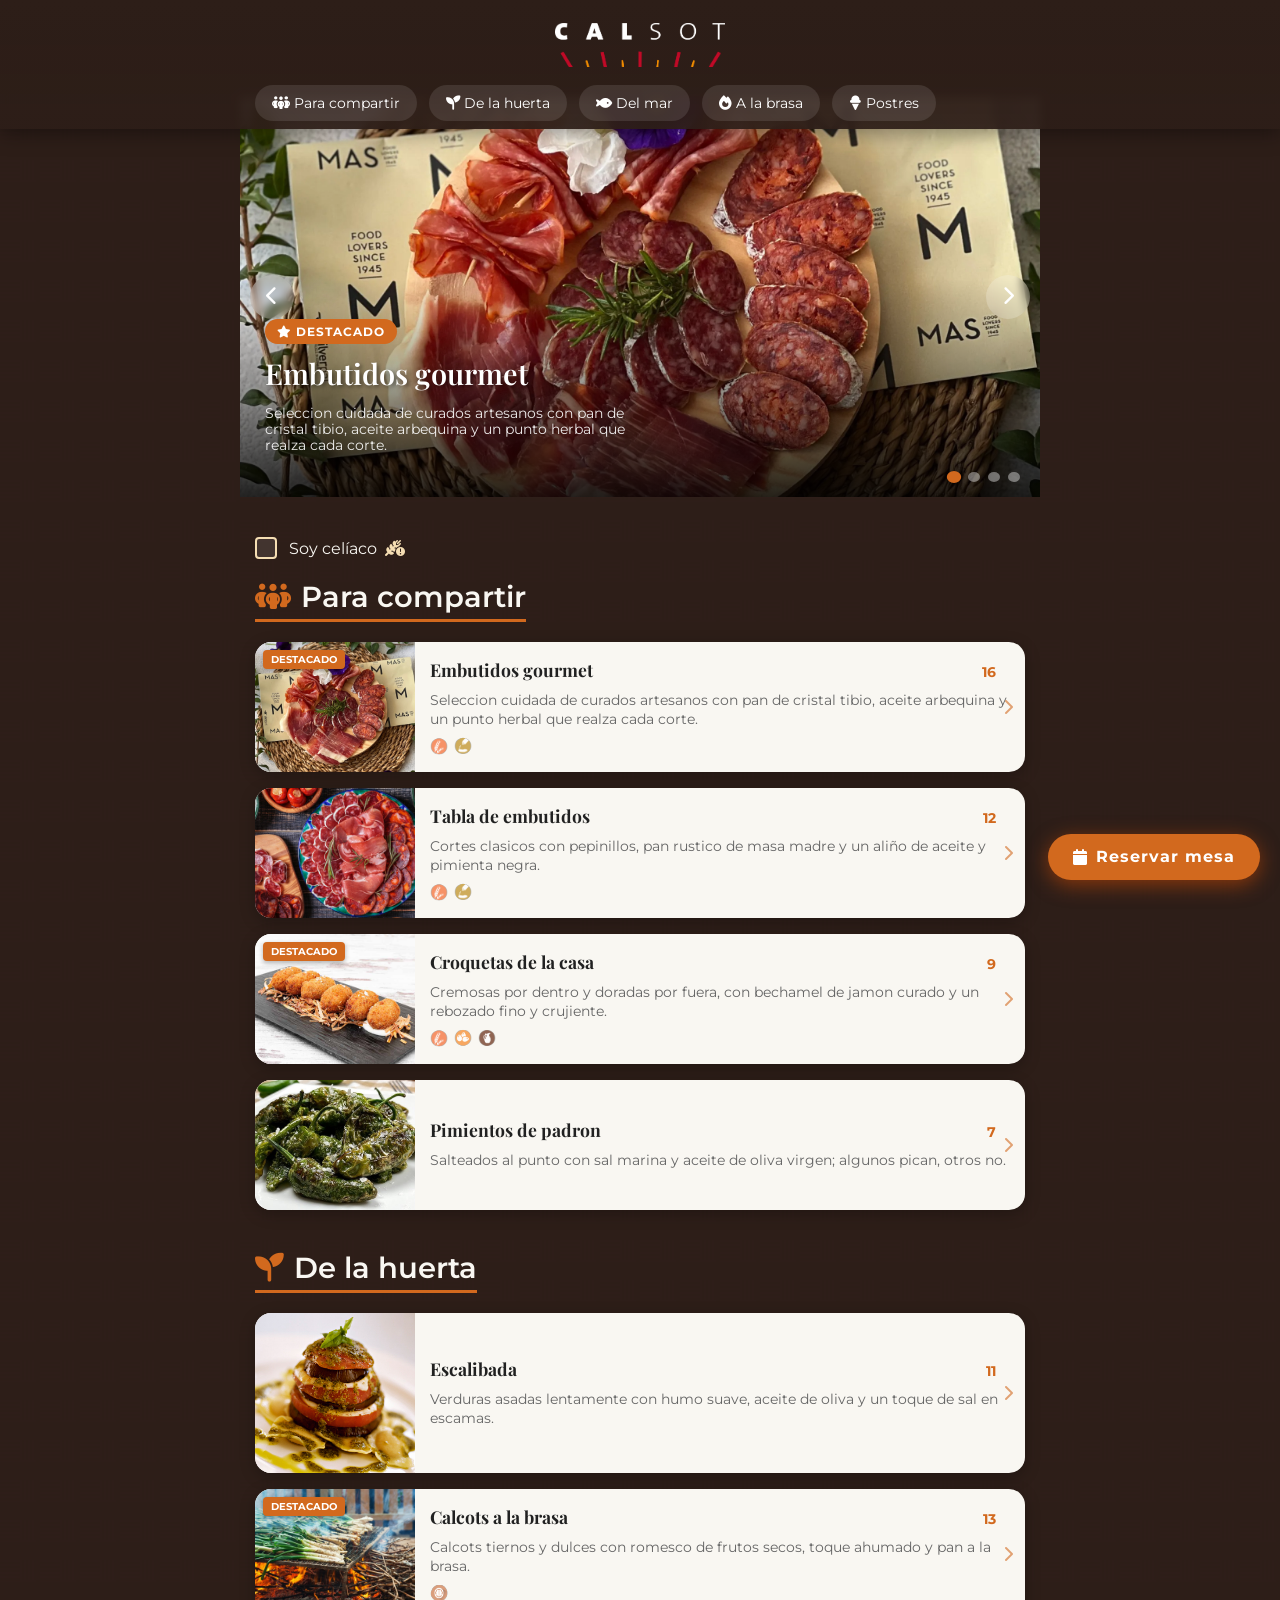
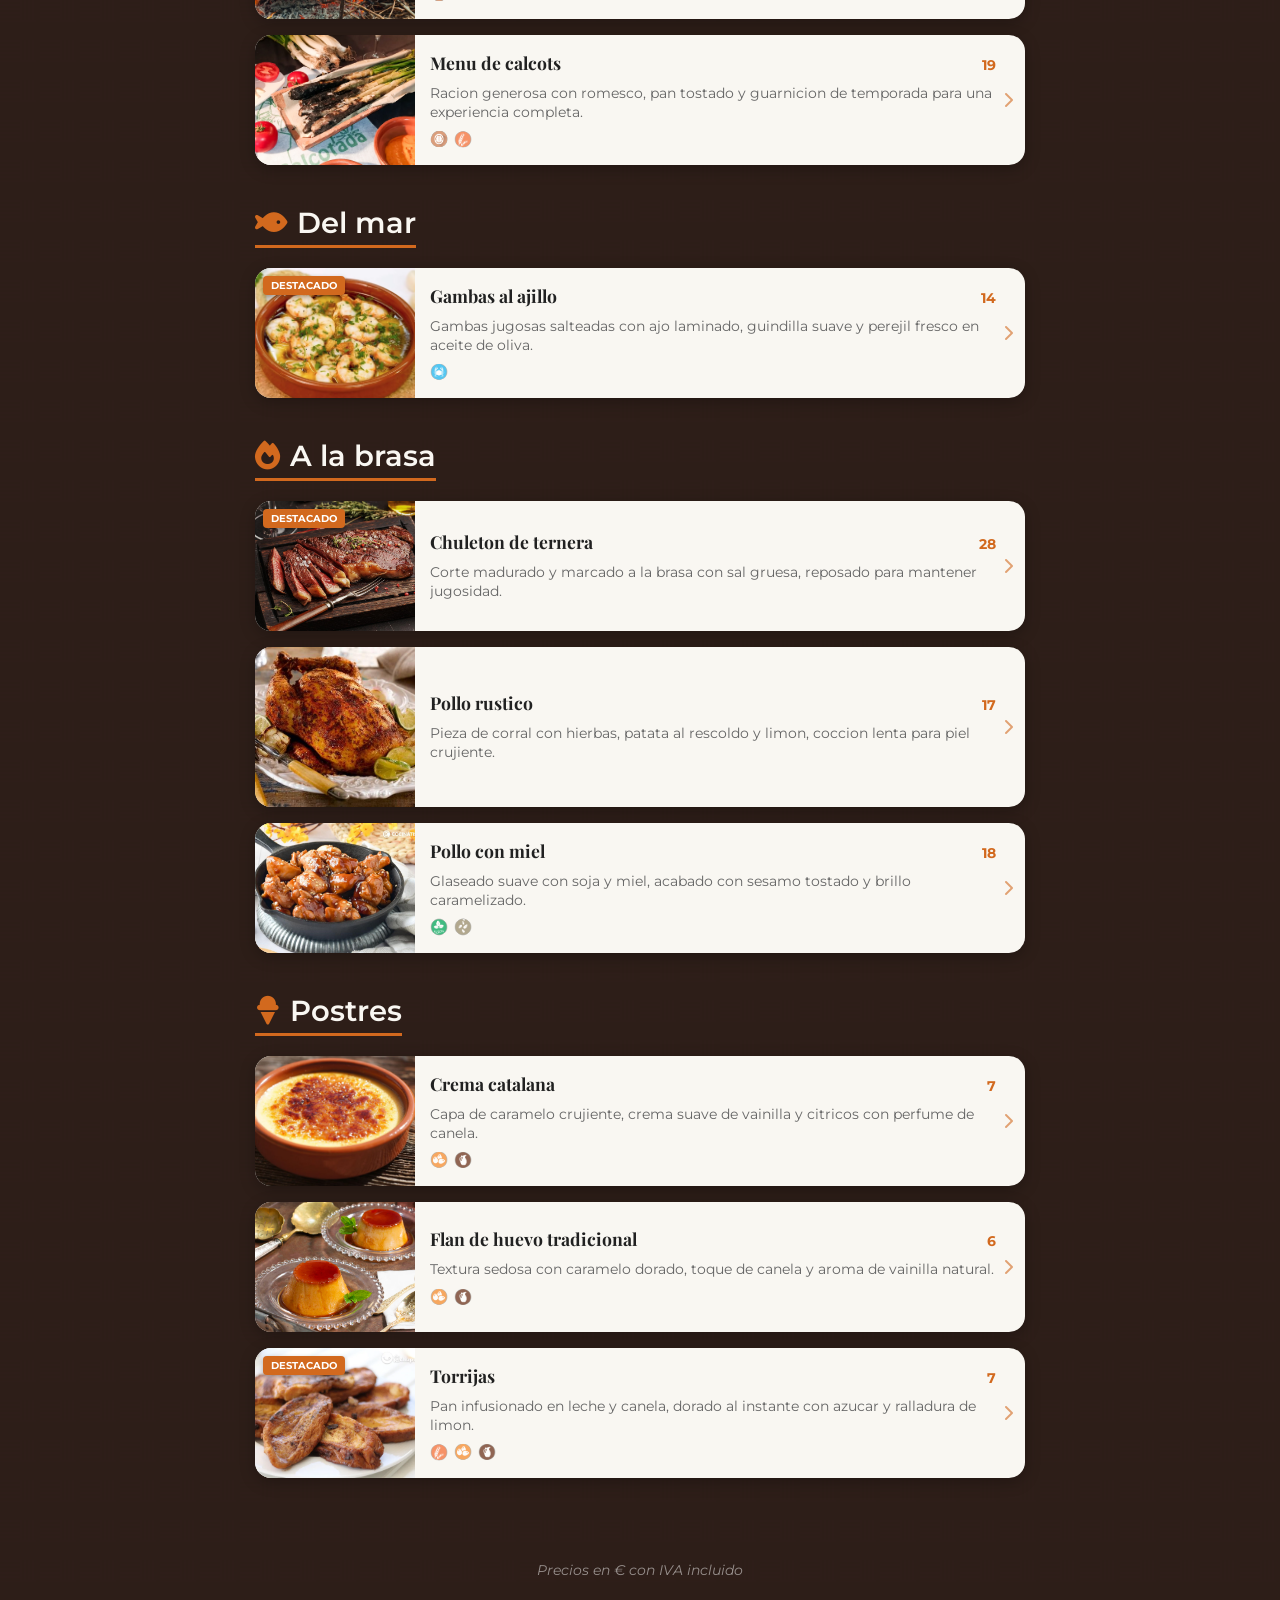
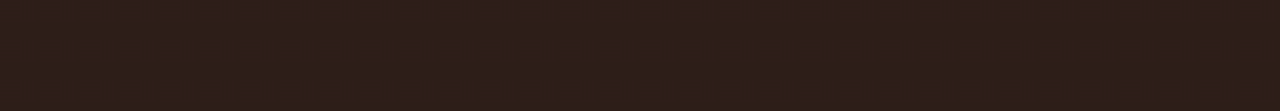
<file: prototypes/calsots/index.html>
<!doctype html>
<html lang="es">
  <head>
    <meta charset="UTF-8" />
    <meta name="viewport" content="width=device-width, initial-scale=1.0" />
    <title>Restaurante calçot - carta online</title>
    <meta name="description" content="Restaurante tradicional en la Sierra de Madrid. Especialidad en calçots a la brasa y carnes a la leña." />
    <link rel="preconnect" href="https://fonts.googleapis.com" />
    <link rel="preconnect" href="https://fonts.gstatic.com" crossorigin />
    <link
      href="https://fonts.googleapis.com/css2?family=Montserrat:wght@400;500;600;700&family=Playfair+Display:wght@600;700&display=swap"
      rel="stylesheet"
    />
    <link
      rel="stylesheet"
      href="https://cdnjs.cloudflare.com/ajax/libs/font-awesome/6.4.0/css/all.min.css"
    />
    <link rel="stylesheet" href="styles.css" />
  </head>
  <body>
    <header class="pt-15">
      <div class="brand  ">
        <img
          src="images/Logo_Calsot_Neg (1).png"
          width="200"
          height="50"
          alt="Restaurante Calçot Logo"
          class="my-2 align-middle mx-auto"
          loading="eager"
        />
      </div>
      <nav class="nav-scroller px-15 pt-10 pb-15 space-x-3" id="categoryNav"></nav>
    </header>

    <div class="hero-slider" id="heroSlider">
      <div class="slider-container" id="sliderContainer"></div>
      <div class="slider-arrows" id="sliderArrows">
        <button class="slider-arrow" id="sliderPrev" aria-label="Previous slide">
          <i class="fa-solid fa-chevron-left"></i>
        </button>
        <button class="slider-arrow" id="sliderNext" aria-label="Next slide">
          <i class="fa-solid fa-chevron-right"></i>
        </button>
      </div>
      <div class="slider-dots" id="sliderDots"></div>
    </div>

    <main>
      <div class="celiac-filter-container">
        <label class="celiac-checkbox">
          <input type="checkbox" id="celiacFilter" />
          <span class="checkmark border-cream"></span>
          <span class="label-text">
            Soy celíaco
            <i class="fa-solid fa-wheat-awn-circle-exclamation text-cream"></i>
          </span>
        </label>
      </div>

      <div id="menuSections"></div>

      <footer class="price-disclaimer">
        <p>Precios en € con IVA incluido</p>
      </footer>
    </main>

    <a
      href="https://calsot.com/reserva/"
      target="_blank"
      rel="noopener noreferrer"
      class="fab font-montserrat"
    >
      <i class="fa-solid fa-calendar"></i>
      <span class="font-montserrat">Reservar mesa</span>
    </a>

    <div class="modal-overlay" id="dishModalOverlay">
      <div class="modal-content" id="dishModalContent">
        <button class="close-btn" id="dishModalClose">
          <i class="fa-solid fa-xmark"></i>
        </button>
        <div class="modal-header-img" id="dishModalMedia"></div>
        <div class="modal-body" id="dishModalBody"></div>
      </div>
    </div>

    <div class="reminder-overlay" id="reminderOverlay">
      <div class="reminder-popup" id="reminderPopup">
        <button class="reminder-close" id="reminderClose">
          <i class="fa-solid fa-xmark"></i>
        </button>
        <div class="reminder-icon">
          <i class="fa-solid fa-clock"></i>
        </div>
        <h3 class="reminder-title">¡Recordatorio amable!</h3>
        <p class="reminder-text">
          Te recordamos que el turno de reserva finaliza a las <strong id="reminderTime">15:00</strong>.
        </p>
        <p class="reminder-subtext">¡Gracias por tu comprensión y disfruta de tu comida!</p>
        <button class="reminder-button" id="reminderButton">Entendido</button>
      </div>
    </div>

    <script src="main.js"></script>
  </body>
</html>
</file>
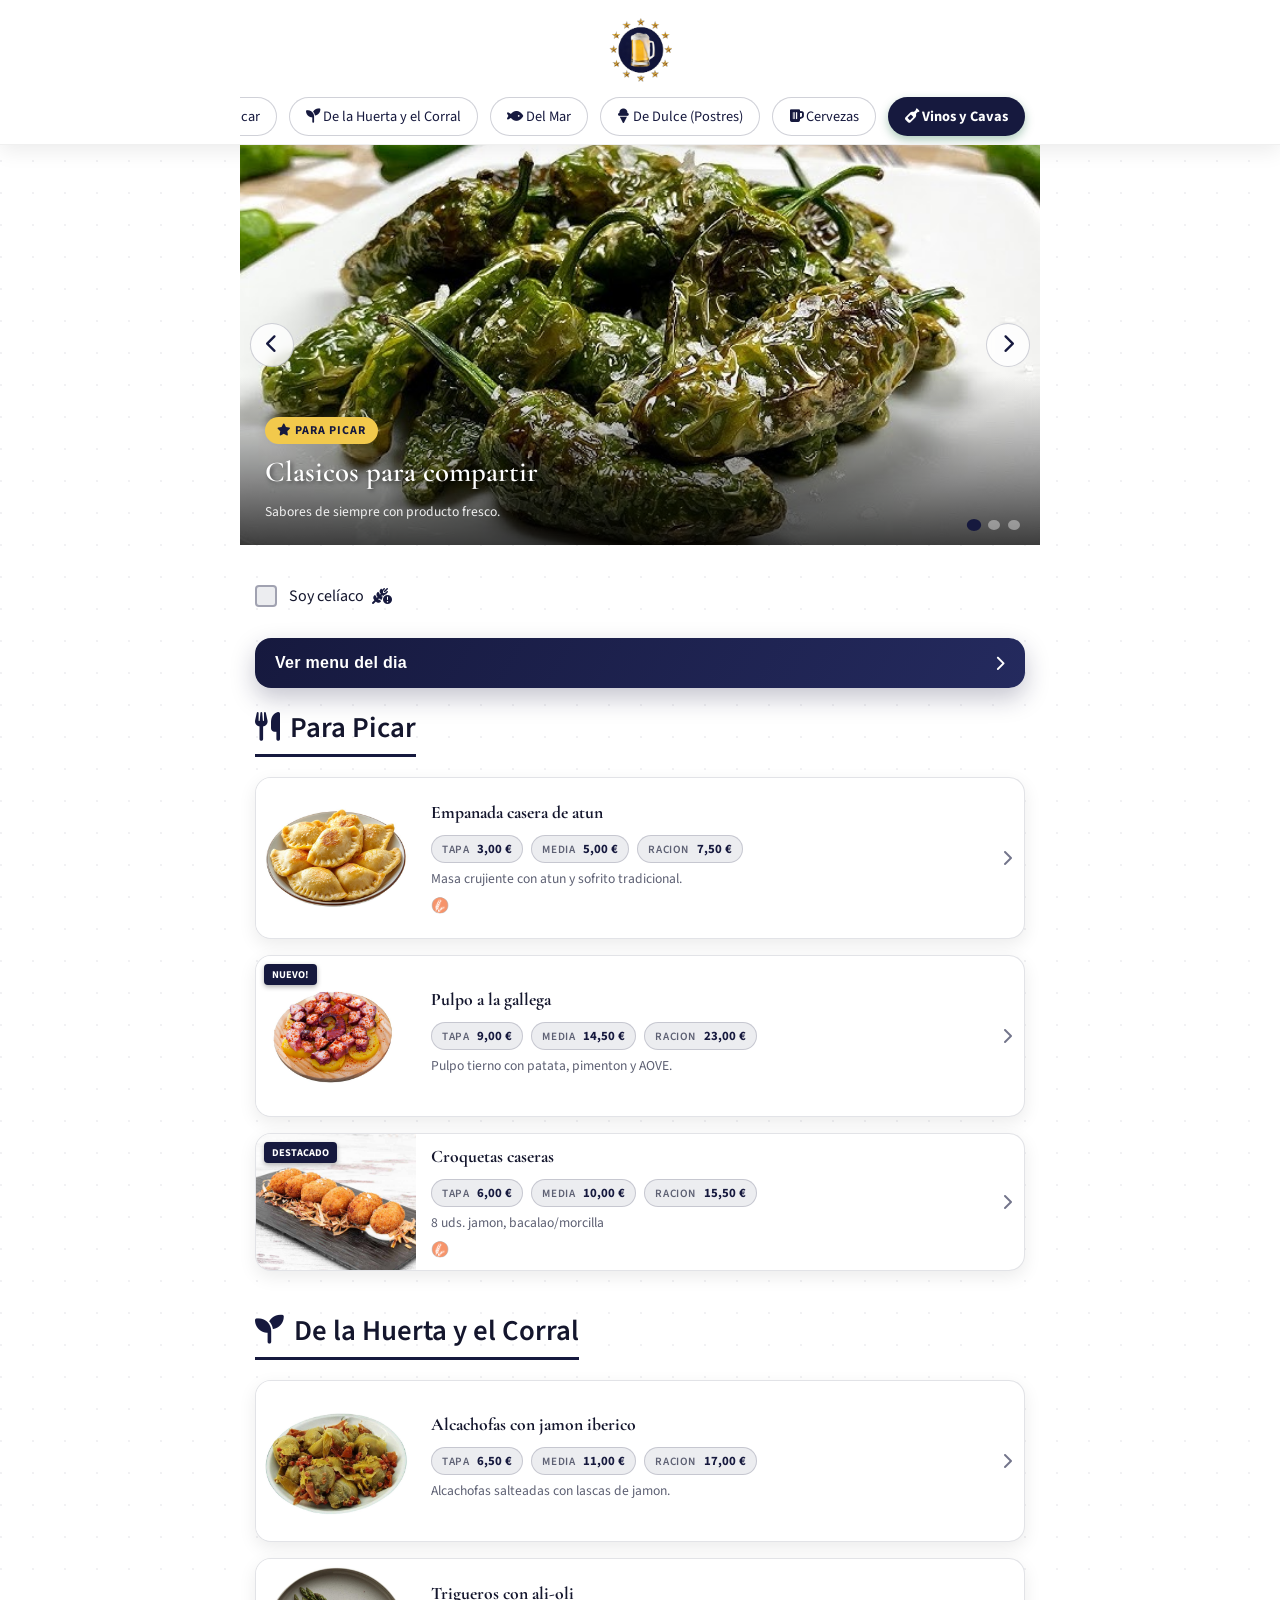
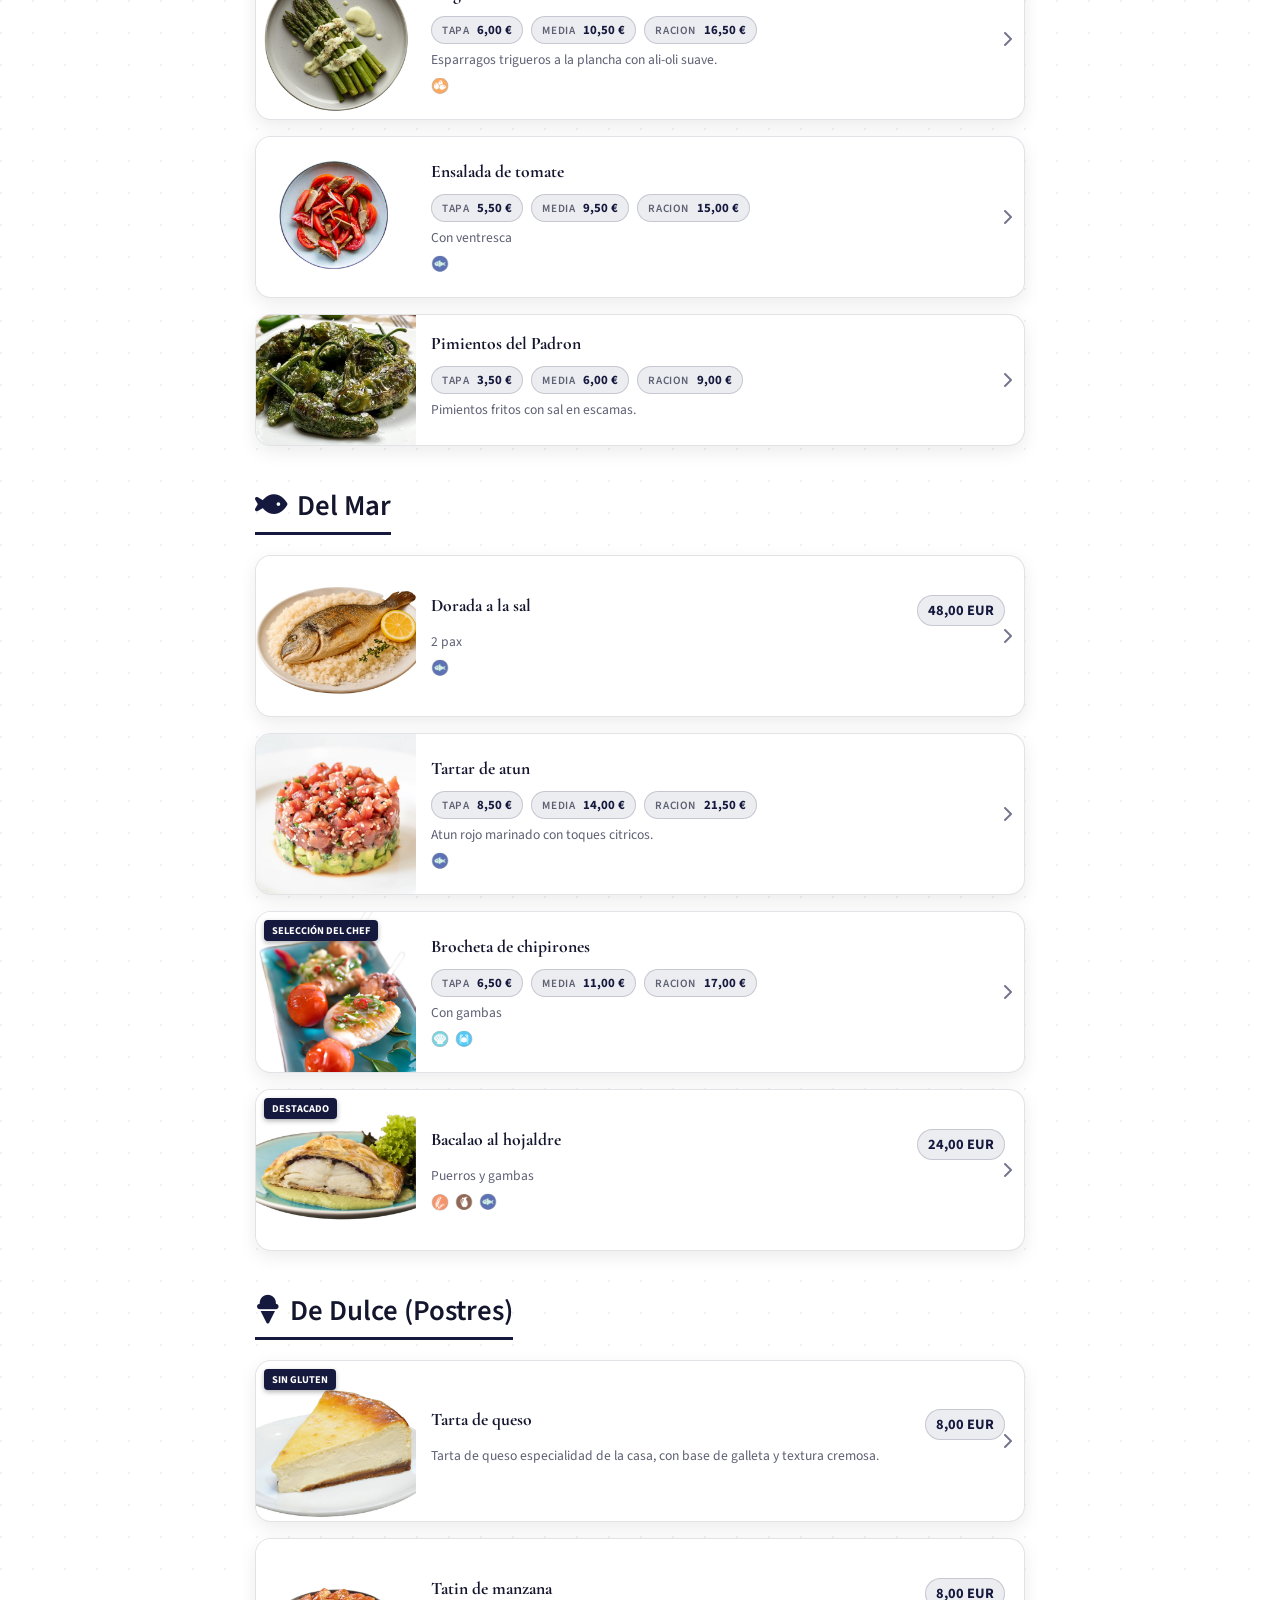
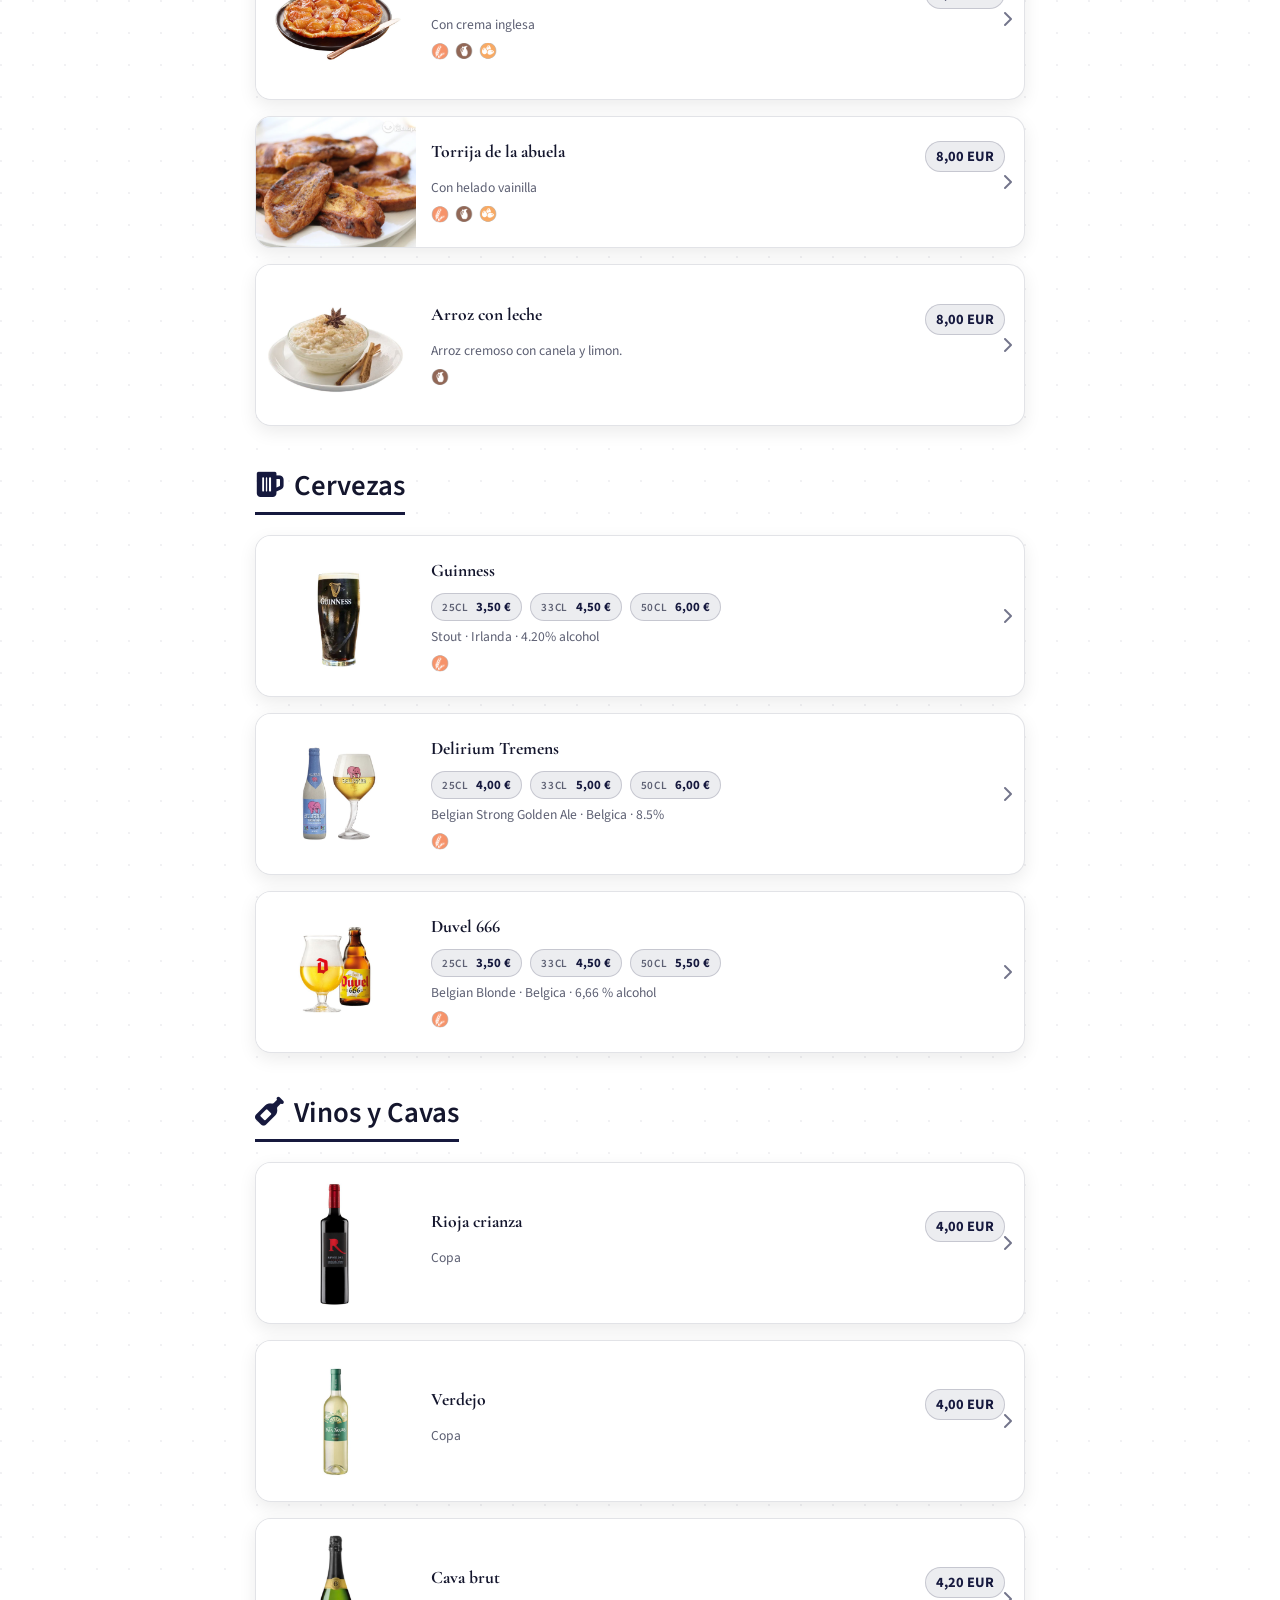
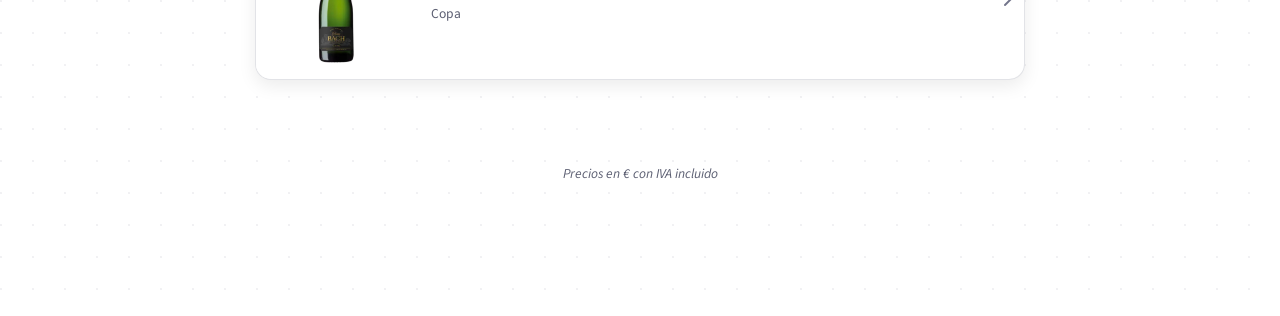
<file: prototypes/cerveceria-europa/index.html>
<!doctype html>
<html lang="es">
  <head>
    <meta charset="UTF-8" />
    <meta name="viewport" content="width=device-width, initial-scale=1.0" />
    <title>Cerveceria Europa - Cocina Clasica</title>
    <meta name="description" content="Cerveceria Europa - Cocina clasica y cervezas seleccionadas." />
    <link rel="preconnect" href="https://fonts.googleapis.com" />
    <link rel="preconnect" href="https://fonts.gstatic.com" crossorigin />
    <link
      href="https://fonts.googleapis.com/css2?family=Cormorant+Garamond:wght@500;600;700&family=Source+Sans+3:wght@400;500;600&display=swap"
      rel="stylesheet"
    />
    <link
      rel="stylesheet"
      href="https://cdnjs.cloudflare.com/ajax/libs/font-awesome/6.4.0/css/all.min.css"
    />
    <link rel="stylesheet" href="styles.css" />
  </head>
  <body>
    <header class="pt-15">
      <div class="brand">
          <div class="logo-badge">
            <img
              src="images/brand/logo.svg"
              width="120"
              height="120"
              alt="Cerveceria Europa Logo"
              class=" align-middle mx-auto"
              loading="eager"
            />
          </div>
      </div>
      <nav class="nav-scroller px-15 pt-10 pb-15 space-x-3" id="categoryNav"></nav>
    </header>

    <div class="hero-slider" id="heroSlider">
      <div class="slider-container" id="sliderContainer"></div>
      <div class="slider-arrows" id="sliderArrows">
        <button class="slider-arrow" id="sliderPrev" aria-label="Previous slide">
          <i class="fa-solid fa-chevron-left"></i>
        </button>
        <button class="slider-arrow" id="sliderNext" aria-label="Next slide">
          <i class="fa-solid fa-chevron-right"></i>
        </button>
      </div>
      <div class="slider-dots" id="sliderDots"></div>
    </div>

    <main>
      <div class="celiac-filter-container">
        <label class="celiac-checkbox">
          <input type="checkbox" id="celiacFilter" />
          <span class="checkmark border-cream"></span>
          <span class="label-text">
            Soy celíaco
            <i class="fa-solid fa-wheat-awn-circle-exclamation text-cream"></i>
          </span>
        </label>
      </div>

      <div class="daily-menu-callout">
        <button class="daily-menu-trigger" id="dailyMenuButton">
          Ver menu del dia
        </button>
      </div>

      <div id="menuSections"></div>

      <footer class="price-disclaimer">
        <p>Precios en € con IVA incluido</p>
      </footer>
    </main>

    <div class="modal-overlay" id="dishModalOverlay">
      <div class="modal-content" id="dishModalContent">
        <button class="close-btn" id="dishModalClose">
          <i class="fa-solid fa-xmark"></i>
        </button>
        <div class="modal-header-img" id="dishModalMedia"></div>
        <div class="modal-body" id="dishModalBody"></div>
      </div>
    </div>

    <div class="daily-menu-overlay" id="dailyMenuOverlay">
      <div class="daily-menu-content" id="dailyMenuContent">
        <button class="close-btn" id="dailyMenuClose">
          <i class="fa-solid fa-xmark"></i>
        </button>
        <div class="daily-menu-body" id="dailyMenuBody"></div>
      </div>
    </div>

    <script src="main.js"></script>
  </body>
</html>
</file>
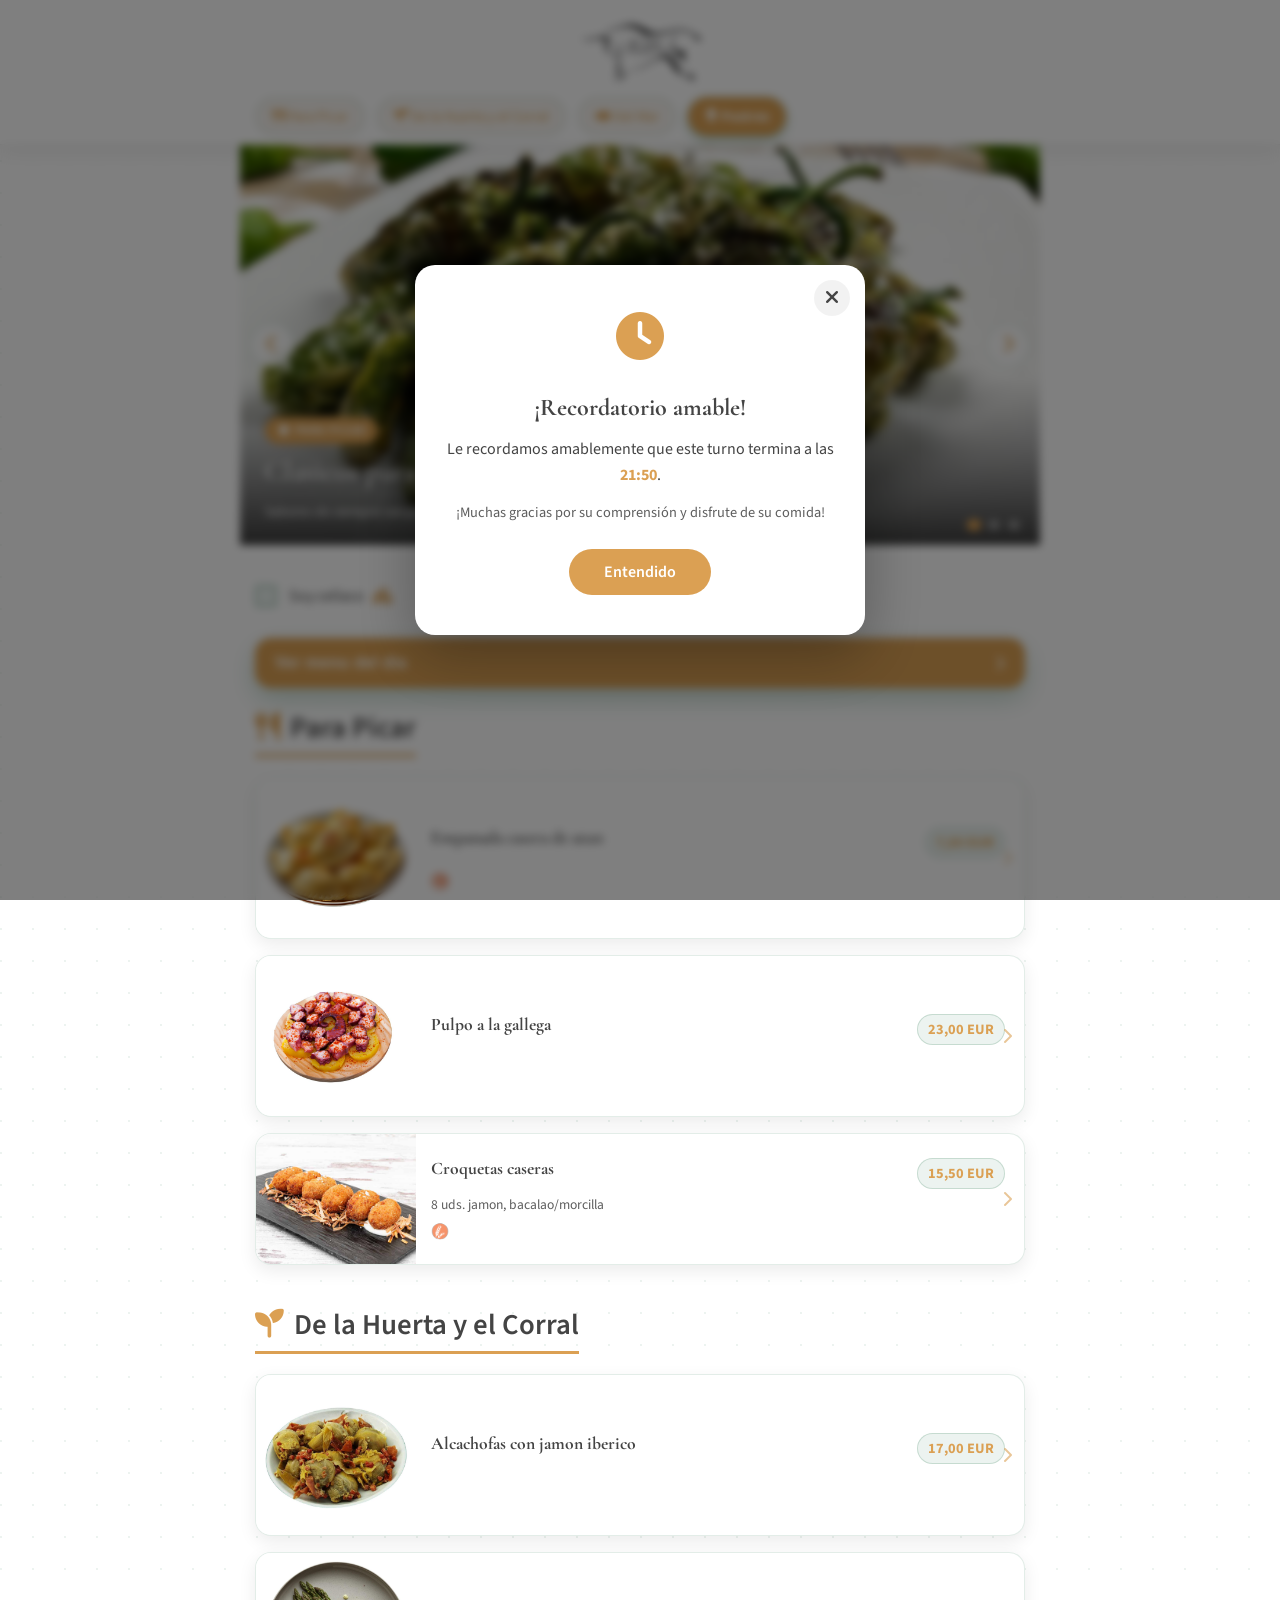
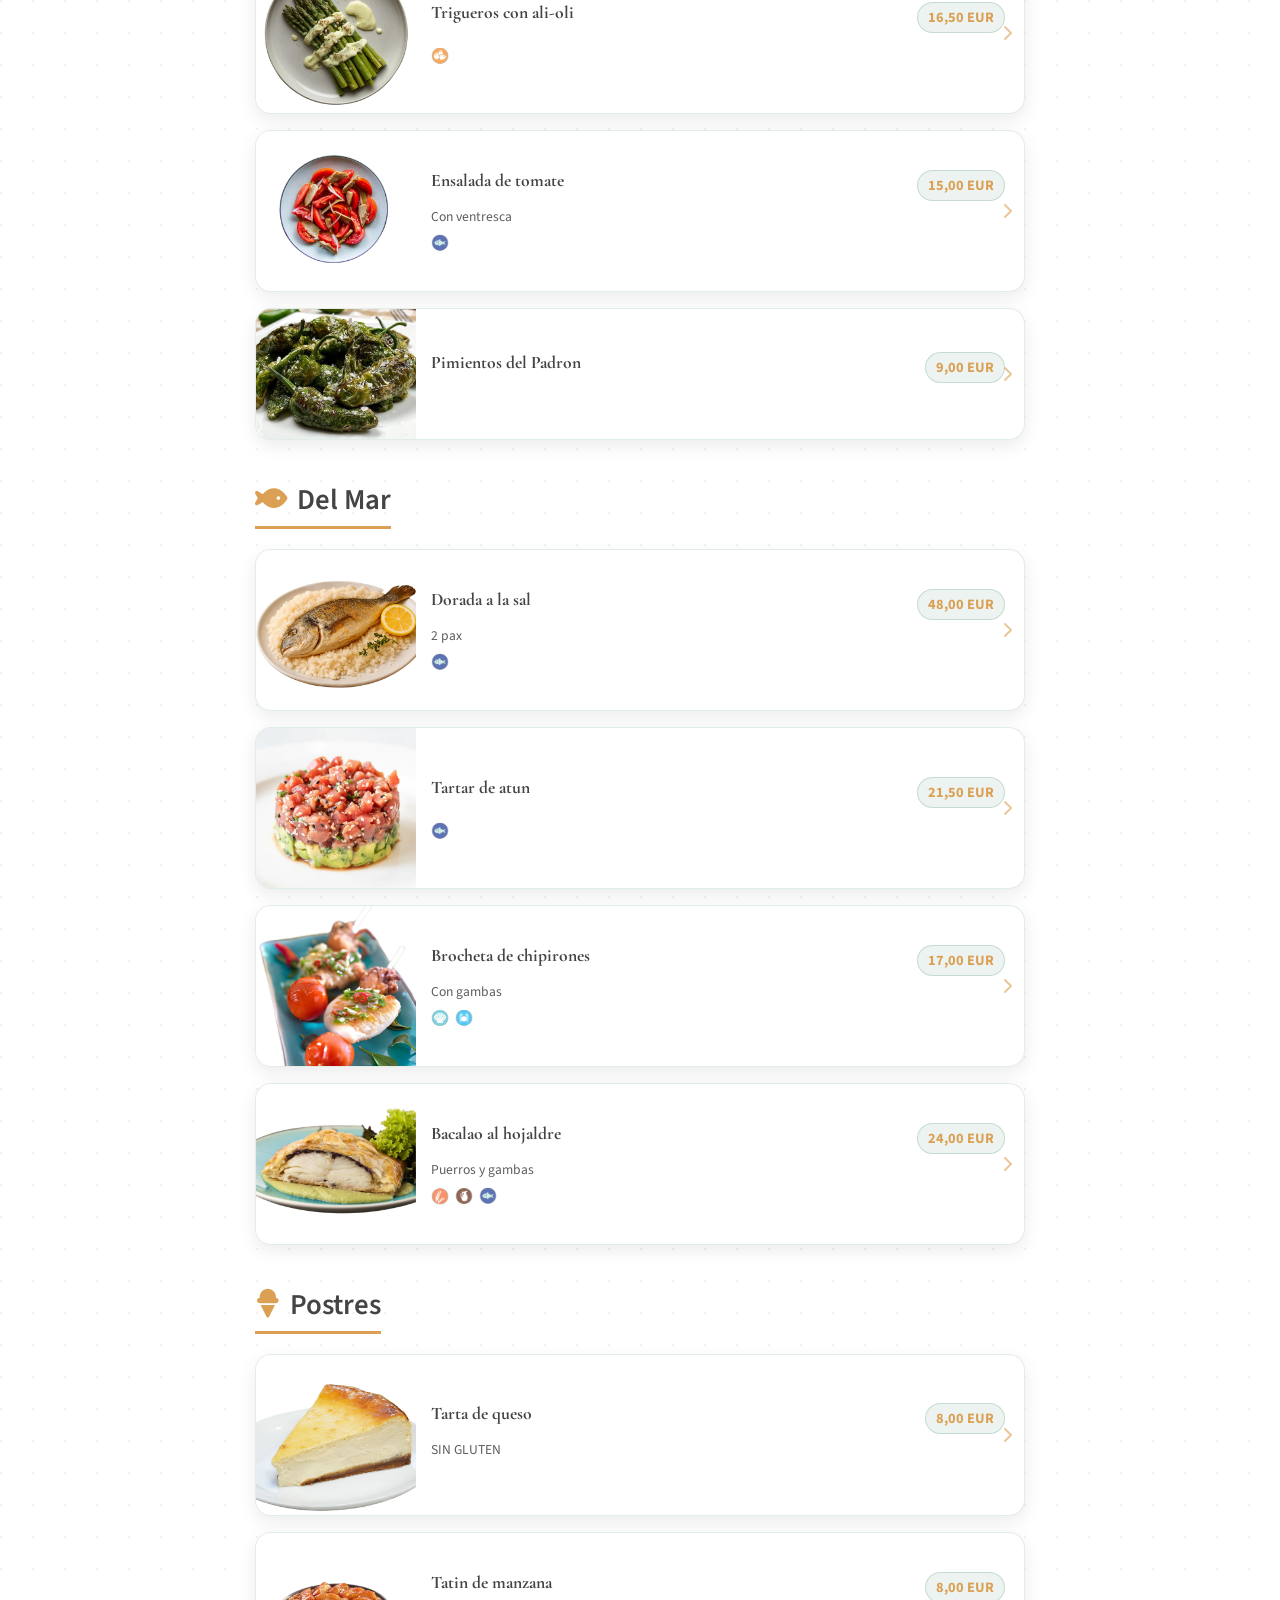
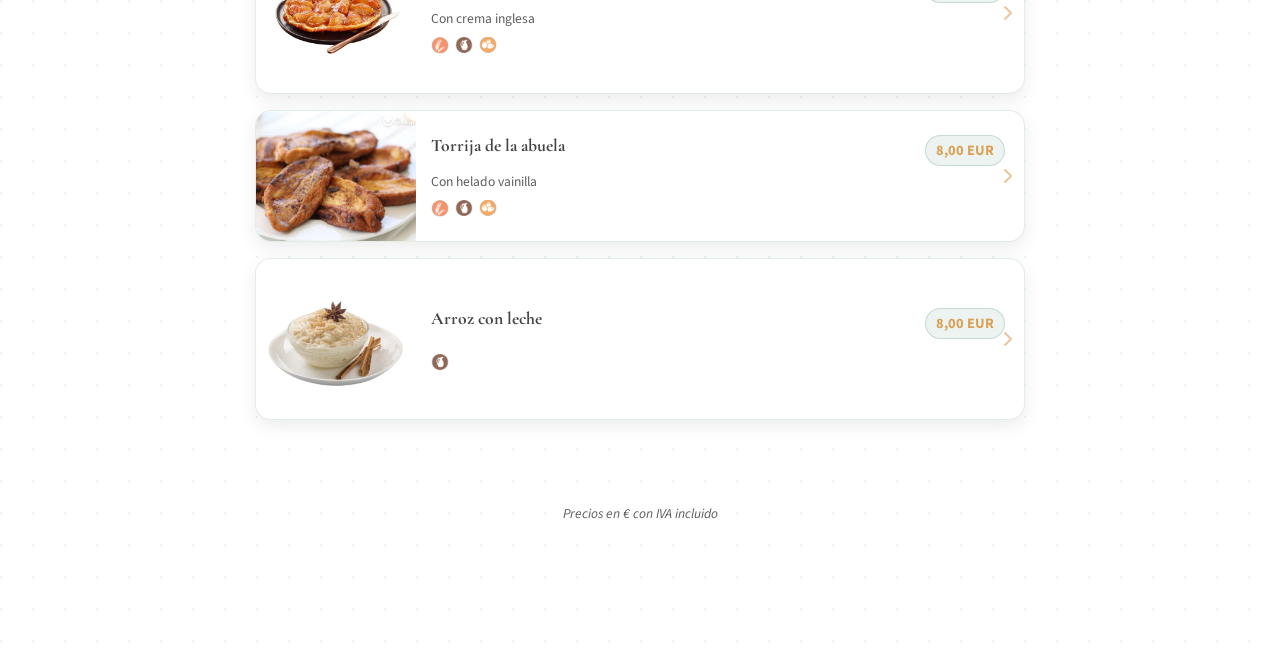
<file: prototypes/el-toro/index.html>
<!doctype html>
<html lang="es">
  <head>
    <meta charset="UTF-8" />
    <meta name="viewport" content="width=device-width, initial-scale=1.0" />
    <title>El Toro Majadahonda - Carne a la Brasa</title>
    <meta name="description" content="El Toro Majadahonda - Especialistas en carne a la brasa de la máxima calidad." />
    <link rel="preconnect" href="https://fonts.googleapis.com" />
    <link rel="preconnect" href="https://fonts.gstatic.com" crossorigin />
    <link
      href="https://fonts.googleapis.com/css2?family=Cormorant+Garamond:wght@500;600;700&family=Source+Sans+3:wght@400;500;600&display=swap"
      rel="stylesheet"
    />
    <link
      rel="stylesheet"
      href="https://cdnjs.cloudflare.com/ajax/libs/font-awesome/6.4.0/css/all.min.css"
    />
    <link rel="stylesheet" href="styles.css" />
  </head>
  <body>
    <header class="pt-15">
      <div class="brand">
        <img src="/prototypes/el-toro/images/brand/logo.svg" alt="El Toro Majadahonda - Carne a la Brasa" width="150" height="50" class="align-middle mx-auto" loading="eager" />
      </div>
      <nav class="nav-scroller px-15 pt-10 pb-15 space-x-3" id="categoryNav"></nav>
    </header>

    <div class="hero-slider" id="heroSlider">
      <div class="slider-container" id="sliderContainer"></div>
      <div class="slider-arrows" id="sliderArrows">
        <button class="slider-arrow" id="sliderPrev" aria-label="Previous slide">
          <i class="fa-solid fa-chevron-left"></i>
        </button>
        <button class="slider-arrow" id="sliderNext" aria-label="Next slide">
          <i class="fa-solid fa-chevron-right"></i>
        </button>
      </div>
      <div class="slider-dots" id="sliderDots"></div>
    </div>

    <main>
      <div class="celiac-filter-container">
        <label class="celiac-checkbox">
          <input type="checkbox" id="celiacFilter" />
          <span class="checkmark border-cream"></span>
          <span class="label-text">
            Soy celíaco
            <i class="fa-solid fa-wheat-awn-circle-exclamation text-cream"></i>
          </span>
        </label>
      </div>

      <div class="daily-menu-callout">
        <button class="daily-menu-trigger" id="dailyMenuButton">
          Ver menu del dia
        </button>
      </div>

      <div id="menuSections"></div>

      <footer class="price-disclaimer">
        <p>Precios en € con IVA incluido</p>
      </footer>
    </main>

    <div class="modal-overlay" id="dishModalOverlay">
      <div class="modal-content" id="dishModalContent">
        <button class="close-btn" id="dishModalClose">
          <i class="fa-solid fa-xmark"></i>
        </button>
        <div class="modal-header-img" id="dishModalMedia"></div>
        <div class="modal-body" id="dishModalBody"></div>
      </div>
    </div>

    <div class="daily-menu-overlay" id="dailyMenuOverlay">
      <div class="daily-menu-content" id="dailyMenuContent">
        <button class="close-btn" id="dailyMenuClose">
          <i class="fa-solid fa-xmark"></i>
        </button>
        <div class="daily-menu-body" id="dailyMenuBody"></div>
      </div>
    </div>

    <div class="reminder-overlay" id="reminderOverlay">
      <div class="reminder-popup" id="reminderPopup">
        <button class="reminder-close" id="reminderClose">
          <i class="fa-solid fa-xmark"></i>
        </button>
        <div class="reminder-icon">
          <i class="fa-solid fa-clock"></i>
        </div>
        <h3 class="reminder-title">¡Recordatorio amable!</h3>
        <p class="reminder-text">
          Le recordamos amablemente que este turno termina a las <strong>21:50</strong>.
        </p>
        <p class="reminder-subtext">¡Muchas gracias por su comprensión y disfrute de su comida!</p>
        <button class="reminder-button" id="reminderButton">Entendido</button>
      </div>
    </div>

    <script src="main.js"></script>
  </body>
</html>
</file>
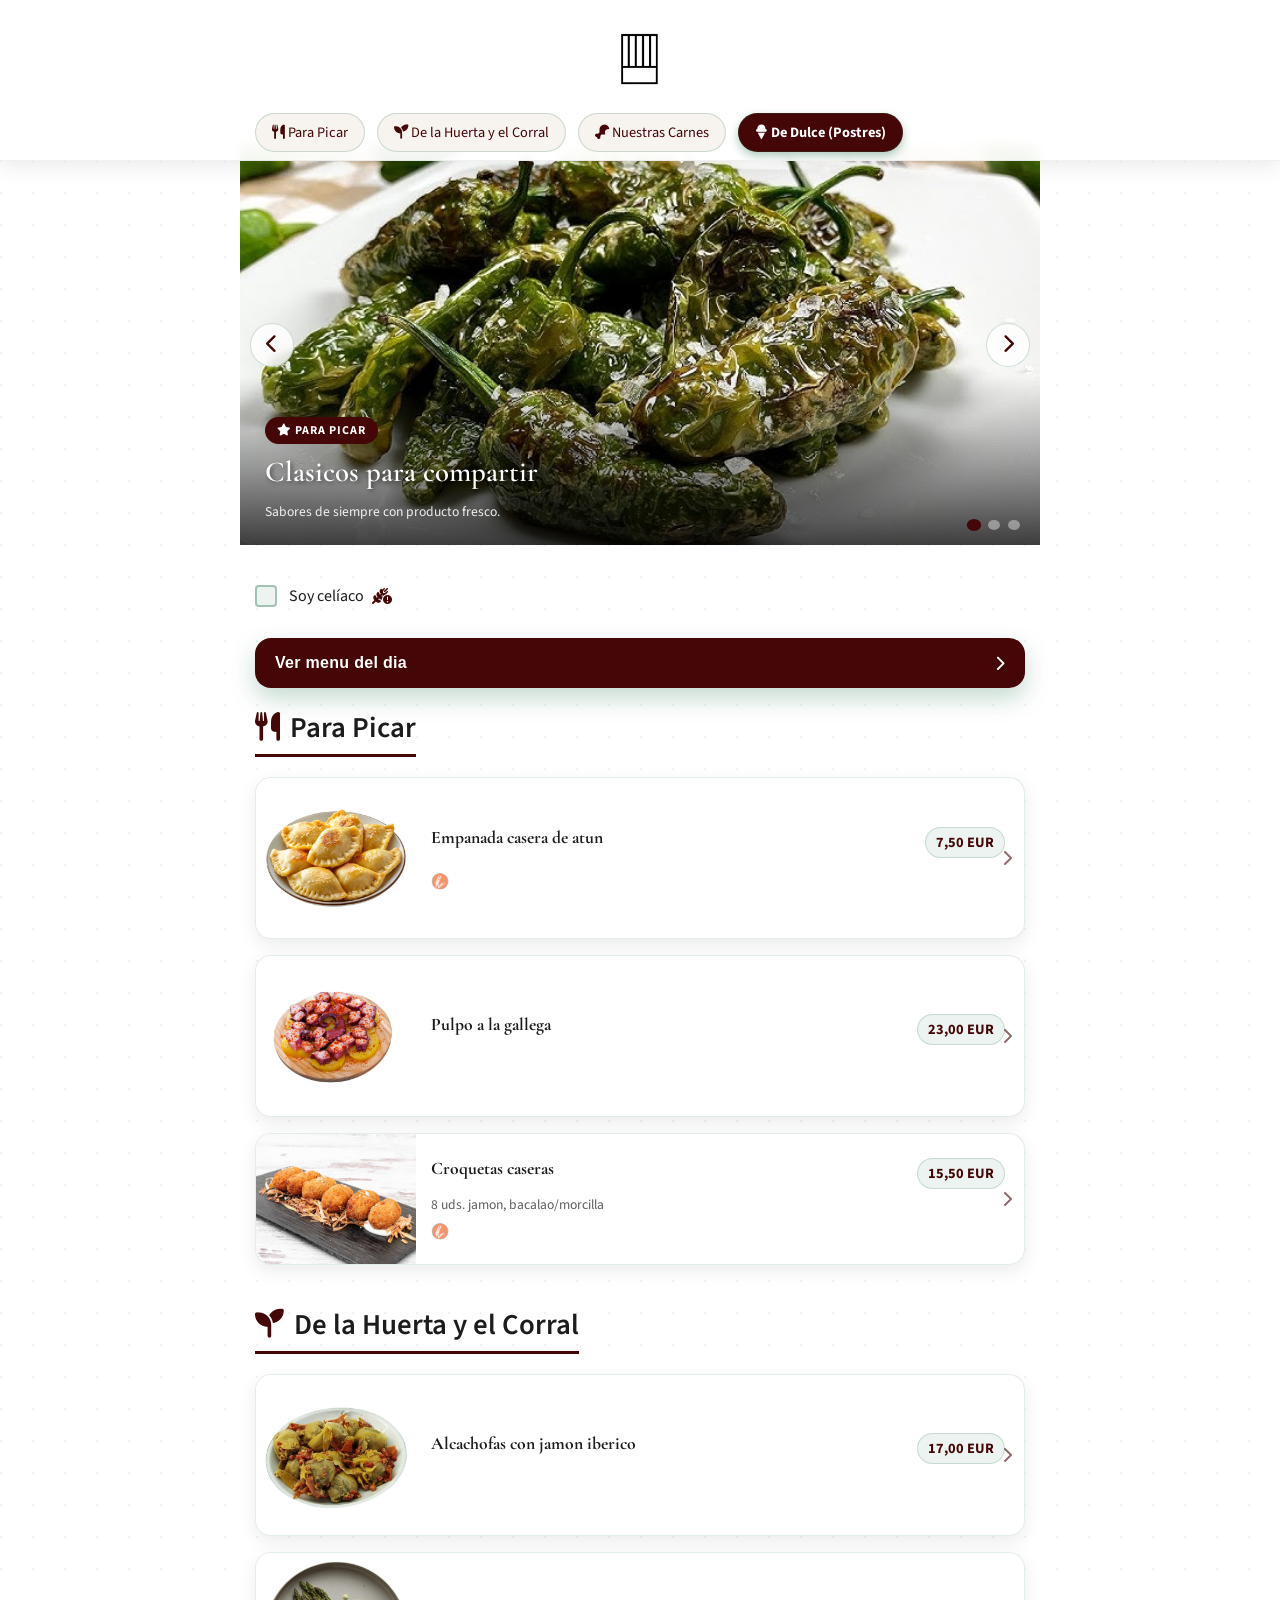
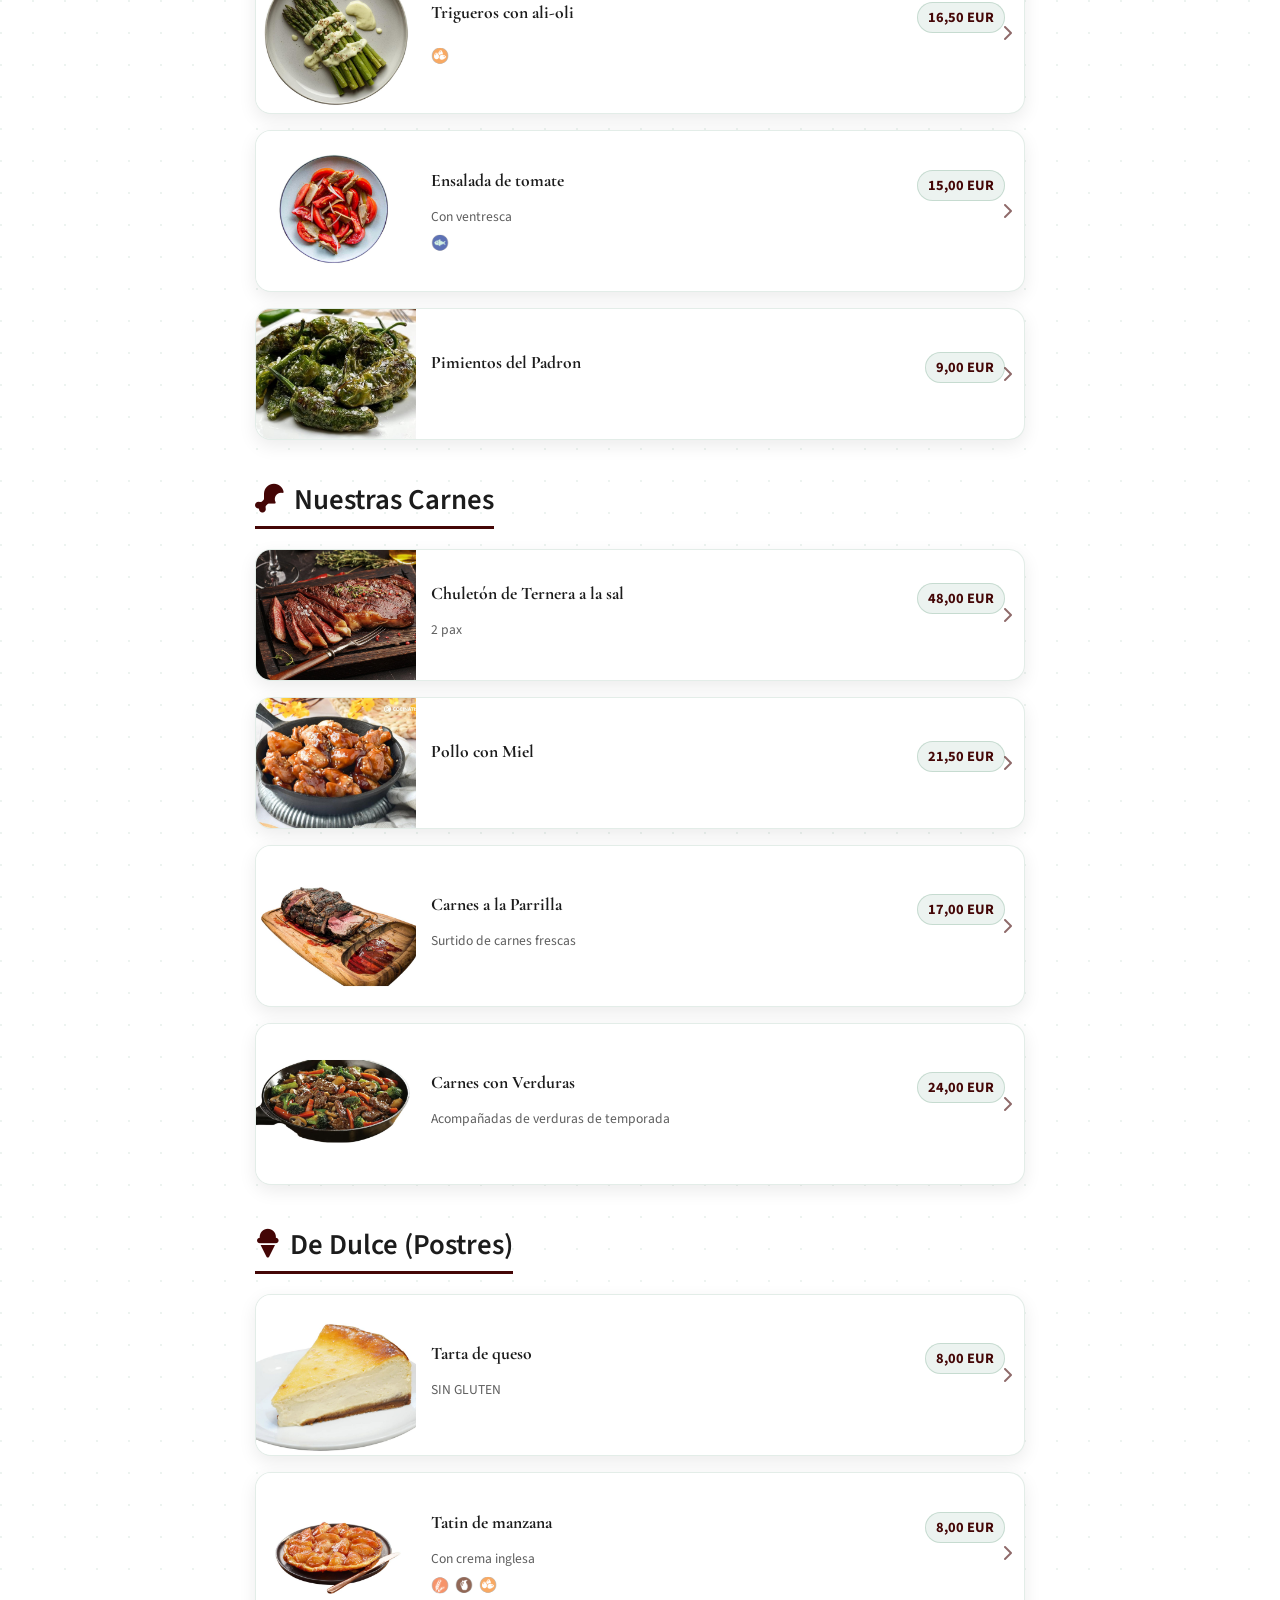
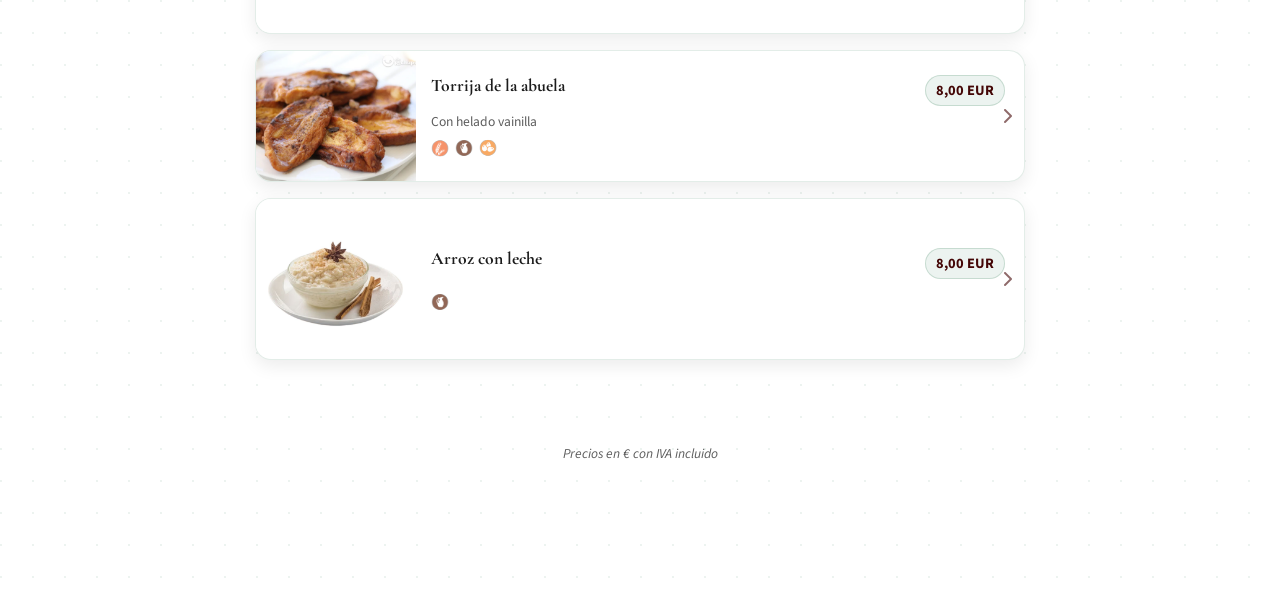
<file: prototypes/estoque/index.html>
<!doctype html>
<html lang="es">
  <head>
    <meta charset="UTF-8" />
    <meta name="viewport" content="width=device-width, initial-scale=1.0" />
    <title>Carta Digital Estoque - Cocina Moderna</title>
    <meta name="description" content="Carta Digital Estoque - Cocina Moderna con producto fresco." />
    <link rel="preconnect" href="https://fonts.googleapis.com" />
    <link rel="preconnect" href="https://fonts.gstatic.com" crossorigin />
    <link
      href="https://fonts.googleapis.com/css2?family=Cormorant+Garamond:wght@500;600;700&family=Source+Sans+3:wght@400;500;600&display=swap"
      rel="stylesheet"
    />
    <link
      rel="stylesheet"
      href="https://cdnjs.cloudflare.com/ajax/libs/font-awesome/6.4.0/css/all.min.css"
    />
    <link rel="stylesheet" href="styles.css" />
  </head>
  <body>
    <header class="pt-15">
      <div class="brand">
        <div class="logo-badge">
          <img
            src="images/brand/logo.svg"
            width="120"
            height="120"
            alt="La Pulperia Logo"
            class="my-2 align-middle mx-auto"
            loading="eager"
          />
        </div>
      </div>
      <nav class="nav-scroller px-15 pt-10 pb-15 space-x-3" id="categoryNav"></nav>
    </header>

    <div class="hero-slider" id="heroSlider">
      <div class="slider-container" id="sliderContainer"></div>
      <div class="slider-arrows" id="sliderArrows">
        <button class="slider-arrow" id="sliderPrev" aria-label="Previous slide">
          <i class="fa-solid fa-chevron-left"></i>
        </button>
        <button class="slider-arrow" id="sliderNext" aria-label="Next slide">
          <i class="fa-solid fa-chevron-right"></i>
        </button>
      </div>
      <div class="slider-dots" id="sliderDots"></div>
    </div>

    <main>
      <div class="celiac-filter-container">
        <label class="celiac-checkbox">
          <input type="checkbox" id="celiacFilter" />
          <span class="checkmark border-cream"></span>
          <span class="label-text">
            Soy celíaco
            <i class="fa-solid fa-wheat-awn-circle-exclamation text-cream"></i>
          </span>
        </label>
      </div>

      <div class="daily-menu-callout">
        <button class="daily-menu-trigger" id="dailyMenuButton">
          Ver menu del dia
        </button>
      </div>

      <div id="menuSections"></div>

      <footer class="price-disclaimer">
        <p>Precios en € con IVA incluido</p>
      </footer>
    </main>

    <div class="modal-overlay" id="dishModalOverlay">
      <div class="modal-content" id="dishModalContent">
        <button class="close-btn" id="dishModalClose">
          <i class="fa-solid fa-xmark"></i>
        </button>
        <div class="modal-header-img" id="dishModalMedia"></div>
        <div class="modal-body" id="dishModalBody"></div>
      </div>
    </div>

    <div class="daily-menu-overlay" id="dailyMenuOverlay">
      <div class="daily-menu-content" id="dailyMenuContent">
        <button class="close-btn" id="dailyMenuClose">
          <i class="fa-solid fa-xmark"></i>
        </button>
        <div class="daily-menu-body" id="dailyMenuBody"></div>
      </div>
    </div>

    <script src="main.js"></script>
  </body>
</html>
</file>
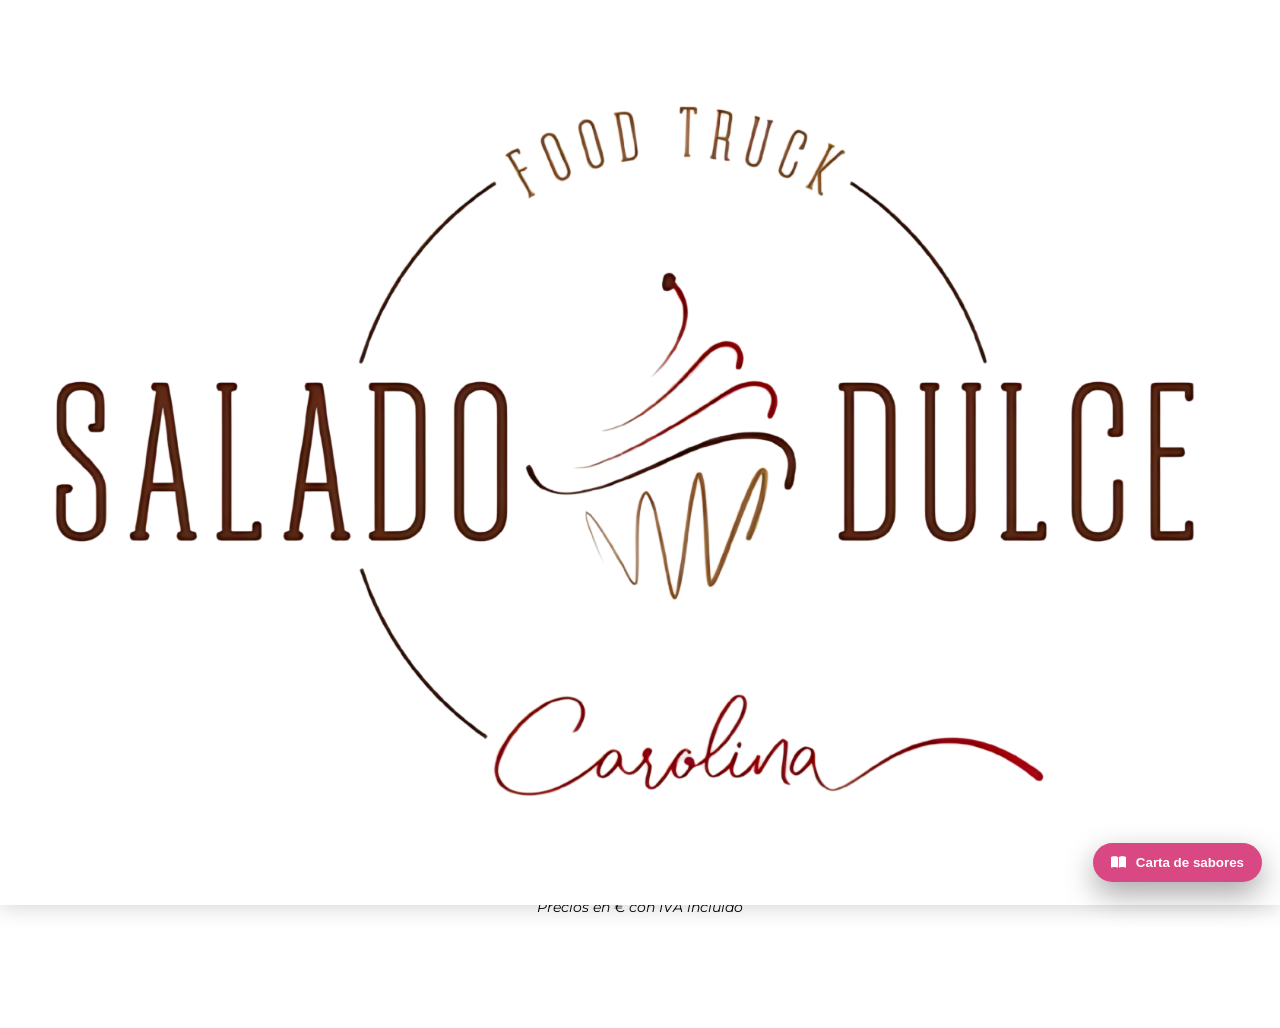
<file: prototypes/heladeria-playa-san-juan/index.html>
<!doctype html>
<html lang="es">
  <head>
    <meta charset="UTF-8" />
    <meta name="viewport" content="width=device-width, initial-scale=1.0" />
    <title>Heladeria Playa San Juan - Helados, batidos y desayunos</title>
    <meta name="description" content="Heladeria Playa San Juan - Copas de helado, batidos, granizados y desayunos frente al mar." />
    <link rel="preconnect" href="https://fonts.googleapis.com" />
    <link rel="preconnect" href="https://fonts.gstatic.com" crossorigin />
    <link
      href="https://fonts.googleapis.com/css2?family=Montserrat:wght@400;500;600;700&family=Playfair+Display:wght@600;700&display=swap"
      rel="stylesheet"
    />
    <link
      rel="stylesheet"
      href="https://cdnjs.cloudflare.com/ajax/libs/font-awesome/6.4.0/css/all.min.css"
    />
    <link rel="stylesheet" href="styles.css" />
  </head>
  <body>
    <header class="">
      <button class="back-button" id="backToLanding" type="button" aria-label="Volver a categorias">
        <i class="fa-solid fa-chevron-left mx-auto"></i>
      </button>
      <div class="brand">
        <div class="logo-badge">
          <img
            src="images/brand/logo.png"
            width="100"
            height="100"
            alt="Heladeria Playa San Juan Logo"
            class="align-middle mx-auto"
            loading="eager"
          />
        </div>
      </div>
    </header>

    <main>
      <section class="page page-landing is-active" id="landingOptions" aria-label="Secciones principales">
        <div class="landing-header">
          <h2>¿Qué estás buscando?</h2>
          <p>Helados cremosos, batidos refrescantes o desayunos para empezar el dia.</p>
        </div>
        <div class="landing-grid">
          <a class="landing-card" href="#copas_helado" data-category="copas_helado">
            <img src="../../data/images/dishes/helados/helado-ecologico.jpg" alt="Helados" loading="lazy" />
            <div class="landing-overlay">
              <span class="landing-chip">Helados</span>
              <h3>Copas y tarrinas</h3>
              <p>Descubre los sabores estrella del dia.</p>
            </div>
          </a>
          <a class="landing-card" href="#batidos_granizados" data-category="batidos_granizados">
            <img src="../../data/images/dishes/bebidas/horchata.jpg" alt="Batidos y granizados" loading="lazy" />
            <div class="landing-overlay">
              <span class="landing-chip">Batidos</span>
              <h3>Batidos y granizados</h3>
              <p>Batidos con helado y granizados clasicos.</p>
            </div>
          </a>
          <a class="landing-card" href="#meriendas_desayunos" data-category="meriendas_desayunos">
            <img src="../../data/images/dishes/bocadillos/bocadillo-jamon.jpg" alt="Meriendas y desayunos" loading="lazy" />
            <div class="landing-overlay">
              <span class="landing-chip">Bocadillos y tostadas</span>
              <h3>Meriendas y desayunos</h3>
              <p>Opciones sencillas para cualquier hora.</p>
            </div>
          </a>
        </div>
      </section>

      <div class="page page-menu" id="menuView">
        <div class="hero-slider" id="heroSlider">
          <div class="slider-container" id="sliderContainer"></div>
          <div class="slider-arrows" id="sliderArrows">
            <button class="slider-arrow" id="sliderPrev" aria-label="Previous slide">
              <i class="fa-solid fa-chevron-left"></i>
            </button>
            <button class="slider-arrow" id="sliderNext" aria-label="Next slide">
              <i class="fa-solid fa-chevron-right"></i>
            </button>
          </div>
          <div class="slider-dots" id="sliderDots"></div>
        </div>

        <div class="celiac-filter-container">
        <label class="celiac-checkbox">
          <input type="checkbox" id="celiacFilter" />
          <span class="checkmark border-cream"></span>
          <span class="label-text">
            Soy celíaco
            <i class="fa-solid fa-wheat-awn-circle-exclamation text-cream"></i>
          </span>
        </label>
      </div>

        <div id="menuSections"></div>
      </div>

      <footer class="price-disclaimer">
        <p>Precios en € con IVA incluido</p>
      </footer>
    </main>

    <div class="modal-overlay" id="dishModalOverlay">
      <div class="modal-content" id="dishModalContent">
        <button class="close-btn" id="dishModalClose">
          <i class="fa-solid fa-xmark"></i>
        </button>
        <div class="modal-header-img" id="dishModalMedia"></div>
        <div class="modal-body" id="dishModalBody"></div>
      </div>
    </div>

    <button class="flavor-button" id="flavorButton" aria-label="Ver carta de sabores">
      <i class="fa-solid fa-book-open"></i>
      Carta de sabores
    </button>

    <div class="flavor-modal-overlay" id="flavorModalOverlay">
      <div class="flavor-modal" id="flavorModal">
        <button class="flavor-close" id="flavorModalClose" aria-label="Cerrar carta de sabores">
          <i class="fa-solid fa-xmark"></i>
        </button>
        <header class="flavor-modal-header">
          <h2>Carta de sabores</h2>
        </header>
        <div class="flavor-modal-body" id="flavorModalBody"></div>
      </div>
    </div>

    <script src="main.js"></script>
  </body>
</html>
</file>
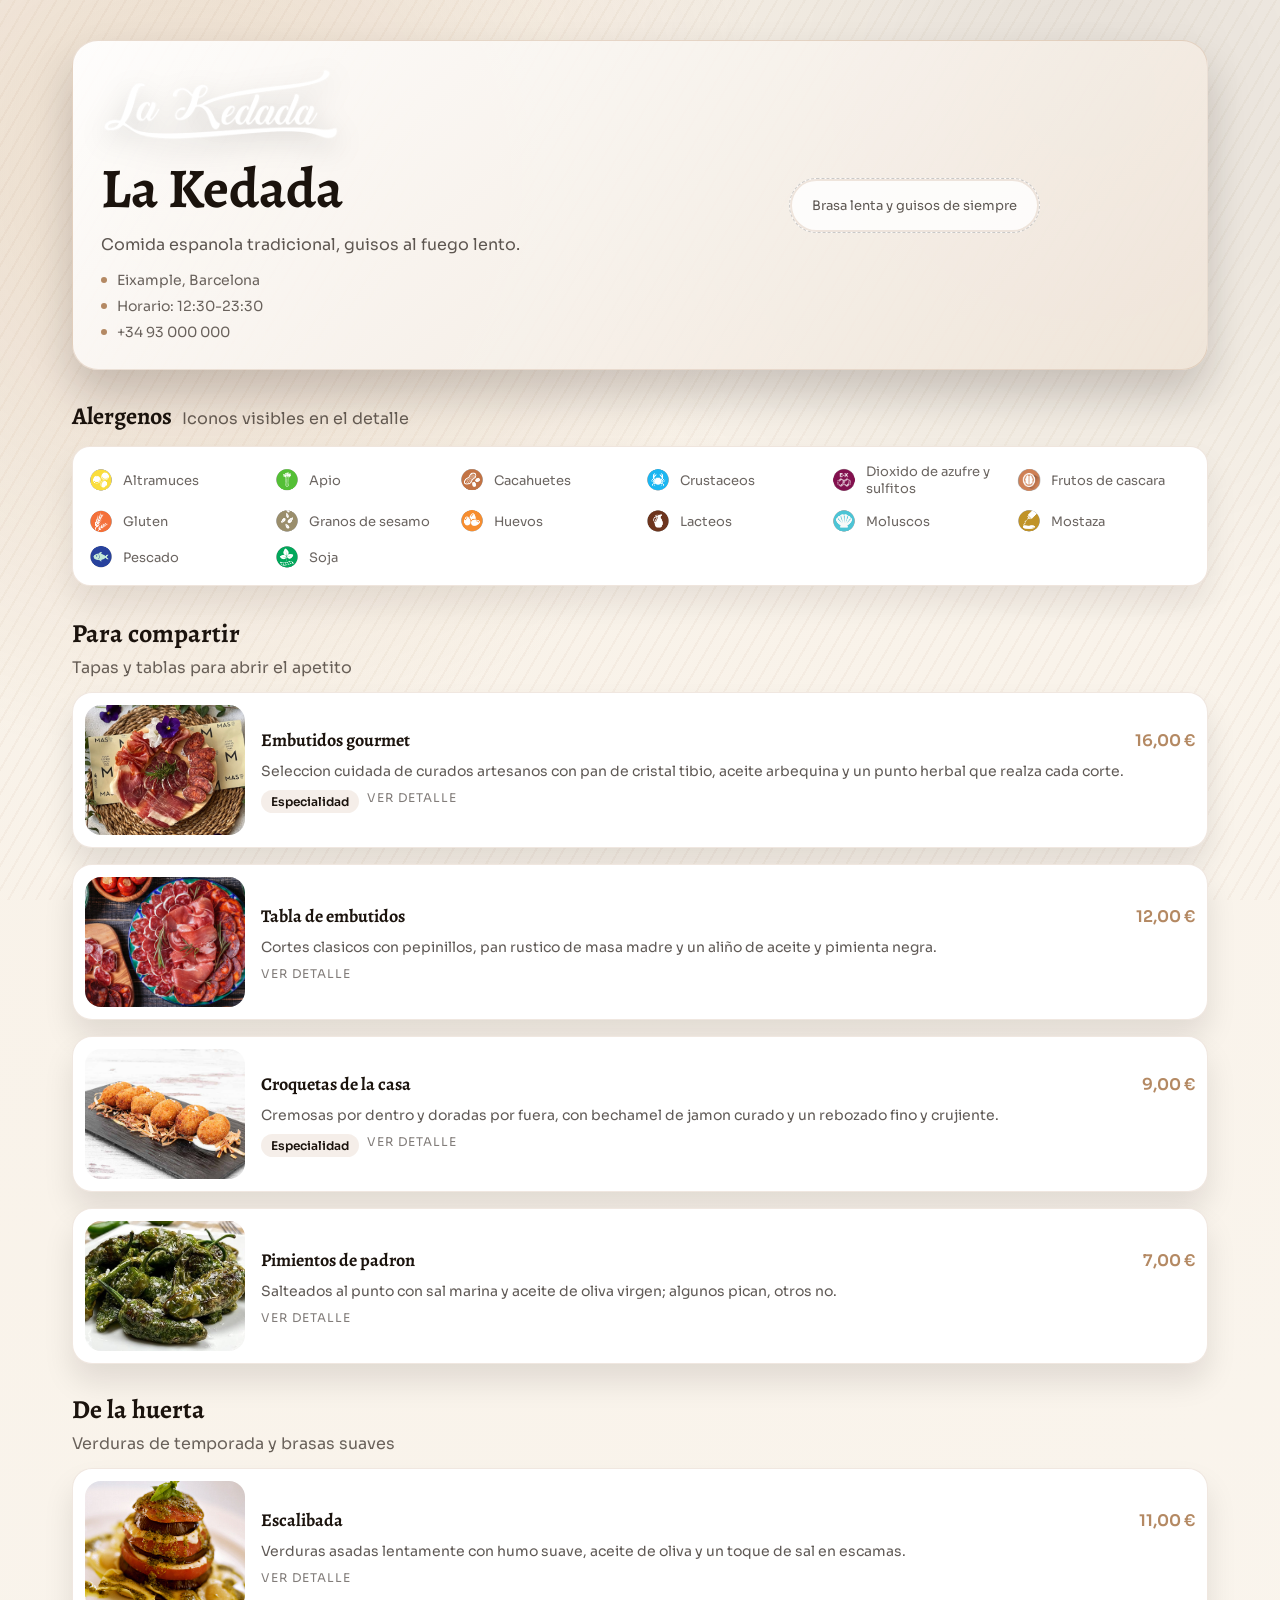
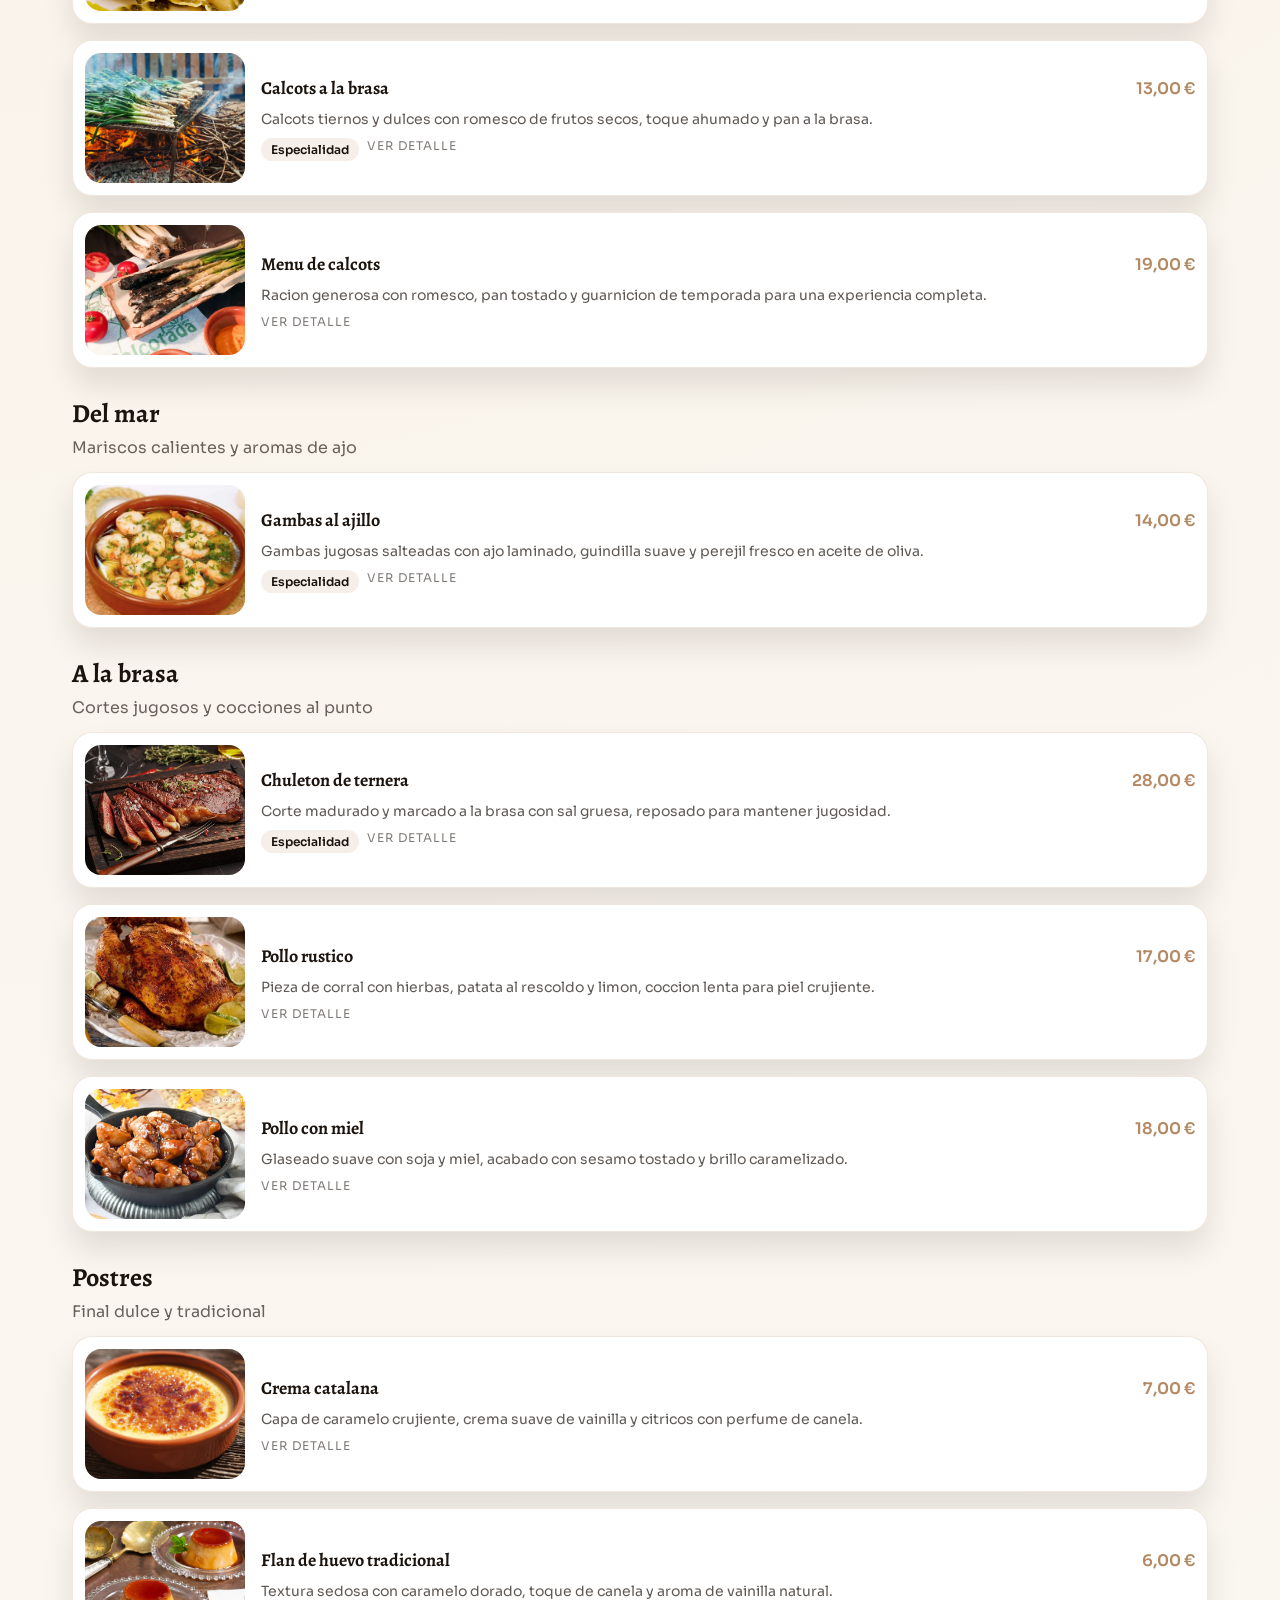
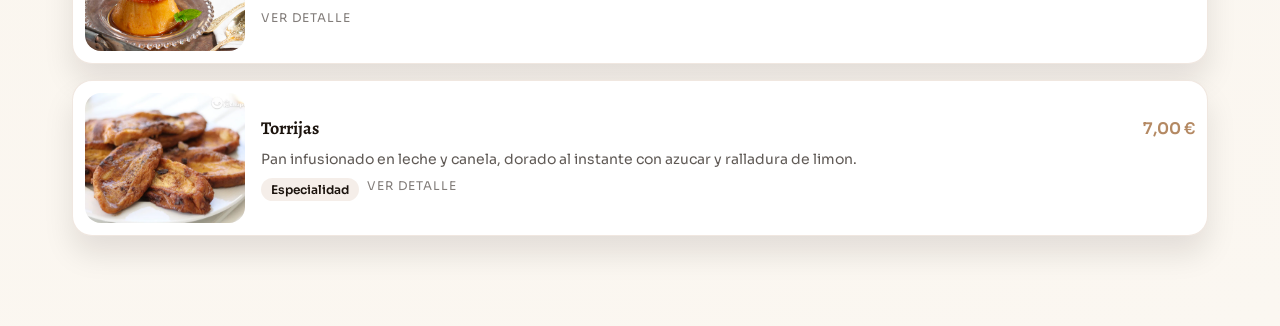
<file: prototypes/kedada/index.html>
<!DOCTYPE html>
<html lang="es">
  <head>
    <meta charset="UTF-8" />
    <meta name="viewport" content="width=device-width, initial-scale=1" />
    <title>La Kedada - Menu</title>
    <link rel="preconnect" href="https://fonts.googleapis.com" />
    <link rel="preconnect" href="https://fonts.gstatic.com" crossorigin />
    <link
      href="https://fonts.googleapis.com/css2?family=Alegreya:wght@500;700&family=Sora:wght@300;400;500;600&display=swap"
      rel="stylesheet"
    />
    <link rel="stylesheet" href="./style.css" />
  </head>
  <body>
    <main class="frame">
      <header class="hero">
        <div class="hero-brand">
          <img class="logo" src="./images/logo.png" alt="La Kedada" />
          <h1 id="restaurant-name">La Kedada</h1>
          <p id="restaurant-tagline" class="tagline">
            Cocina espanola tradicional con sabor a casa.
          </p>
          <div id="restaurant-meta" class="hero-meta"></div>
        </div>
        <div class="hero-stamp">
          <span>Brasa lenta y guisos de siempre</span>
        </div>
      </header>

      <section class="legend">
        <div class="section-title">
          <h2>Alergenos</h2>
          <p>Iconos visibles en el detalle</p>
        </div>
        <div id="allergen-legend" class="legend-grid"></div>
      </section>

      <section id="menu" class="menu"></section>
    </main>

    <div id="dish-modal" class="modal" aria-hidden="true">
      <div class="modal-backdrop" data-close></div>
      <div class="modal-panel" role="dialog" aria-modal="true" aria-labelledby="modal-title">
        <button class="modal-close" type="button" aria-label="Cerrar" data-close>
          ×
        </button>
        <div class="modal-body">
          <img id="modal-image" class="modal-image" alt="" />
          <div class="modal-content">
            <div class="modal-head">
              <h3 id="modal-title"></h3>
              <span id="modal-price" class="modal-price"></span>
            </div>
            <p id="modal-description" class="modal-description"></p>
            <div id="modal-details" class="modal-details"></div>
            <div id="modal-allergens" class="modal-allergens"></div>
          </div>
        </div>
      </div>
    </div>

    <script src="./app.js"></script>
  </body>
</html>
</file>
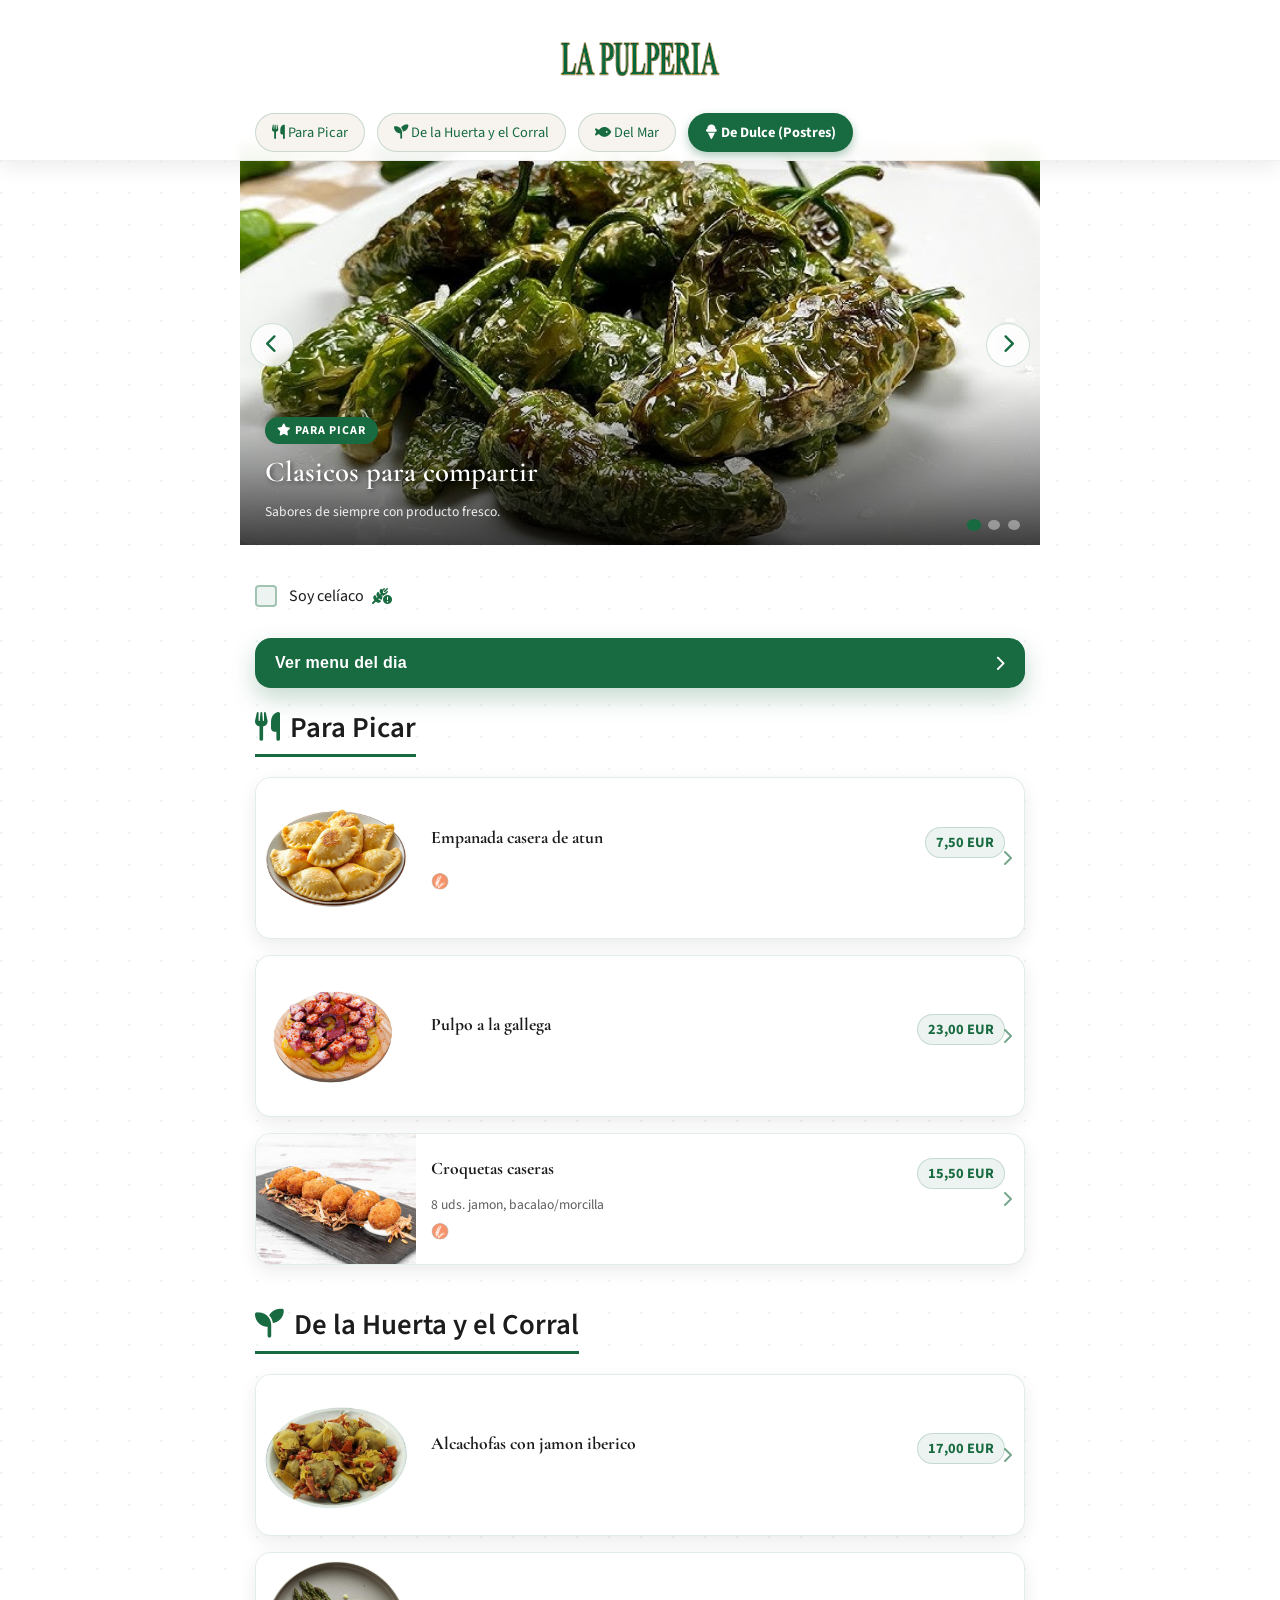
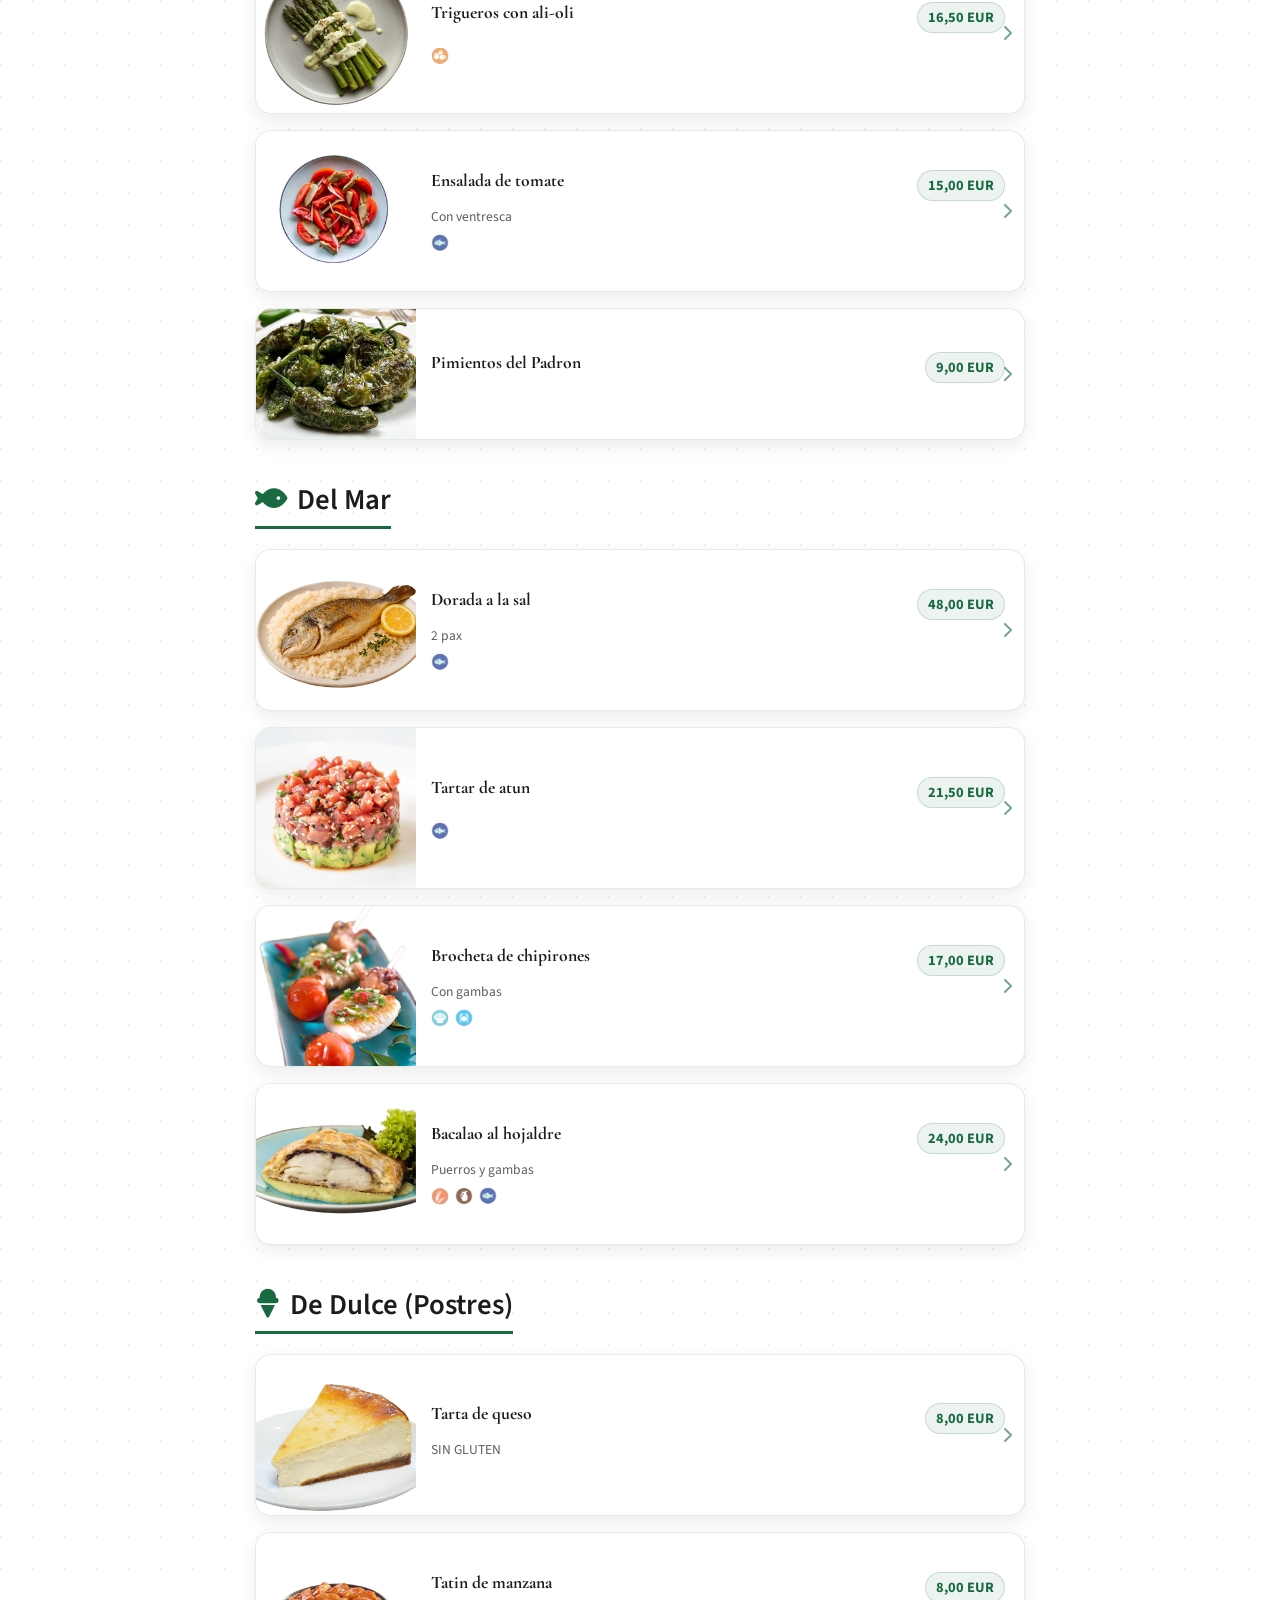
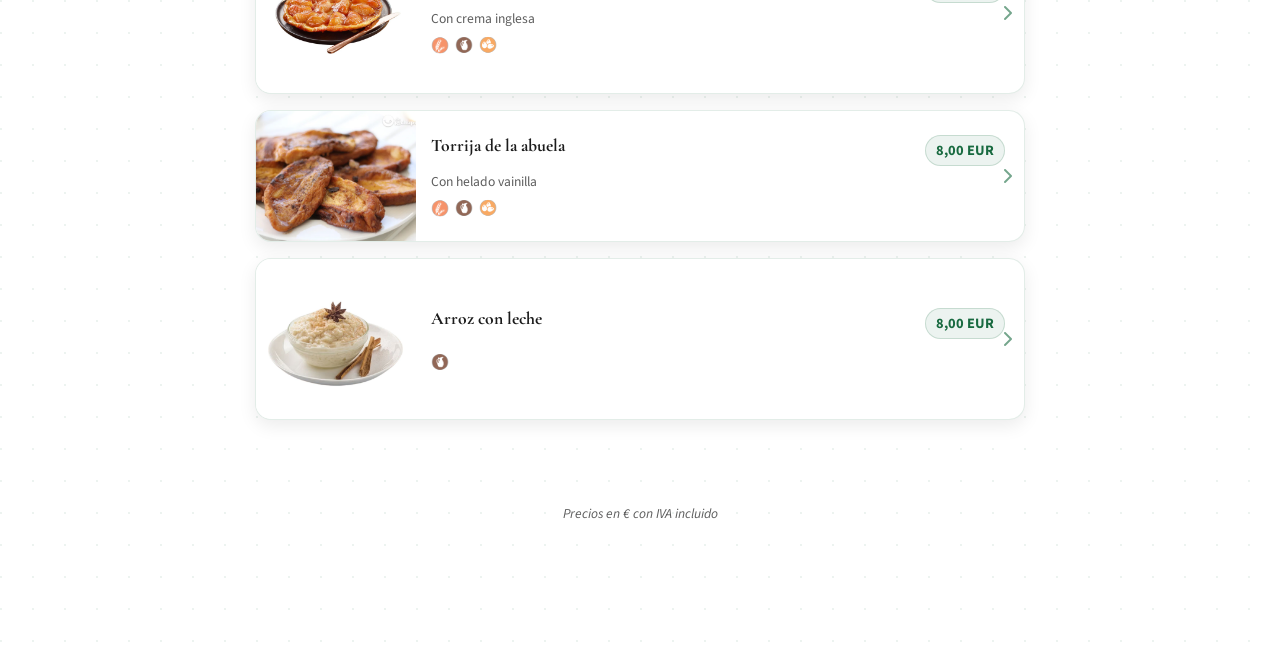
<file: prototypes/la-pulperia/index.html>
<!doctype html>
<html lang="es">
  <head>
    <meta charset="UTF-8" />
    <meta name="viewport" content="width=device-width, initial-scale=1.0" />
    <title>La Pulperia - Marisqueria y Cocina Clasica</title>
    <meta name="description" content="La Pulperia - Marisqueria y cocina clasica con producto fresco." />
    <link rel="preconnect" href="https://fonts.googleapis.com" />
    <link rel="preconnect" href="https://fonts.gstatic.com" crossorigin />
    <link
      href="https://fonts.googleapis.com/css2?family=Cormorant+Garamond:wght@500;600;700&family=Source+Sans+3:wght@400;500;600&display=swap"
      rel="stylesheet"
    />
    <link
      rel="stylesheet"
      href="https://cdnjs.cloudflare.com/ajax/libs/font-awesome/6.4.0/css/all.min.css"
    />
    <link rel="stylesheet" href="styles.css" />
  </head>
  <body>
    <header class="pt-15">
      <div class="brand">
        <div class="logo-badge">
          <img
            src="images/brand/logo.svg"
            width="120"
            height="120"
            alt="La Pulperia Logo"
            class="my-2 align-middle mx-auto"
            loading="eager"
          />
        </div>
      </div>
      <nav class="nav-scroller px-15 pt-10 pb-15 space-x-3" id="categoryNav"></nav>
    </header>

    <div class="hero-slider" id="heroSlider">
      <div class="slider-container" id="sliderContainer"></div>
      <div class="slider-arrows" id="sliderArrows">
        <button class="slider-arrow" id="sliderPrev" aria-label="Previous slide">
          <i class="fa-solid fa-chevron-left"></i>
        </button>
        <button class="slider-arrow" id="sliderNext" aria-label="Next slide">
          <i class="fa-solid fa-chevron-right"></i>
        </button>
      </div>
      <div class="slider-dots" id="sliderDots"></div>
    </div>

    <main>
      <div class="celiac-filter-container">
        <label class="celiac-checkbox">
          <input type="checkbox" id="celiacFilter" />
          <span class="checkmark border-cream"></span>
          <span class="label-text">
            Soy celíaco
            <i class="fa-solid fa-wheat-awn-circle-exclamation text-cream"></i>
          </span>
        </label>
      </div>

      <div class="daily-menu-callout">
        <button class="daily-menu-trigger" id="dailyMenuButton">
          Ver menu del dia
        </button>
      </div>

      <div id="menuSections"></div>

      <footer class="price-disclaimer">
        <p>Precios en € con IVA incluido</p>
      </footer>
    </main>

    <div class="modal-overlay" id="dishModalOverlay">
      <div class="modal-content" id="dishModalContent">
        <button class="close-btn" id="dishModalClose">
          <i class="fa-solid fa-xmark"></i>
        </button>
        <div class="modal-header-img" id="dishModalMedia"></div>
        <div class="modal-body" id="dishModalBody"></div>
      </div>
    </div>

    <div class="daily-menu-overlay" id="dailyMenuOverlay">
      <div class="daily-menu-content" id="dailyMenuContent">
        <button class="close-btn" id="dailyMenuClose">
          <i class="fa-solid fa-xmark"></i>
        </button>
        <div class="daily-menu-body" id="dailyMenuBody"></div>
      </div>
    </div>

    <script src="main.js"></script>
  </body>
</html>
</file>
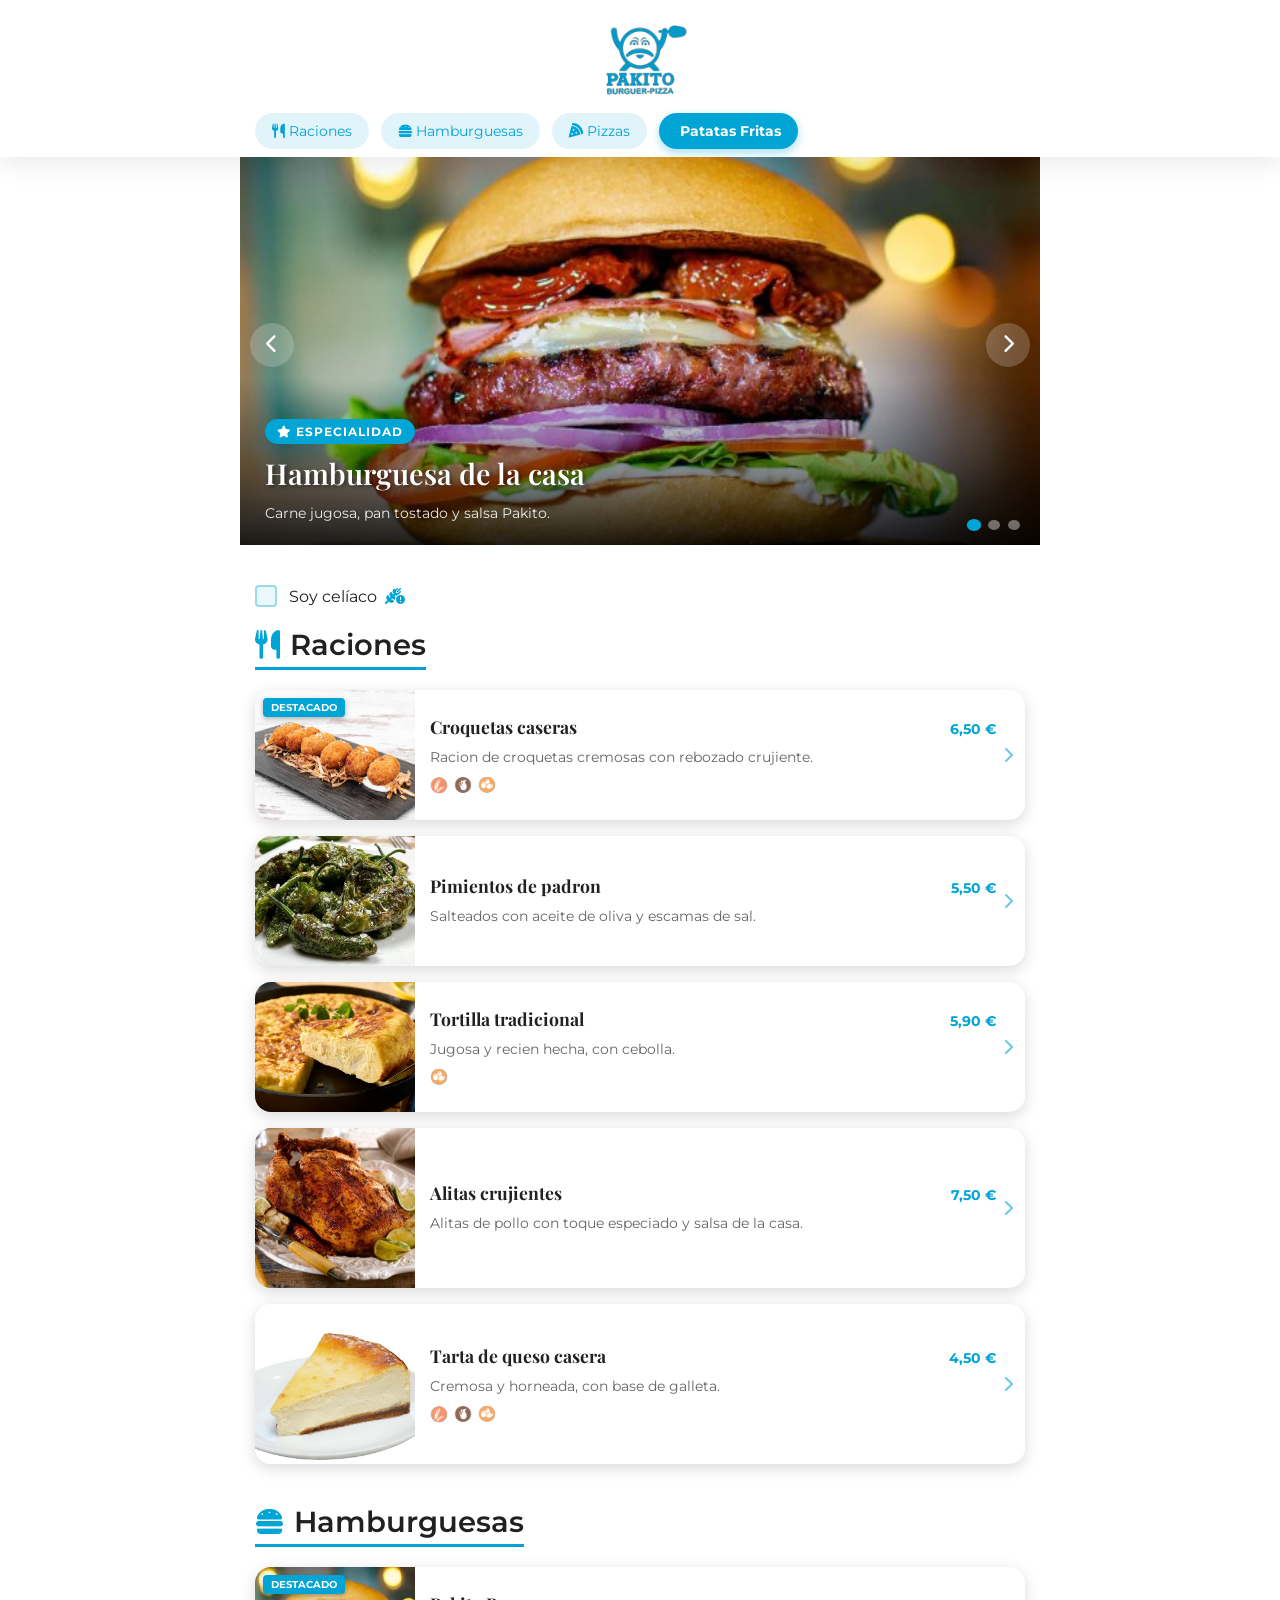
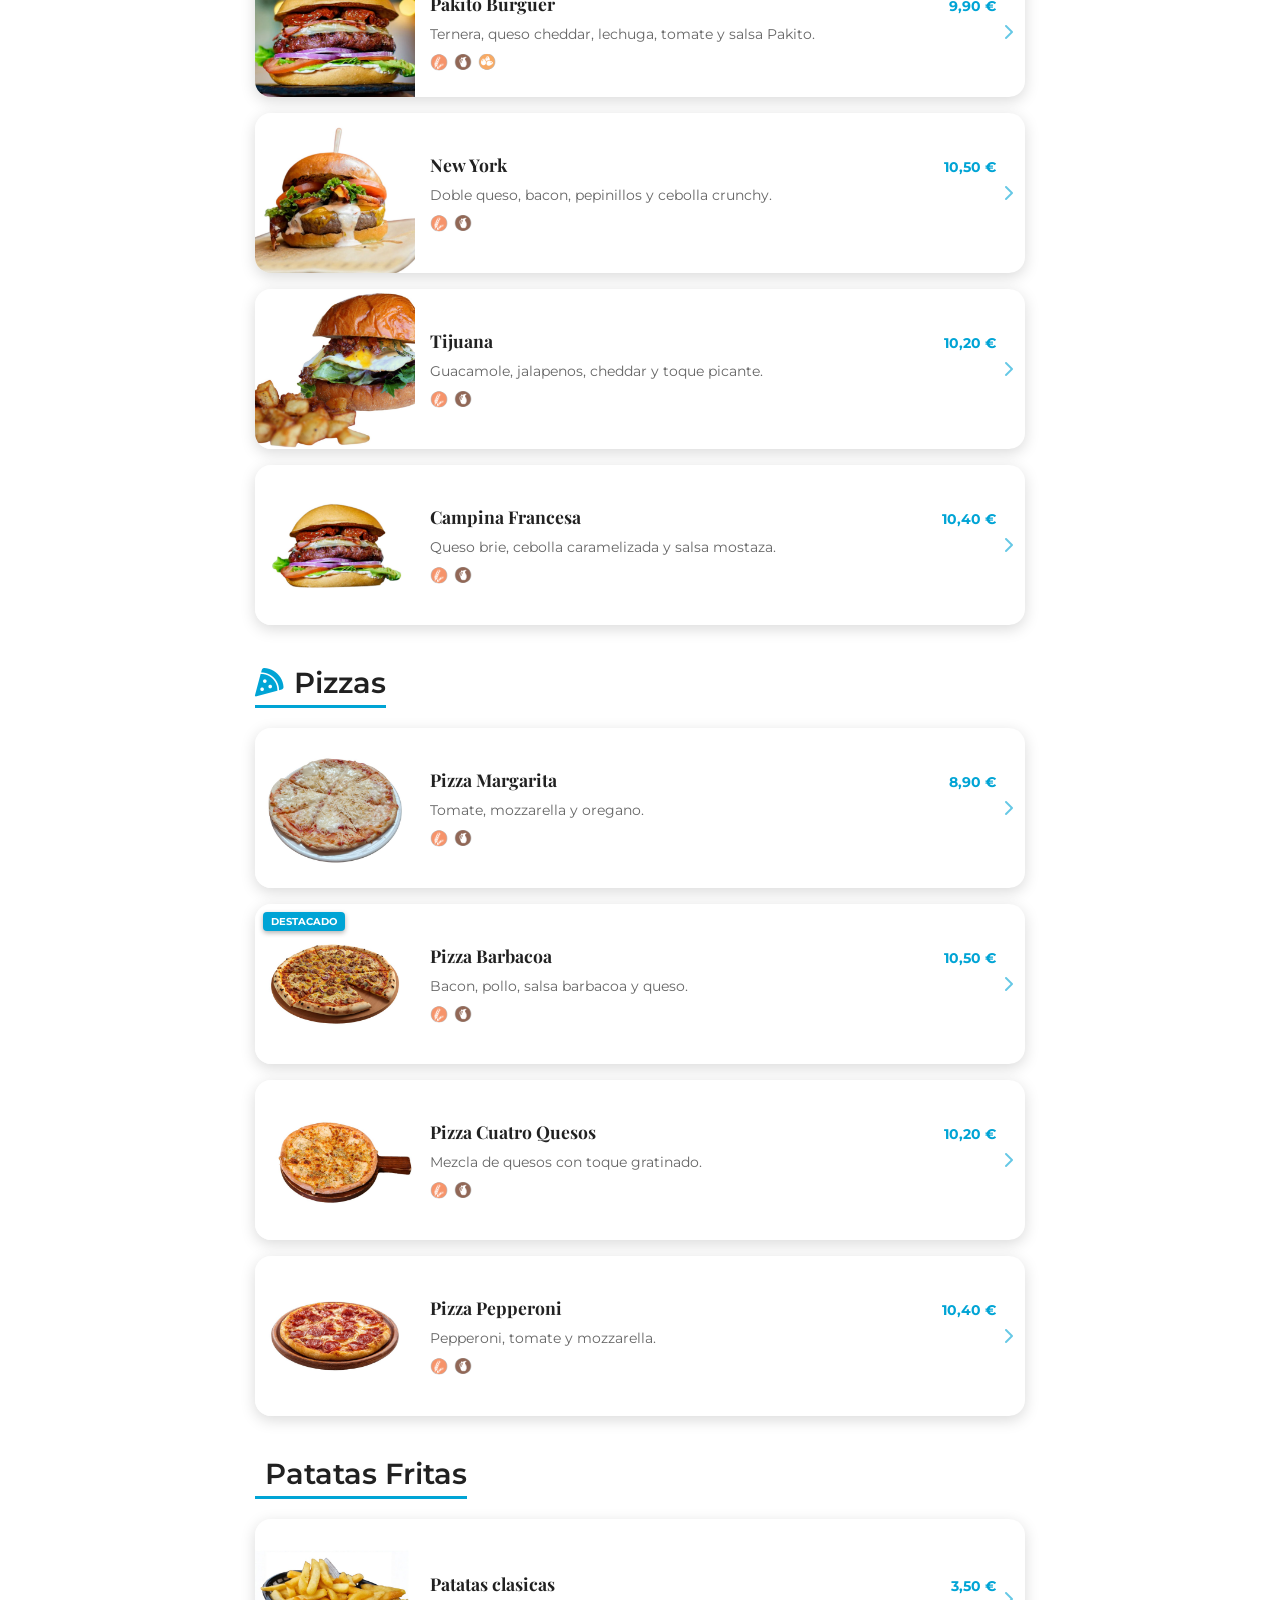
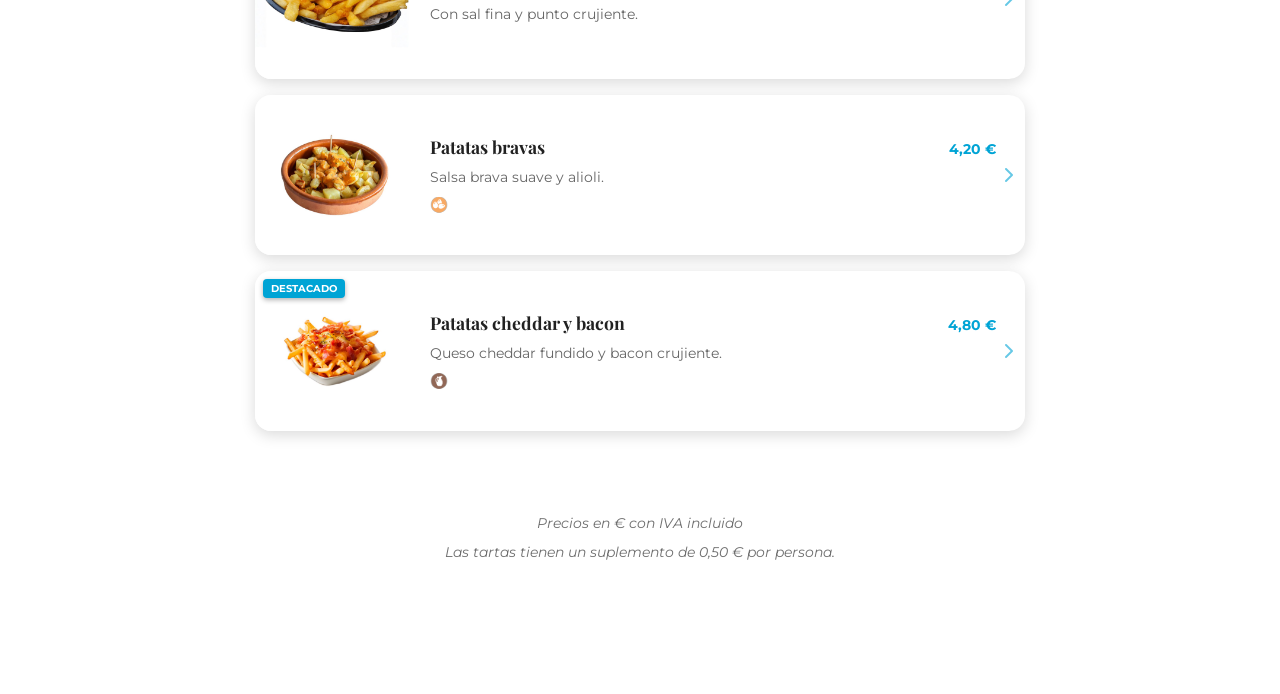
<file: prototypes/pakito-burguer/index.html>
<!doctype html>
<html lang="es">
  <head>
    <meta charset="UTF-8" />
    <meta name="viewport" content="width=device-width, initial-scale=1.0" />
    <title>Pakito Burguer - Comida rápida de barrio</title>
    <meta name="description" content="Pakito Burguer - hamburguesas, pizzas, raciones y patatas fritas en un restaurante de barrio." />
    <link rel="preconnect" href="https://fonts.googleapis.com" />
    <link rel="preconnect" href="https://fonts.gstatic.com" crossorigin />
    <link
      href="https://fonts.googleapis.com/css2?family=Montserrat:wght@400;500;600;700&family=Playfair+Display:wght@600;700&display=swap"
      rel="stylesheet"
    />
    <link
      rel="stylesheet"
      href="https://cdnjs.cloudflare.com/ajax/libs/font-awesome/6.4.0/css/all.min.css"
    />
    <link rel="stylesheet" href="styles.css" />
  </head>
  <body>
    <header class="pt-15">
      <div class="brand">
        <div class="logo-badge">
          <img
            src="images/brand/logo.svg"
            width="100"
            height="100"
            alt="Pakito Burguer Logo"
            class="my-2 align-middle mx-auto"
            loading="eager"
          />
        </div>
      </div>
      <nav class="nav-scroller px-15 pt-10 pb-15 space-x-3" id="categoryNav"></nav>
    </header>

    <div class="hero-slider" id="heroSlider">
      <div class="slider-container" id="sliderContainer"></div>
      <div class="slider-arrows" id="sliderArrows">
        <button class="slider-arrow" id="sliderPrev" aria-label="Previous slide">
          <i class="fa-solid fa-chevron-left"></i>
        </button>
        <button class="slider-arrow" id="sliderNext" aria-label="Next slide">
          <i class="fa-solid fa-chevron-right"></i>
        </button>
      </div>
      <div class="slider-dots" id="sliderDots"></div>
    </div>

    <main>
      <div class="celiac-filter-container">
        <label class="celiac-checkbox">
          <input type="checkbox" id="celiacFilter" />
          <span class="checkmark border-cream"></span>
          <span class="label-text">
            Soy celíaco
            <i class="fa-solid fa-wheat-awn-circle-exclamation text-cream"></i>
          </span>
        </label>
      </div>

      <div id="menuSections"></div>

      <footer class="price-disclaimer">
        <p>Precios en € con IVA incluido</p>
        <p>Las tartas tienen un suplemento de 0,50 € por persona.</p>
      </footer>
    </main>

    <div class="modal-overlay" id="dishModalOverlay">
      <div class="modal-content" id="dishModalContent">
        <button class="close-btn" id="dishModalClose">
          <i class="fa-solid fa-xmark"></i>
        </button>
        <div class="modal-header-img" id="dishModalMedia"></div>
        <div class="modal-body" id="dishModalBody"></div>
      </div>
    </div>

    <script src="main.js"></script>
  </body>
</html>
</file>
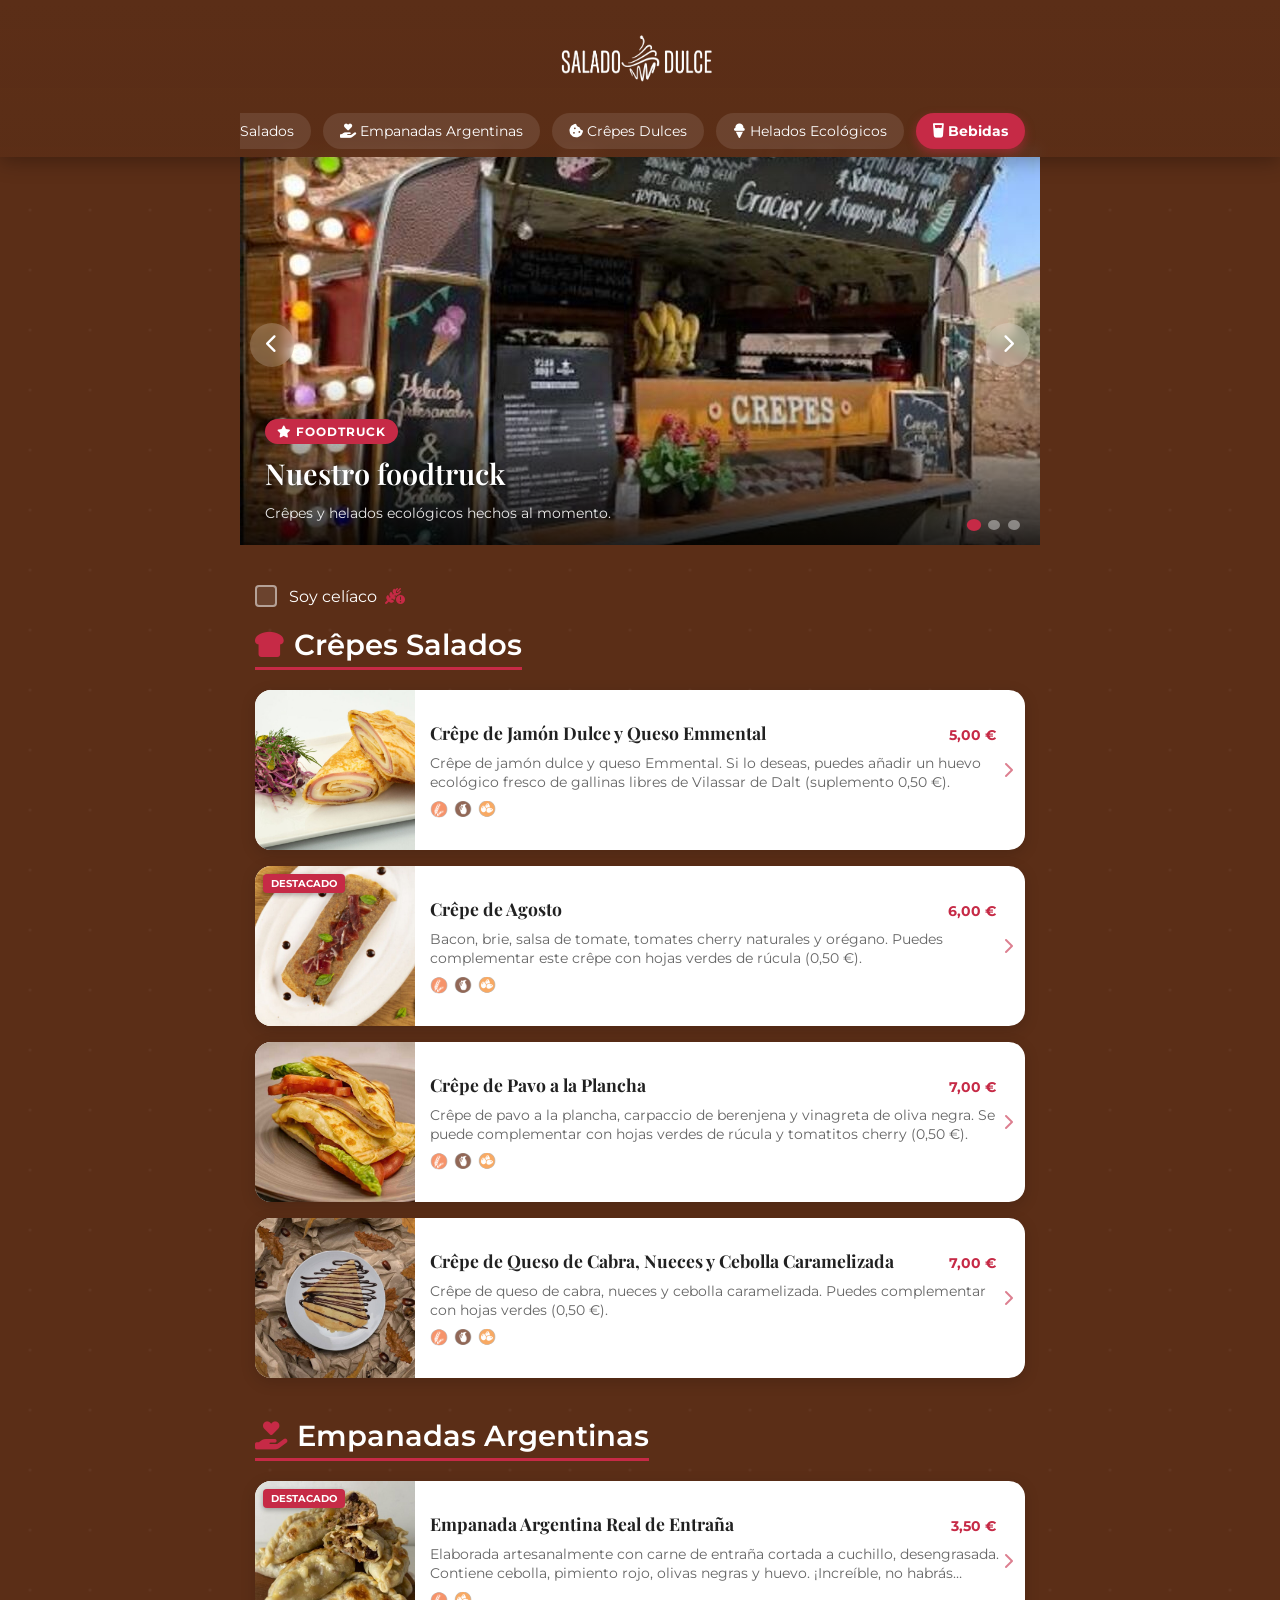
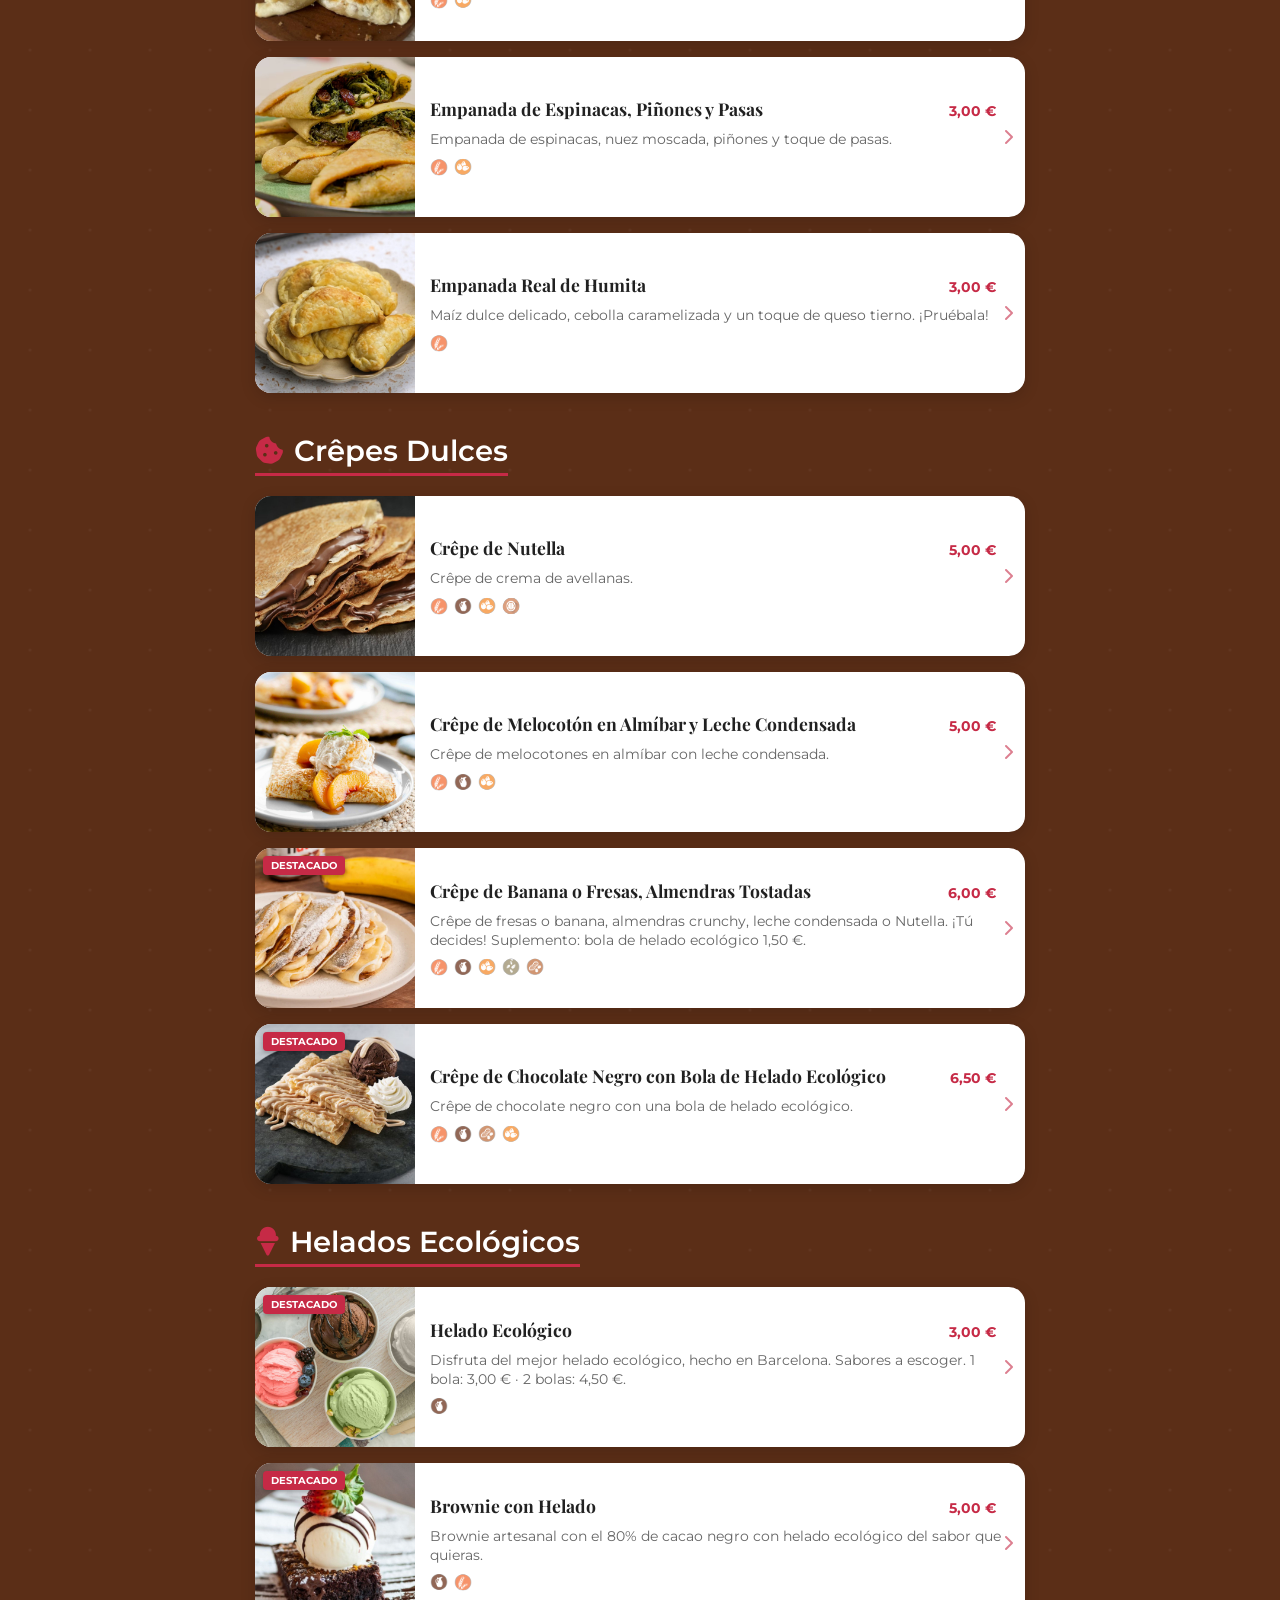
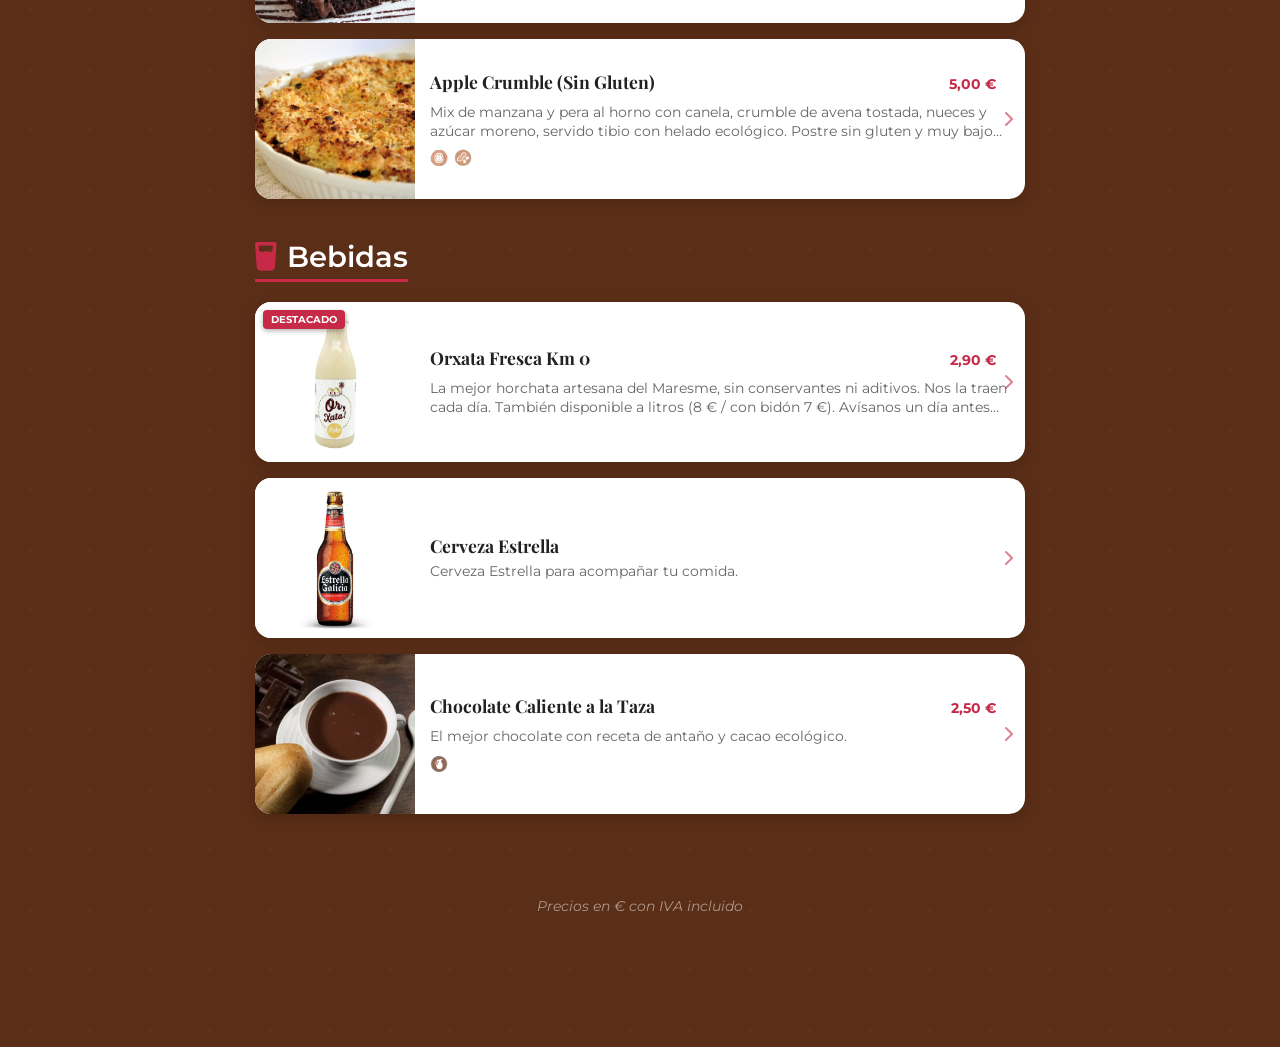
<file: prototypes/salado-dulce/index.html>
<!doctype html>
<html lang="es">
  <head>
    <meta charset="UTF-8" />
    <meta name="viewport" content="width=device-width, initial-scale=1.0" />
    <title>Salado Dulce - Crêpes, Empanadas y Helados Ecológicos</title>
    <meta name="description" content="Salado Dulce - Crêpes artesanales, empanadas argentinas y helados ecológicos en Barcelona." />
    <link rel="preconnect" href="https://fonts.googleapis.com" />
    <link rel="preconnect" href="https://fonts.gstatic.com" crossorigin />
    <link
      href="https://fonts.googleapis.com/css2?family=Montserrat:wght@400;500;600;700&family=Playfair+Display:wght@600;700&display=swap"
      rel="stylesheet"
    />
    <link
      rel="stylesheet"
      href="https://cdnjs.cloudflare.com/ajax/libs/font-awesome/6.4.0/css/all.min.css"
    />
    <link rel="stylesheet" href="styles.css" />
  </head>
  <body>
    <header class="pt-15">
      <div class="brand">
        <div class="logo-badge">
          <img
            src="images/brand/logo_blanco.png"
            width="100"
            height="100"
            alt="Salado Dulce Logo"
            class="my-2 align-middle mx-auto"
            loading="eager"
          />
        </div>
      </div>
      <nav class="nav-scroller px-15 pt-10 pb-15 space-x-3" id="categoryNav"></nav>
    </header>

    <div class="hero-slider" id="heroSlider">
      <div class="slider-container" id="sliderContainer"></div>
      <div class="slider-arrows" id="sliderArrows">
        <button class="slider-arrow" id="sliderPrev" aria-label="Previous slide">
          <i class="fa-solid fa-chevron-left"></i>
        </button>
        <button class="slider-arrow" id="sliderNext" aria-label="Next slide">
          <i class="fa-solid fa-chevron-right"></i>
        </button>
      </div>
      <div class="slider-dots" id="sliderDots"></div>
    </div>

    <main>
      <div class="celiac-filter-container">
        <label class="celiac-checkbox">
          <input type="checkbox" id="celiacFilter" />
          <span class="checkmark border-cream"></span>
          <span class="label-text">
            Soy celíaco
            <i class="fa-solid fa-wheat-awn-circle-exclamation text-cream"></i>
          </span>
        </label>
      </div>

      <div id="menuSections"></div>

      <footer class="price-disclaimer">
        <p>Precios en € con IVA incluido</p>
      </footer>
    </main>

    <div class="modal-overlay" id="dishModalOverlay">
      <div class="modal-content" id="dishModalContent">
        <button class="close-btn" id="dishModalClose">
          <i class="fa-solid fa-xmark"></i>
        </button>
        <div class="modal-header-img" id="dishModalMedia"></div>
        <div class="modal-body" id="dishModalBody"></div>
      </div>
    </div>

    <div class="order-popup-overlay" id="orderPopupOverlay">
      <div class="order-popup" id="orderPopup">
        <button class="order-popup-close" id="orderPopupClose" aria-label="Cerrar">
          <i class="fa-solid fa-xmark"></i>
        </button>
        <div class="order-popup-icon">
          <i class="fa-solid fa-motorcycle"></i>
        </div>
        <h3 class="order-popup-title">Pide a domicilio</h3>
        <p class="order-popup-text">
          Recuerda que puedes pedir la comida para llevar o a domicilio.
        </p>
        <button class="order-popup-button" id="orderPopupButton">Entendido</button>
      </div>
    </div>

    <script src="main.js"></script>
  </body>
</html>
</file>
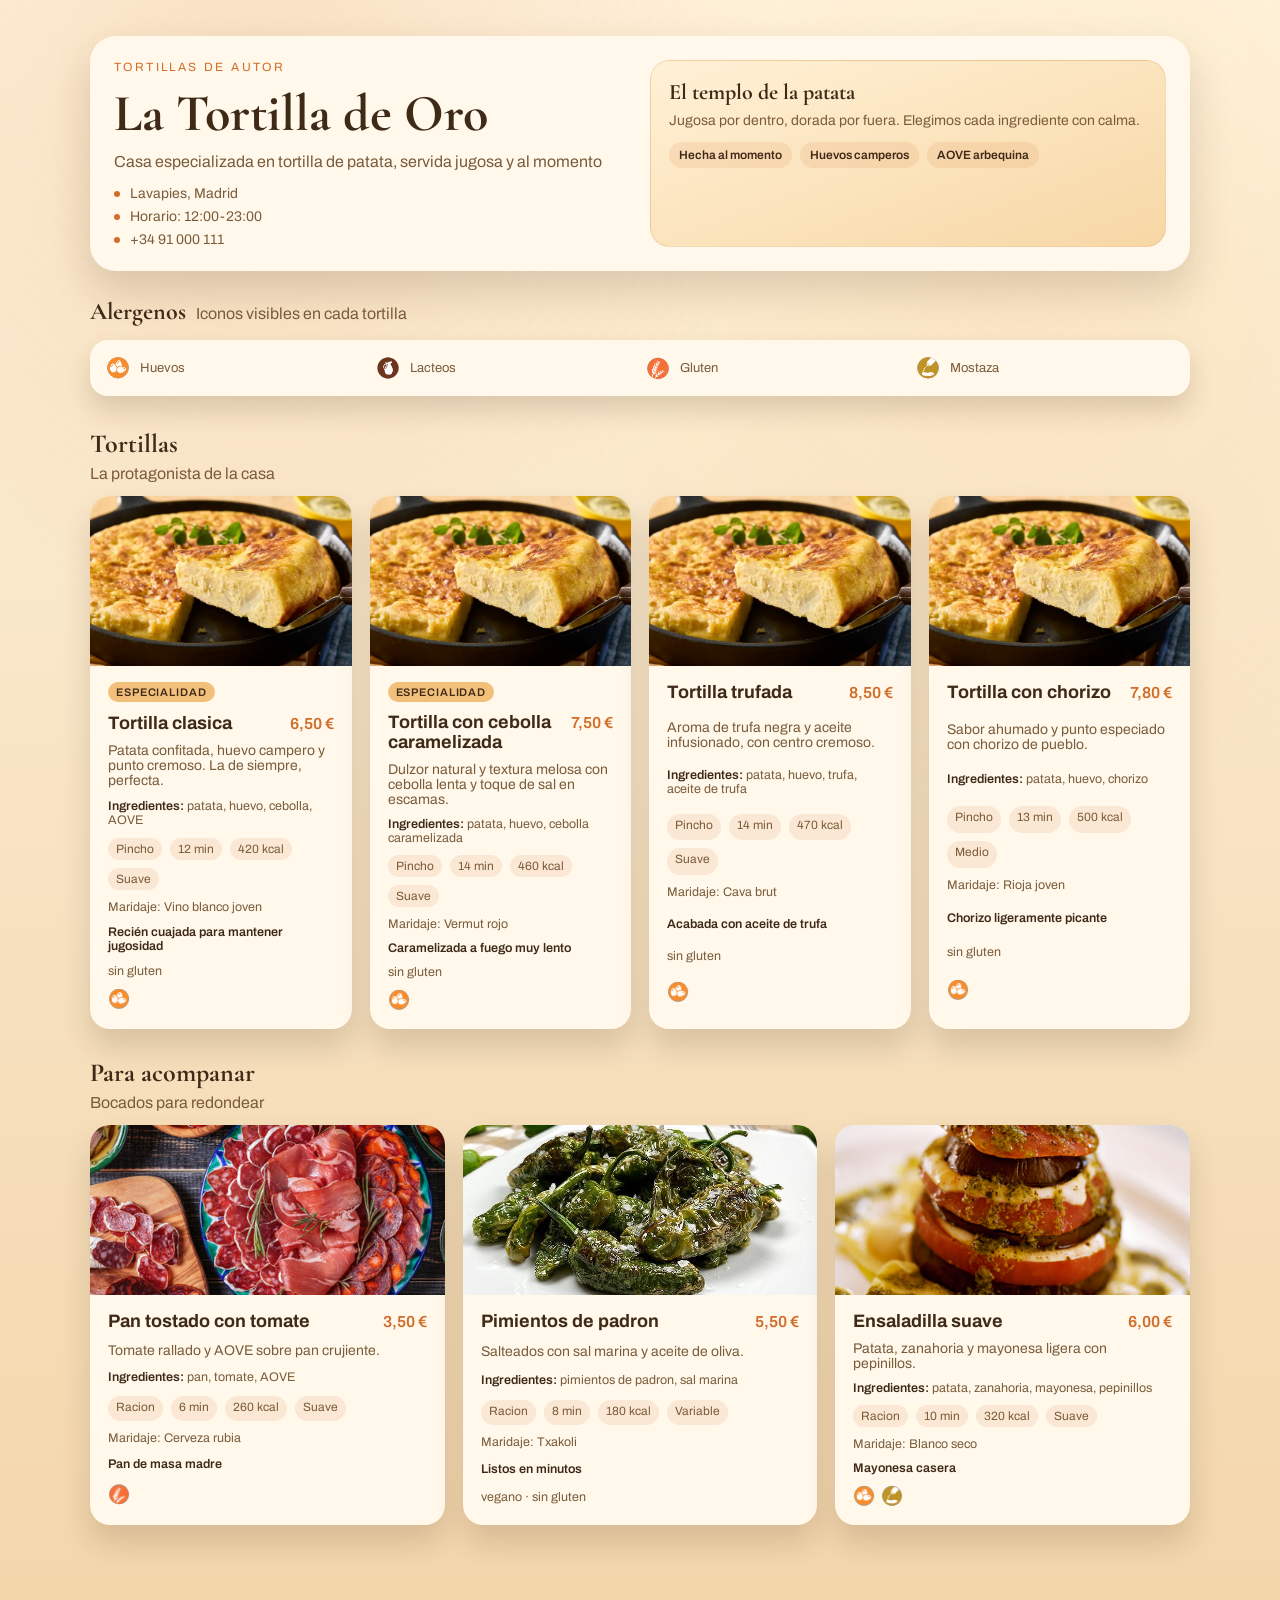
<file: prototypes/tortilla/index.html>
<!DOCTYPE html>
<html lang="es">
  <head>
    <meta charset="UTF-8" />
    <meta name="viewport" content="width=device-width, initial-scale=1" />
    <title>Tortilla de Patata</title>
    <link rel="preconnect" href="https://fonts.googleapis.com" />
    <link rel="preconnect" href="https://fonts.gstatic.com" crossorigin />
    <link
      href="https://fonts.googleapis.com/css2?family=Archivo:wght@300;400;500;600&family=Cormorant+Garamond:wght@500;700&display=swap"
      rel="stylesheet"
    />
    <link rel="stylesheet" href="./style.css" />
  </head>
  <body>
    <main class="shell">
      <header class="hero">
        <div class="hero-text">
          <p class="eyebrow">Tortillas de autor</p>
          <h1 id="restaurant-name">La Tortilla de Oro</h1>
          <p id="restaurant-tagline" class="tagline"></p>
          <div id="restaurant-meta" class="hero-meta"></div>
        </div>
        <div class="hero-card">
          <h2>El templo de la patata</h2>
          <p>Jugosa por dentro, dorada por fuera. Elegimos cada ingrediente con calma.</p>
          <div class="hero-badges">
            <span>Hecha al momento</span>
            <span>Huevos camperos</span>
            <span>AOVE arbequina</span>
          </div>
        </div>
      </header>

      <section class="legend">
        <div class="section-title">
          <h2>Alergenos</h2>
          <p>Iconos visibles en cada tortilla</p>
        </div>
        <div id="allergen-legend" class="legend-grid"></div>
      </section>

      <section id="menu" class="menu"></section>
    </main>

    <script src="./app.js"></script>
  </body>
</html>
</file>
<file: prototypes/calsots/styles.css>
:root {
  --madera-oscura: #2d1e18;
  --madera-roja: #4a342e;
  --crema-papel: #F9F7F2;
  --fuego: #D2691E;
  --fuego-suave: #ffcc80;
  --texto-negro: #212121;
  --texto-gris: #666;
  --radio: 16px;
  --sombra-card: 0 4px 15px rgba(0,0,0,0.25);
  --transicion: all 0.3s cubic-bezier(0.25, 0.8, 0.25, 1);
  --font-montserrat: "Montserrat", sans-serif;
  --font-playfair: "Playfair Display", serif;
}

* {
  box-sizing: border-box;
  -webkit-tap-highlight-color: transparent;
}

body {
  margin: 0;
  padding: 0;
  padding-top: 97px;
  font-family: var(--font-montserrat);
  background-color: var(--madera-oscura);
  background-image: url("data:image/svg+xml,%3Csvg width='40' height='40' viewBox='0 0 40 40' xmlns='http://www.w3.org/2000/svg'%3E%3Cpath d='M20 20.5V18H0v-2h20v-2H0v-2h20v-2H0V8h20V6H0V4h20V2H0V0h22v20h2V0h2v20h2V0h2v20h2V0h2v20h2v2H0v-1.5z' fill='%233e2723' fill-opacity='0.05' fill-rule='evenodd'/%3E%3C/svg%3E");
  color: var(--crema-papel);
}

h1, h2, h3, h4 {
  font-family: var(--font-montserrat);
  font-weight: 600;
  margin: 0;
}

img {
  max-width: 100%;
  display: block;
  object-fit: cover;
}

/* Utility classes */
.text-center { text-align: center; }
.mx-auto { margin-left: auto; margin-right: auto; }
.my-2 { margin-top: 8px; margin-bottom: 8px; }
.mb-10 { margin-bottom: 10px; }
.pt-15 { padding-top: 15px; }
.px-15 { padding-left: 15px; padding-right: 15px; }
.pt-10 { padding-top: 10px; }
.pb-15 { padding-bottom: 15px; }
.space-x-3 > * + * { margin-left: 12px; }
.align-middle { vertical-align: middle; }
.font-montserrat { font-family: var(--font-montserrat); }
.text-cream { color: #F5DEB3; }
.border-cream { border-color: #F5DEB3; }

/* Header */
header {
  background: linear-gradient(to bottom, rgba(45,30,24,1), rgba(45,30,24,0.95));
  position: fixed;
  top: 0;
  left: 0;
  right: 0;
  z-index: 100;
  box-shadow: 0 4px 20px rgba(0,0,0,0.4);
  backdrop-filter: blur(5px);
}

.brand {
  text-align: center;
}

.brand img {
  width: 170px;
  height: auto;
  object-fit: contain;
}

.brand h1 {
  font-size: 1.5rem;
  color: var(--fuego);
  letter-spacing: 1px;
}

.brand span {
  font-size: 0.8rem;
  opacity: 0.8;
  font-style: italic;
  display: block;
}

/* Navigation */
.nav-scroller {
  display: flex;
  overflow-x: auto;
  overflow-y: hidden;
  -webkit-overflow-scrolling: touch;
  scrollbar-width: none;
  max-width: 800px;
  margin: 0 auto;
}

.nav-scroller::-webkit-scrollbar {
  display: none;
}

@media (min-width: 1024px) {
  .nav-scroller {
    scrollbar-width: thin;
    scrollbar-color: #888 rgba(0,0,0,0.2);
    padding-bottom: 8px;
  }

  .nav-scroller::-webkit-scrollbar {
    height: 8px;
    display: block !important;
  }

  .nav-scroller::-webkit-scrollbar-track {
    background: rgba(0,0,0,0.2);
    border-radius: 4px;
  }

  .nav-scroller::-webkit-scrollbar-thumb {
    background-color: #888;
    border-radius: 4px;
  }

  .nav-scroller::-webkit-scrollbar-thumb:hover {
    background-color: #666;
  }
}

.nav-pill {
  background: rgba(255,255,255,0.1);
  color: white;
  padding: 8px 16px;
  border-radius: 50px;
  white-space: nowrap;
  font-size: 0.9rem;
  text-decoration: none;
  transition: var(--transicion);
  border: 1px solid transparent;
  cursor: pointer;
}

.nav-pill.active {
  background: var(--fuego);
  box-shadow: 0 4px 10px rgba(230, 81, 0, 0.4);
  font-weight: bold;
}

/* Hero Slider */
.hero-slider {
  position: relative;
  width: 100%;
  height: 320px;
  overflow: hidden;
  margin-bottom: 10px;
  max-width: 800px;
  margin: 0 auto;
}

@media(min-width: 600px) {
  .hero-slider { height: 400px; }
}

.slider-container {
  display: flex;
  width: 200%;
  height: 100%;
  transition: transform 0.6s cubic-bezier(0.4, 0, 0.2, 1);
}

.slide {
  width: 50%;
  height: 100%;
  position: relative;
  flex-shrink: 0;
}

.slide img {
  width: 100%;
  height: 100%;
  object-fit: cover;
}

.slide-overlay {
  position: absolute;
  bottom: 0;
  left: 0;
  right: 0;
  background: linear-gradient(to top, rgba(0,0,0,0.85) 0%, rgba(0,0,0,0.4) 50%, transparent 100%);
  padding: 40px 25px 30px 25px;
  color: white;
}

.slide-tag {
  display: inline-block;
  background: var(--fuego);
  color: white;
  padding: 5px 12px;
  border-radius: 20px;
  font-size: 0.75rem;
  font-weight: bold;
  text-transform: uppercase;
  margin-bottom: 10px;
  letter-spacing: 1px;
}

.slide-title {
  font-family: var(--font-playfair);
  font-size: 1.4rem;
  margin-bottom: 8px;
  text-shadow: 2px 2px 4px rgba(0,0,0,0.5);
}

@media(min-width: 600px) {
  .slide-title { font-size: 1.8rem; }
}

.slide-subtitle {
  font-size: 0.85rem;
  opacity: 0.9;
  max-width: 400px;
}

.slide-overlay-video .slide-title {
  font-size: 1.4rem;
}

.slide-overlay-video .slide-subtitle {
  font-size: 0.85rem;
}

@media(min-width: 600px) {
  .slide-overlay-video .slide-title { font-size: 1.8rem; }
}

.slide-video {
  width: 100%;
  height: 100%;
  object-fit: cover;
}

.video-play-btn {
  position: absolute;
  top: 50%;
  left: 50%;
  transform: translate(-50%, -50%);
  width: 80px;
  height: 80px;
  border-radius: 50%;
  background: rgba(0, 0, 0, 0.6);
  border: 3px solid white;
  color: white;
  font-size: 2rem;
  cursor: pointer;
  display: flex;
  align-items: center;
  justify-content: center;
  transition: var(--transicion);
  z-index: 5;
}

.video-play-btn:hover {
  background: var(--fuego);
  border-color: var(--fuego);
  transform: translate(-50%, -50%) scale(1.1);
}

.video-play-btn i {
  margin-left: 5px;
}

.slider-dots {
  position: absolute;
  bottom: 15px;
  right: 20px;
  display: flex;
  gap: 8px;
  z-index: 10;
}

.slider-dot {
  width: 10px;
  height: 10px;
  border-radius: 50%;
  background: rgba(255,255,255,0.4);
  cursor: pointer;
  transition: var(--transicion);
  border: none;
}

.slider-dot.active {
  background: var(--fuego);
  transform: scale(1.2);
}

.slider-arrows {
  position: absolute;
  top: 50%;
  transform: translateY(-50%);
  width: 100%;
  display: flex;
  justify-content: space-between;
  padding: 0 10px;
  z-index: 10;
  pointer-events: none;
}

.slider-arrow {
  width: 44px;
  height: 44px;
  border-radius: 50%;
  background: rgba(255,255,255,0.2);
  backdrop-filter: blur(5px);
  border: none;
  color: white;
  font-size: 1.2rem;
  cursor: pointer;
  transition: background 0.3s ease;
  pointer-events: all;
  display: flex;
  align-items: center;
  justify-content: center;
}

.slider-arrow.clicked {
  background: var(--fuego);
}

/* Celiac Filter */
.celiac-filter-container {
  max-width: 800px;
  margin: 0 auto;
  padding: 20px 0;
}

.celiac-checkbox {
  display: inline-flex;
  align-items: center;
  gap: 12px;
  cursor: pointer;
  user-select: none;
}

.celiac-checkbox input {
  position: absolute;
  opacity: 0;
  cursor: pointer;
  height: 0;
  width: 0;
}

.celiac-checkbox .checkmark {
  width: 22px;
  height: 22px;
  background: rgba(255,255,255,0.1);
  border: 2px solid #F5DEB3;
  border-radius: 4px;
  display: flex;
  align-items: center;
  justify-content: center;
  transition: var(--transicion);
  flex-shrink: 0;
}

.celiac-checkbox .checkmark::after {
  content: '';
  width: 6px;
  height: 12px;
  border: solid gray;
  border-width: 0 2px 2px 0;
  transform: rotate(45deg) scale(0);
  transition: transform 0.2s ease;
  margin-bottom: 2px;
}

.celiac-checkbox input:checked ~ .checkmark {
  background: #F5DEB3;
}

.celiac-checkbox input:checked ~ .checkmark::after {
  transform: rotate(45deg) scale(1);
}

.celiac-checkbox .label-text {
  display: flex;
  align-items: center;
  gap: 8px;
  font-size: 1rem;
}

/* Menu Section */
main {
  padding: 20px 15px;
  max-width: 800px;
  margin: 0 auto;
}

section {
  margin-bottom: 40px;
  scroll-margin-top: 140px;
}

.section-header {
  display: flex;
  align-items: center;
  margin-bottom: 20px;
}

.section-header h2 {
  font-size: 1.8rem;
  color: var(--crema-papel);
  border-bottom: 3px solid var(--fuego);
  padding-bottom: 5px;
}

.menu-list {
  display: flex;
  flex-direction: column;
  gap: 16px;
}

.price-disclaimer {
  text-align: center;
  padding: 30px 20px 100px;
  color: rgba(255, 255, 255, 0.5);
  font-size: 0.85rem;
  font-style: italic;
}

/* Dish Card */
.dish-card {
  background-color: var(--crema-papel);
  border-radius: var(--radio);
  overflow: hidden;
  box-shadow: var(--sombra-card);
  position: relative;
  transform: scale(1);
  transition: var(--transicion);
  cursor: pointer;
  display: flex;
  flex-direction: row;
  min-height: 120px;
}

.dish-card:hover {
  transform: translateY(-2px);
  box-shadow: 0 8px 25px rgba(0,0,0,0.35);
}

.dish-card:active { transform: scale(0.98); }

.card-image-container {
  width: 130px;
  min-width: 130px;
  min-height: 120px;
  position: relative;
  flex-shrink: 0;
  align-self: stretch;
}

@media(min-width: 500px) {
  .card-image-container {
    width: 160px;
    min-width: 160px;
    min-height: 130px;
  }
  .dish-card {
    min-height: 130px;
  }
}

.card-image-container img {
  width: 100%;
  height: 100%;
}

.badge {
  position: absolute;
  top: 8px;
  left: 8px;
  background: var(--fuego);
  color: white;
  padding: 3px 8px;
  border-radius: 4px;
  font-size: 0.65rem;
  font-weight: bold;
  text-transform: uppercase;
  box-shadow: 0 2px 5px rgba(0,0,0,0.3);
}

.card-content {
  padding: 12px 15px;
  color: var(--texto-negro);
  display: flex;
  flex-direction: column;
  justify-content: center;
  flex: 1;
  min-width: 0;
}

.card-header {
  display: flex;
  justify-content: space-between;
  align-items: flex-start;
  margin-bottom: 6px;
  gap: 10px;
}

.card-title {
  font-size: 1rem;
  font-weight: 700;
  line-height: 1.2;
  font-family: var(--font-playfair);
  flex: 1;
  min-width: 0;
}

@media(min-width: 500px) {
  .card-title { font-size: 1.1rem; }
}

.card-price {
  font-weight: 700;
  color: var(--fuego);
  font-size: 0.9rem;
  white-space: nowrap;
  padding: 4px 10px;
  border-radius: 20px;
  margin-right: 4px;
}

.card-desc-short {
  font-size: 0.85rem;
  color: var(--texto-gris);
  display: -webkit-box;
  -webkit-line-clamp: 2;
  line-clamp: 2;
  -webkit-box-orient: vertical;
  overflow: hidden;
  line-height: 1.4;
  margin: 0;
}

.card-arrow {
  position: absolute;
  right: 12px;
  top: 50%;
  transform: translateY(-50%);
  color: var(--fuego);
  font-size: 1rem;
  opacity: 0.6;
  transition: var(--transicion);
}

.dish-card:hover .card-arrow {
  opacity: 1;
  right: 8px;
}

.dish-card-no-image {
  padding: 15px 20px;
  min-height: auto;
}

.dish-card-no-image .card-content {
  padding: 0;
}

.card-allergens {
  display: flex;
  flex-wrap: wrap;
  gap: 6px;
  margin-top: 8px;
  align-items: center;
}

.allergen-icon {
  width: 18px;
  height: 18px;
  opacity: 0.75;
  transition: opacity 0.2s ease;
}

.allergen-icon:hover {
  opacity: 1;
}

.badge-inline {
  display: inline-block;
  width: fit-content;
  background: var(--fuego);
  color: white;
  padding: 3px 8px;
  border-radius: 4px;
  font-size: 0.65rem;
  font-weight: bold;
  text-transform: uppercase;
  margin-top: 8px;
}

/* Dish Modal */
.modal-overlay {
  position: fixed;
  top: 0; left: 0; right: 0; bottom: 0;
  background: rgba(0,0,0,0);
  backdrop-filter: blur(0px);
  z-index: 2000;
  display: flex;
  justify-content: center;
  align-items: flex-end;
  opacity: 0;
  pointer-events: none;
  transition: all 0.35s cubic-bezier(0.4, 0, 0.2, 1);
}

.modal-overlay.open {
  opacity: 1;
  background: rgba(0,0,0,0.85);
  backdrop-filter: blur(4px);
  pointer-events: all;
}

.modal-content {
  background: white;
  width: 100%;
  max-width: 600px;
  position: fixed;
  bottom: 0;
  left: 0;
  right: 0;
  top: 15%;
  margin: 0 auto;
  border-radius: 20px 20px 0 0;
  overflow-y: auto;
  overflow-x: hidden;
  transform: translateY(100%) scale(0.95);
  opacity: 0;
  transition: transform 0.35s cubic-bezier(0.4, 0, 0.2, 1), opacity 0.35s cubic-bezier(0.4, 0, 0.2, 1);
  color: var(--texto-negro);
  -webkit-overflow-scrolling: touch;
  overscroll-behavior: contain;
  touch-action: pan-y;
}

@media(min-width: 600px) {
  .modal-overlay { align-items: center; }
  .modal-content {
    position: fixed;
    top: 5%;
    bottom: 5%;
    height: auto;
    max-height: none;
    border-radius: 20px;
    transform: translateY(40px) scale(0.9);
  }
  .modal-content.open {
    transform: translateY(0) scale(1);
  }
}

.modal-content.open {
  transform: translateY(0) scale(1);
  opacity: 1;
}

.modal-content-no-image {
  padding-top: 20px;
}

.modal-content-no-image .modal-header-img {
  display: none;
}

.modal-content-no-image .modal-body {
  padding-top: 5px;
}

.close-btn {
  position: absolute;
  top: 15px;
  right: 15px;
  background: rgba(255,255,255,0.9);
  border: none;
  width: 40px; height: 40px;
  border-radius: 50%;
  font-size: 1.2rem;
  color: var(--texto-negro);
  cursor: pointer;
  box-shadow: 0 4px 10px rgba(0,0,0,0.3);
  z-index: 10;
}

.modal-body { padding: 25px; }

.modal-title {
  font-family: var(--font-playfair);
  font-size: 2rem;
  margin-bottom: 5px;
}

.modal-price {
  font-size: 1.5rem;
  color: var(--fuego);
  font-weight: bold;
  margin-bottom: 20px;
  display: block;
}

.separator {
  width: 50px;
  height: 3px;
  background: var(--fuego);
  margin: 10px 0 20px 0;
}

.detail-row {
  margin-bottom: 20px;
}

.detail-label {
  font-size: 0.8rem;
  text-transform: uppercase;
  color: #999;
  font-weight: bold;
  margin-bottom: 5px;
  display: block;
}

.detail-text {
  font-size: 1rem;
  line-height: 1.6;
  color: #444;
}

.modal-header-img {
  height: 250px;
  width: 100%;
  position: relative;
  overflow: hidden;
}

.modal-media-slider {
  display: flex;
  width: 200%;
  height: 100%;
  transition: transform 0.4s ease;
}

.modal-media-slide {
  width: 50%;
  height: 100%;
  position: relative;
  flex-shrink: 0;
}

.modal-video {
  width: 100%;
  height: 100%;
  object-fit: cover;
  background: #000;
}

.modal-media-arrows {
  position: absolute;
  top: 50%;
  left: 0;
  right: 0;
  transform: translateY(-50%);
  display: flex;
  justify-content: space-between;
  padding: 0 10px;
  pointer-events: none;
}

.modal-media-arrow {
  width: 36px;
  height: 36px;
  border-radius: 50%;
  background: rgba(255,255,255,0.9);
  border: none;
  color: var(--texto-negro);
  font-size: 1rem;
  cursor: pointer;
  display: flex;
  align-items: center;
  justify-content: center;
  pointer-events: all;
  transition: var(--transicion);
  box-shadow: 0 2px 8px rgba(0,0,0,0.2);
}

.modal-media-arrow:hover {
  background: var(--fuego);
  color: white;
}

.modal-media-dots {
  position: absolute;
  bottom: 10px;
  left: 50%;
  transform: translateX(-50%);
  display: flex;
  gap: 8px;
}

.modal-media-dot {
  width: 32px;
  height: 32px;
  border-radius: 50%;
  background: rgba(255,255,255,0.7);
  border: none;
  color: var(--texto-negro);
  font-size: 0.8rem;
  cursor: pointer;
  display: flex;
  align-items: center;
  justify-content: center;
  transition: var(--transicion);
}

.modal-media-dot.active {
  background: var(--fuego);
  color: white;
}

.modal-media-dot:hover {
  background: var(--fuego);
  color: white;
}

.modal-video-play-btn {
  width: 60px;
  height: 60px;
}

.modal-video-play-btn i {
  font-size: 1.2rem;
}

/* Floating Button */
.fab {
  position: fixed;
  bottom: 20px;
  right: 20px;
  background-color: var(--fuego);
  color: white;
  padding: 15px 25px;
  border-radius: 50px;
  font-weight: 700 !important;
  box-shadow: 0 5px 20px rgba(230, 81, 0, 0.5);
  text-decoration: none;
  text-transform: none;
  z-index: 900;
  display: flex;
  align-items: center;
  transition: transform 0.2s;
  gap: 8px;
  letter-spacing: 1px;
  font-size: 1rem;
  font-family: 'Montserrat', sans-serif !important;
}

.fab:hover { transform: scale(1.05); }

/* Time Reminder Popup */
.reminder-overlay {
  position: fixed;
  top: 0;
  left: 0;
  right: 0;
  bottom: 0;
  background: rgba(0, 0, 0, 0.7);
  display: none;
  align-items: center;
  justify-content: center;
  z-index: 1000;
  padding: 20px;
  animation: fadeIn 0.3s ease;
}

.reminder-overlay.open {
  display: flex;
}

@keyframes fadeIn {
  from { opacity: 0; }
  to { opacity: 1; }
}

.reminder-popup {
  background: var(--crema-papel);
  border-radius: 20px;
  padding: 30px;
  max-width: 400px;
  width: 100%;
  text-align: center;
  position: relative;
  box-shadow: 0 10px 40px rgba(0, 0, 0, 0.3);
  animation: slideUp 0.3s ease;
}

@keyframes slideUp {
  from {
    opacity: 0;
    transform: translateY(20px);
  }
  to {
    opacity: 1;
    transform: translateY(0);
  }
}

.reminder-close {
  position: absolute;
  top: 15px;
  right: 15px;
  background: none;
  border: none;
  font-size: 1.2rem;
  color: var(--texto-gris);
  cursor: pointer;
  transition: color 0.2s;
}

.reminder-close:hover {
  color: var(--texto-negro);
}

.reminder-icon {
  width: 60px;
  height: 60px;
  background: var(--fuego);
  border-radius: 50%;
  display: flex;
  align-items: center;
  justify-content: center;
  margin: 0 auto 20px;
}

.reminder-icon i {
  font-size: 1.8rem;
  color: white;
}

.reminder-title {
  color: var(--texto-negro);
  font-size: 1.4rem;
  margin-bottom: 15px;
  font-family: var(--font-montserrat);
}

.reminder-text {
  color: var(--texto-negro);
  font-size: 1rem;
  line-height: 1.6;
  margin-bottom: 10px;
}

.reminder-text strong {
  color: var(--fuego);
}

.reminder-subtext {
  color: var(--texto-gris);
  font-size: 0.9rem;
  font-style: italic;
  margin-bottom: 20px;
}

.reminder-button {
  background: var(--fuego);
  color: white;
  border: none;
  padding: 12px 30px;
  border-radius: 50px;
  font-weight: bold;
  font-size: 1rem;
  cursor: pointer;
  transition: transform 0.2s, box-shadow 0.2s;
  font-family: var(--font-montserrat);
}

.reminder-button:hover {
  transform: scale(1.05);
  box-shadow: 0 5px 20px rgba(230, 81, 0, 0.4);
}
</file>
<file: prototypes/cerveceria-europa/styles.css>
:root {
  --madera-oscura: #ffffff;
  --madera-roja: #f7f3ee;
  --crema-papel: #ffffff;
  --accent: #16193e;
  --accent-soft: #242a5e;
  --accent-gold: #f2c94c;
  --accent-rgb: 22,25,62;
  --fuego: var(--accent);
  --fuego-suave: var(--accent-soft);
  --texto-negro: #14162d;
  --texto-gris: #5d6073;
  --radio: 16px;
  --sombra-card: 0 6px 18px rgba(0,0,0,0.08);
  --transicion: all 0.3s cubic-bezier(0.25, 0.8, 0.25, 1);
  --font-montserrat: "Source Sans 3", sans-serif;
  --font-playfair: "Cormorant Garamond", serif;
}

* {
  box-sizing: border-box;
  -webkit-tap-highlight-color: transparent;
}

body {
  margin: 0;
  padding: 0;
  padding-top: 145px;
  font-family: var(--font-montserrat);
  background-color: var(--crema-papel);
  background-image: radial-gradient(circle at 1px 1px, rgba(var(--accent-rgb),0.06) 1px, transparent 0);
  background-size: 32px 32px;
  color: var(--texto-negro);
}

h1, h2, h3, h4 {
  font-family: var(--font-montserrat);
  font-weight: 600;
  margin: 0;
}

img {
  max-width: 100%;
  display: block;
  object-fit: cover;
}

/* Utility classes */
.text-center { text-align: center; }
.mx-auto { margin-left: auto; margin-right: auto; }
.my-2 { margin-top: 8px; margin-bottom: 8px; }
.mb-10 { margin-bottom: 10px; }
.pt-15 { padding-top: 15px; }
.px-15 { padding-left: 15px; padding-right: 15px; }
.pt-10 { padding-top: 10px; }
.pb-15 { padding-bottom: 15px; }
.space-x-3 > * + * { margin-left: 12px; }
.align-middle { vertical-align: middle; }
.font-montserrat { font-family: var(--font-montserrat); }
.text-cream { color: var(--fuego); }
.border-cream { border-color: rgba(var(--accent-rgb),0.35); }

/* Header */
header {
  background: rgba(255,255,255,0.95);
  position: fixed;
  top: 0;
  left: 0;
  right: 0;
  z-index: 100;
  box-shadow: 0 6px 20px rgba(0,0,0,0.08);
  backdrop-filter: blur(6px);
  border-bottom: 1px solid rgba(0,0,0,0.06);
}


.brand {
  text-align: center;
}

.brand-row {
  display: flex;
  align-items: center;
  justify-content: center;
  gap: 18px;
  flex-wrap: wrap;
}

.brand-title {
  font-family: var(--font-playfair);
  font-weight: 700;
  color: var(--accent-gold);
  font-size: 1.5rem;
  letter-spacing: 0.8px;
}

@media (min-width: 600px) {
  .brand-title {
    font-size: 1.35rem;
  }
}



.brand img {
  width: 75px;
  height: 72px;
  object-fit: contain;
  background: transparent;
  border-radius: 0;
}

.brand h1 {
  font-size: 1.5rem;
  color: var(--fuego);
  letter-spacing: 1px;
}

.brand span {
  font-size: 1.2rem;
  opacity: 0.8;
  font-style: normal;
  display: block;
}

/* Navigation */
.nav-scroller {
  display: flex;
  overflow-x: auto;
  overflow-y: hidden;
  -webkit-overflow-scrolling: touch;
  scrollbar-width: none;
  max-width: 800px;
  margin: 0 auto;
}

.nav-scroller::-webkit-scrollbar {
  display: none;
}

@media (min-width: 1024px) {
  .nav-scroller {
    scrollbar-width: thin;
    scrollbar-color: #888 rgba(0,0,0,0.2);
    padding-bottom: 8px;
  }

  .nav-scroller::-webkit-scrollbar {
    height: 8px;
    display: block !important;
  }

  .nav-scroller::-webkit-scrollbar-track {
    background: rgba(0,0,0,0.2);
    border-radius: 4px;
  }

  .nav-scroller::-webkit-scrollbar-thumb {
    background-color: #888;
    border-radius: 4px;
  }

  .nav-scroller::-webkit-scrollbar-thumb:hover {
    background-color: #666;
  }
}

.nav-pill {
  background: #ffffff;
  color: var(--fuego);
  padding: 8px 16px;
  border-radius: 50px;
  white-space: nowrap;
  font-size: 0.9rem;
  text-decoration: none;
  transition: var(--transicion);
  border: 1px solid rgba(var(--accent-rgb),0.2);
  cursor: pointer;
}

.nav-pill.active {
  background: var(--fuego);
  color: white;
  box-shadow: 0 4px 10px rgba(24, 106, 64, 0.35);
  font-weight: bold;
}

/* Hero Slider */
.hero-slider {
  position: relative;
  width: 100%;
  height: 320px;
  overflow: hidden;
  margin-bottom: 10px;
  max-width: 800px;
  margin: 0 auto;
}

@media(min-width: 600px) {
  .hero-slider { height: 400px; }
}

.slider-container {
  display: flex;
  width: 200%;
  height: 100%;
  transition: transform 0.6s cubic-bezier(0.4, 0, 0.2, 1);
}

.slide {
  width: 50%;
  height: 100%;
  position: relative;
  flex-shrink: 0;
}

.slide img {
  width: 100%;
  height: 100%;
  object-fit: cover;
}

.slide-overlay {
  position: absolute;
  bottom: 0;
  left: 0;
  right: 0;
  background: linear-gradient(to top, rgba(0,0,0,0.75) 0%, rgba(0,0,0,0.35) 50%, transparent 100%);
  padding: 40px 25px 10px 25px;
  color: white;
}

.slide-tag {
  display: inline-block;
  background: var(--accent-gold);
  color: var(--accent);
  padding: 5px 12px;
  border-radius: 20px;
  font-size: 0.75rem;
  font-weight: bold;
  text-transform: uppercase;
  margin-bottom: 10px;
  letter-spacing: 1px;
}

.slide-title {
  font-family: var(--font-playfair);
  font-size: 1.4rem;
  margin-bottom: 8px;
  text-shadow: 2px 2px 4px rgba(0,0,0,0.5);
}

@media(min-width: 600px) {
  .slide-title { font-size: 1.8rem; }
}

.slide-subtitle {
  font-size: 0.85rem;
  opacity: 0.9;
  max-width: 400px;
}

.slide-overlay-video .slide-title {
  font-size: 1.4rem;
}

.slide-overlay-video .slide-subtitle {
  font-size: 0.85rem;
}

@media(min-width: 600px) {
  .slide-overlay-video .slide-title { font-size: 1.8rem; }
}

.slide-video {
  width: 100%;
  height: 100%;
  object-fit: cover;
}

.video-play-btn {
  position: absolute;
  top: 50%;
  left: 50%;
  transform: translate(-50%, -50%);
  width: 80px;
  height: 80px;
  border-radius: 50%;
  background: rgba(0, 0, 0, 0.6);
  border: 3px solid white;
  color: white;
  font-size: 2rem;
  cursor: pointer;
  display: flex;
  align-items: center;
  justify-content: center;
  transition: var(--transicion);
  z-index: 5;
}

.video-play-btn:hover {
  background: var(--fuego);
  border-color: var(--fuego);
  transform: translate(-50%, -50%) scale(1.1);
}

.video-play-btn i {
  margin-left: 5px;
}

.slider-dots {
  position: absolute;
  bottom: 15px;
  right: 20px;
  display: flex;
  gap: 8px;
  z-index: 10;
}

.slider-dot {
  width: 10px;
  height: 10px;
  border-radius: 50%;
  background: rgba(255,255,255,0.4);
  cursor: pointer;
  transition: var(--transicion);
  border: none;
}

.slider-dot.active {
  background: var(--fuego);
  transform: scale(1.2);
}

.slider-arrows {
  position: absolute;
  top: 50%;
  transform: translateY(-50%);
  width: 100%;
  display: flex;
  justify-content: space-between;
  padding: 0 10px;
  z-index: 10;
  pointer-events: none;
}

.slider-arrow {
  width: 44px;
  height: 44px;
  border-radius: 50%;
  background: rgba(255,255,255,0.8);
  backdrop-filter: blur(5px);
  border: 1px solid rgba(var(--accent-rgb),0.2);
  color: var(--fuego);
  font-size: 1.2rem;
  cursor: pointer;
  transition: background 0.3s ease;
  pointer-events: all;
  display: flex;
  align-items: center;
  justify-content: center;
}

.slider-arrow.clicked {
  background: var(--fuego);
  color: white;
}

/* Celiac Filter */
.celiac-filter-container {
  max-width: 800px;
  margin: 0 auto;
  padding: 20px 0;
}

.celiac-checkbox {
  display: inline-flex;
  align-items: center;
  gap: 12px;
  cursor: pointer;
  user-select: none;
}

.celiac-checkbox input {
  position: absolute;
  opacity: 0;
  cursor: pointer;
  height: 0;
  width: 0;
}

.celiac-checkbox .checkmark {
  width: 22px;
  height: 22px;
  background: rgba(var(--accent-rgb),0.08);
  border: 2px solid rgba(var(--accent-rgb),0.35);
  border-radius: 4px;
  display: flex;
  align-items: center;
  justify-content: center;
  transition: var(--transicion);
  flex-shrink: 0;
}

.celiac-checkbox .checkmark::after {
  content: '';
  width: 6px;
  height: 12px;
  border: solid white;
  border-width: 0 2px 2px 0;
  transform: rotate(45deg) scale(0);
  transition: transform 0.2s ease;
  margin-bottom: 2px;
}

.celiac-checkbox input:checked ~ .checkmark {
  background: var(--fuego);
}

.celiac-checkbox input:checked ~ .checkmark::after {
  transform: rotate(45deg) scale(1);
}

.celiac-checkbox .label-text {
  display: flex;
  align-items: center;
  gap: 8px;
  font-size: 1rem;
}

/* Daily Menu */
.daily-menu-callout {
  display: flex;
  justify-content: center;
  padding: 10px 0 20px;
}

.daily-menu-trigger {
  display: flex;
  align-items: center;
  justify-content: space-between;
  width: 100%;
  border: none;
  padding: 16px 20px;
  border-radius: 16px;
  background: linear-gradient(120deg, var(--fuego), var(--fuego-suave));
  color: white;
  font-weight: 600;
  letter-spacing: 0.3px;
  font-size: 1rem;
  cursor: pointer;
  box-shadow: 0 10px 25px rgba(var(--accent-rgb),0.25);
  transition: var(--transicion);
}

.daily-menu-trigger:hover {
  transform: translateY(-1px);
  box-shadow: 0 14px 30px rgba(var(--accent-rgb),0.3);
}

.daily-menu-trigger::after {
  content: "\f054";
  font-family: "Font Awesome 6 Free";
  font-weight: 900;
  color: white;
  font-size: 0.95rem;
}

/* Menu Section */
main {
  padding: 20px 15px;
  max-width: 800px;
  margin: 0 auto;
}

section {
  margin-bottom: 40px;
  scroll-margin-top: 140px;
}

.section-header {
  display: flex;
  align-items: center;
  margin-bottom: 20px;
}

.section-header h2 {
  font-size: 1.8rem;
  color: var(--texto-negro);
  border-bottom: 3px solid var(--fuego);
  padding-bottom: 5px;
}

.menu-list {
  display: flex;
  flex-direction: column;
  gap: 16px;
}

.price-disclaimer {
  text-align: center;
  padding: 30px 20px 100px;
  color: var(--texto-gris);
  font-size: 0.85rem;
  font-style: italic;
}

/* Dish Card */
.dish-card {
  background-color: var(--crema-papel);
  border-radius: var(--radio);
  overflow: hidden;
  box-shadow: var(--sombra-card);
  border: 1px solid rgba(var(--accent-rgb),0.12);
  position: relative;
  transform: scale(1);
  transition: var(--transicion);
  cursor: pointer;
  display: flex;
  flex-direction: row;
  min-height: 120px;
}

.dish-card:hover {
  transform: translateY(-2px);
  box-shadow: 0 10px 25px rgba(0,0,0,0.12);
}

.dish-card:active { transform: scale(0.98); }

.card-image-container {
  width: 130px;
  min-width: 130px;
  min-height: 120px;
  position: relative;
  flex-shrink: 0;
  align-self: stretch;
}

@media(min-width: 500px) {
  .card-image-container {
    width: 160px;
    min-width: 160px;
    min-height: 130px;
  }
  .dish-card {
    min-height: 130px;
  }
}

.card-image-container img {
  width: 100%;
  height: 100%;
}

.badge {
  position: absolute;
  top: 8px;
  left: 8px;
  background: var(--fuego);
  color: white;
  padding: 3px 8px;
  border-radius: 4px;
  font-size: 0.65rem;
  font-weight: bold;
  text-transform: uppercase;
  box-shadow: 0 2px 5px rgba(0,0,0,0.3);
}

.card-content {
  padding: 12px 15px;
  color: var(--texto-negro);
  display: flex;
  flex-direction: column;
  justify-content: center;
  flex: 1;
  min-width: 0;
}

.card-header {
  display: flex;
  justify-content: space-between;
  align-items: flex-start;
  margin-bottom: 6px;
  gap: 10px;
}

.card-title {
  font-size: 1rem;
  font-weight: 700;
  line-height: 1.2;
  font-family: var(--font-playfair);
  flex: 1;
  min-width: 0;
}

@media(min-width: 500px) {
  .card-title { font-size: 1.1rem; }
}

.card-price {
  font-weight: 700;
  color: var(--fuego);
  font-size: 0.9rem;
  white-space: nowrap;
  padding: 4px 10px;
  background: rgba(var(--accent-rgb),0.08);
  border: 1px solid rgba(var(--accent-rgb),0.18);
  border-radius: 20px;
  margin-right: 4px;
}

.card-prices {
  display: flex;
  flex-wrap: wrap;
  gap: 8px;
  margin: 6px 0 6px;
}

.card-price-option {
  display: inline-flex;
  align-items: center;
  gap: 8px;
  padding: 4px 10px;
  background: rgba(var(--accent-rgb),0.08);
  border: 1px solid rgba(var(--accent-rgb),0.18);
  border-radius: 999px;
  color: var(--fuego);
  font-size: 0.8rem;
  font-weight: 600;
}

.card-price-label {
  text-transform: uppercase;
  letter-spacing: 0.6px;
  font-size: 0.7rem;
  color: var(--texto-gris);
}

.card-price-value {
  font-weight: 700;
}

.card-desc-short {
  font-size: 0.85rem;
  color: var(--texto-gris);
  display: -webkit-box;
  -webkit-line-clamp: 2;
  line-clamp: 2;
  -webkit-box-orient: vertical;
  overflow: hidden;
  line-height: 1.4;
  margin: 0;
}

.card-arrow {
  position: absolute;
  right: 12px;
  top: 50%;
  transform: translateY(-50%);
  color: var(--fuego);
  font-size: 1rem;
  opacity: 0.6;
  transition: var(--transicion);
}

.dish-card:hover .card-arrow {
  opacity: 1;
  right: 8px;
}

.dish-card-no-image {
  padding: 15px 20px;
  min-height: auto;
}

.dish-card-no-image .card-content {
  padding: 0;
}

.card-allergens {
  display: flex;
  flex-wrap: wrap;
  gap: 6px;
  margin-top: 8px;
  align-items: center;
}

.allergen-icon {
  width: 18px;
  height: 18px;
  opacity: 0.75;
  transition: opacity 0.2s ease;
}

.allergen-icon:hover {
  opacity: 1;
}

.badge-inline {
  display: inline-block;
  width: fit-content;
  background: var(--fuego);
  color: white;
  padding: 3px 8px;
  border-radius: 4px;
  font-size: 0.65rem;
  font-weight: bold;
  text-transform: uppercase;
  margin-top: 8px;
}

/* Dish Modal */
.modal-overlay {
  position: fixed;
  top: 0; left: 0; right: 0; bottom: 0;
  background: rgba(0,0,0,0);
  backdrop-filter: blur(0px);
  z-index: 2000;
  display: flex;
  justify-content: center;
  align-items: flex-end;
  opacity: 0;
  pointer-events: none;
  transition: all 0.35s cubic-bezier(0.4, 0, 0.2, 1);
}

.modal-overlay.open {
  opacity: 1;
  background: rgba(0,0,0,0.85);
  backdrop-filter: blur(4px);
  pointer-events: all;
}

.modal-content {
  background: white;
  width: 100%;
  max-width: 600px;
  position: fixed;
  bottom: 0;
  left: 0;
  right: 0;
  top: 15%;
  margin: 0 auto;
  border-radius: 20px 20px 0 0;
  overflow-y: auto;
  overflow-x: hidden;
  transform: translateY(100%) scale(0.95);
  opacity: 0;
  transition: transform 0.35s cubic-bezier(0.4, 0, 0.2, 1), opacity 0.35s cubic-bezier(0.4, 0, 0.2, 1);
  color: var(--texto-negro);
  -webkit-overflow-scrolling: touch;
  overscroll-behavior: contain;
  touch-action: pan-y;
}

@media(min-width: 600px) {
  .modal-overlay { align-items: center; }
  .modal-content {
    position: fixed;
    top: 5%;
    bottom: 5%;
    height: auto;
    max-height: none;
    border-radius: 20px;
    transform: translateY(40px) scale(0.9);
  }
  .modal-content.open {
    transform: translateY(0) scale(1);
  }
}

.modal-content.open {
  transform: translateY(0) scale(1);
  opacity: 1;
}

.modal-content-no-image {
  padding-top: 20px;
}

.modal-content-no-image .modal-header-img {
  display: none;
}

.modal-content-no-image .modal-body {
  padding-top: 5px;
}

.close-btn {
  position: absolute;
  top: 15px;
  right: 15px;
  background: rgba(255,255,255,0.9);
  border: none;
  width: 40px; height: 40px;
  border-radius: 50%;
  font-size: 1.2rem;
  color: var(--texto-negro);
  cursor: pointer;
  box-shadow: 0 4px 10px rgba(0,0,0,0.3);
  z-index: 10;
}

.modal-body { padding: 25px; }

.modal-title {
  font-family: var(--font-playfair);
  font-size: 2rem;
  margin-bottom: 5px;
}

.modal-price {
  font-size: 1.5rem;
  color: var(--fuego);
  font-weight: bold;
  margin-bottom: 20px;
  display: block;
}

.modal-prices {
  display: flex;
  flex-wrap: wrap;
  gap: 10px;
  margin-bottom: 20px;
}

.modal-price-option {
  display: inline-flex;
  align-items: center;
  gap: 8px;
  padding: 6px 12px;
  background: rgba(var(--accent-rgb),0.08);
  border: 1px solid rgba(var(--accent-rgb),0.18);
  border-radius: 999px;
  color: var(--fuego);
  font-size: 0.9rem;
  font-weight: 600;
}

.modal-price-label {
  text-transform: uppercase;
  letter-spacing: 0.6px;
  font-size: 0.75rem;
  color: var(--texto-gris);
}

.modal-price-value {
  font-weight: 700;
}

.separator {
  width: 50px;
  height: 3px;
  background: var(--fuego);
  margin: 10px 0 20px 0;
}

.detail-row {
  margin-bottom: 20px;
}

.detail-label {
  font-size: 0.8rem;
  text-transform: uppercase;
  color: var(--texto-gris);
  font-weight: bold;
  margin-bottom: 5px;
  display: block;
}

.detail-text {
  font-size: 1rem;
  line-height: 1.6;
  color: var(--texto-negro);
}

.modal-header-img {
  height: 250px;
  width: 100%;
  position: relative;
  overflow: hidden;
}

.modal-header-img img,
.modal-header-img video {
  width: 100%;
  height: 100%;
  display: block;
  object-fit: cover;
  object-position: center;
}

.modal-media-slider {
  display: flex;
  width: 200%;
  height: 100%;
  transition: transform 0.4s ease;
}

.modal-media-slide {
  width: 50%;
  height: 100%;
  position: relative;
  flex-shrink: 0;
}

.modal-media-slide img {
  width: 100%;
  height: 100%;
  display: block;
  object-fit: cover;
  object-position: center;
}

.modal-video {
  width: 100%;
  height: 100%;
  object-fit: cover;
  background: #000;
}

.modal-media-arrows {
  position: absolute;
  top: 50%;
  left: 0;
  right: 0;
  transform: translateY(-50%);
  display: flex;
  justify-content: space-between;
  padding: 0 10px;
  pointer-events: none;
}

.modal-media-arrow {
  width: 36px;
  height: 36px;
  border-radius: 50%;
  background: rgba(255,255,255,0.9);
  border: none;
  color: var(--texto-negro);
  font-size: 1rem;
  cursor: pointer;
  display: flex;
  align-items: center;
  justify-content: center;
  pointer-events: all;
  transition: var(--transicion);
  box-shadow: 0 2px 8px rgba(0,0,0,0.2);
}

.modal-media-arrow:hover {
  background: var(--fuego);
  color: white;
}

.modal-media-dots {
  position: absolute;
  bottom: 10px;
  left: 50%;
  transform: translateX(-50%);
  display: flex;
  gap: 8px;
}

.modal-media-dot {
  width: 32px;
  height: 32px;
  border-radius: 50%;
  background: rgba(255,255,255,0.7);
  border: none;
  color: var(--texto-negro);
  font-size: 0.8rem;
  cursor: pointer;
  display: flex;
  align-items: center;
  justify-content: center;
  transition: var(--transicion);
}

.modal-media-dot.active {
  background: var(--fuego);
  color: white;
}

.modal-media-dot:hover {
  background: var(--fuego);
  color: white;
}

.modal-video-play-btn {
  width: 60px;
  height: 60px;
}

.modal-video-play-btn i {
  font-size: 1.2rem;
}

.daily-menu-overlay {
  position: fixed;
  top: 0;
  left: 0;
  right: 0;
  bottom: 0;
  background: rgba(0,0,0,0);
  backdrop-filter: blur(0px);
  z-index: 2100;
  display: flex;
  justify-content: center;
  align-items: flex-end;
  opacity: 0;
  pointer-events: none;
  transition: all 0.35s cubic-bezier(0.4, 0, 0.2, 1);
}

.daily-menu-overlay.open {
  opacity: 1;
  background: rgba(0,0,0,0.75);
  backdrop-filter: blur(4px);
  pointer-events: all;
}

.daily-menu-content {
  background: #fff;
  width: 100%;
  max-width: 560px;
  position: fixed;
  bottom: 0;
  left: 0;
  right: 0;
  top: 18%;
  margin: 0 auto;
  border-radius: 20px 20px 0 0;
  overflow-y: auto;
  transform: translateY(100%) scale(0.95);
  opacity: 0;
  transition: transform 0.35s cubic-bezier(0.4, 0, 0.2, 1), opacity 0.35s cubic-bezier(0.4, 0, 0.2, 1);
  color: var(--texto-negro);
  -webkit-overflow-scrolling: touch;
}

.daily-menu-content.open {
  transform: translateY(0) scale(1);
  opacity: 1;
}

@media(min-width: 600px) {
  .daily-menu-overlay { align-items: center; }
  .daily-menu-content {
    top: 8%;
    bottom: 8%;
    border-radius: 20px;
    transform: translateY(40px) scale(0.96);
  }
  .daily-menu-content.open {
    transform: translateY(0) scale(1);
  }
}

.daily-menu-body {
  padding: 30px 26px 40px;
}

.daily-menu-title {
  font-family: var(--font-playfair);
  font-size: 2rem;
  margin: 0 0 12px;
}

.daily-menu-subtitle {
  color: var(--texto-gris);
  margin-bottom: 20px;
  font-size: 0.95rem;
}

.daily-menu-price {
  display: inline-block;
  padding: 8px 14px;
  border-radius: 999px;
  background: rgba(var(--accent-rgb),0.08);
  border: 1px solid rgba(var(--accent-rgb),0.2);
  color: var(--fuego);
  font-size: 1.05rem;
  font-weight: 700;
  letter-spacing: 0.2px;
}

.daily-menu-section {
  margin-bottom: 20px;
}

.daily-menu-section h4 {
  font-size: 0.95rem;
  text-transform: uppercase;
  letter-spacing: 1px;
  color: var(--fuego);
  margin-bottom: 10px;
}

.daily-menu-list {
  list-style: none;
  padding: 0;
  margin: 0;
  display: grid;
  gap: 12px;
}

.daily-menu-item {
  padding: 12px 14px;
  border-radius: 14px;
  border: 1px solid rgba(var(--accent-rgb),0.15);
  background: #fbfbfd;
}

.daily-menu-name {
  display: block;
  font-weight: 600;
  font-size: 1rem;
}

.daily-menu-desc {
  display: block;
  font-size: 0.85rem;
  color: var(--texto-gris);
  margin-top: 4px;
}

.daily-menu-note {
  margin-top: 18px;
  padding-top: 16px;
  border-top: 1px dashed rgba(var(--accent-rgb),0.3);
  font-size: 0.95rem;
  color: var(--texto-gris);
}
</file>
<file: prototypes/el-toro/styles.css>
:root {
  --madera-oscura: #ffffff;
  --madera-roja: #f7f3ee;
  --crema-papel: #fff;
  --fuego: #DBA053;
  --fuego-suave: #E5B578;
  --texto-negro: #444444;
  --texto-gris: #5e5e5e;
  --radio: 16px;
  --sombra-card: 0 6px 18px rgba(0,0,0,0.08);
  --transicion: all 0.3s cubic-bezier(0.25, 0.8, 0.25, 1);
  --font-montserrat: "Source Sans 3", sans-serif;
  --font-playfair: "Cormorant Garamond", serif;
}

* {
  box-sizing: border-box;
  -webkit-tap-highlight-color: transparent;
}

body {
  margin: 0;
  padding: 0;
  padding-top: 145px;
  font-family: var(--font-montserrat);
  background-color: var(--crema-papel);
  background-image: radial-gradient(circle at 1px 1px, rgba(24,106,64,0.08) 1px, transparent 0);
  background-size: 32px 32px;
  color: var(--texto-negro);
}

h1, h2, h3, h4 {
  font-family: var(--font-montserrat);
  font-weight: 600;
  margin: 0;
}

img {
  max-width: 100%;
  display: block;
  object-fit: cover;
}

/* Utility classes */
.text-center { text-align: center; }
.mx-auto { margin-left: auto; margin-right: auto; }
.my-2 { margin-top: 8px; margin-bottom: 8px; }
.mb-10 { margin-bottom: 10px; }
.pt-15 { padding-top: 15px; }
.px-15 { padding-left: 15px; padding-right: 15px; }
.pt-10 { padding-top: 10px; }
.pb-15 { padding-bottom: 15px; }
.space-x-3 > * + * { margin-left: 12px; }
.align-middle { vertical-align: middle; }
.font-montserrat { font-family: var(--font-montserrat); }
.text-cream { color: var(--fuego); }
.border-cream { border-color: rgba(24,106,64,0.35); }

/* Header */
header {
  background: rgba(255,255,255,0.95);
  position: fixed;
  top: 0;
  left: 0;
  right: 0;
  z-index: 100;
  box-shadow: 0 6px 20px rgba(0,0,0,0.08);
  backdrop-filter: blur(6px);
  border-bottom: 1px solid rgba(0,0,0,0.06);
}

.brand {
  text-align: center;
}

.brand-name {
  font-size: 2rem;
  font-weight: 700;
  color: var(--fuego);
  letter-spacing: 2px;
  margin: 0;
  font-family: var(--font-playfair);
}

.brand-subtitle {
  font-size: 0.9rem;
  color: var(--texto-gris);
  letter-spacing: 1px;
  margin: 4px 0 0 0;
  font-style: italic;
  text-transform: uppercase;
}

.brand img {
  width: 200px;
  height: 72px;
  object-fit: contain;
  background: transparent;
  border-radius: 0;
}

.brand h1 {
  font-size: 1.5rem;
  color: var(--fuego);
  letter-spacing: 1px;
}

.brand span {
  font-size: 0.8rem;
  opacity: 0.8;
  font-style: italic;
  display: block;
}

/* Navigation */
.nav-scroller {
  display: flex;
  overflow-x: auto;
  overflow-y: hidden;
  -webkit-overflow-scrolling: touch;
  scrollbar-width: none;
  max-width: 800px;
  margin: 0 auto;
}

.nav-scroller::-webkit-scrollbar {
  display: none;
}

@media (min-width: 1024px) {
  .nav-scroller {
    scrollbar-width: thin;
    scrollbar-color: #888 rgba(0,0,0,0.2);
    padding-bottom: 8px;
  }

  .nav-scroller::-webkit-scrollbar {
    height: 8px;
    display: block !important;
  }

  .nav-scroller::-webkit-scrollbar-track {
    background: rgba(0,0,0,0.2);
    border-radius: 4px;
  }

  .nav-scroller::-webkit-scrollbar-thumb {
    background-color: #888;
    border-radius: 4px;
  }

  .nav-scroller::-webkit-scrollbar-thumb:hover {
    background-color: #666;
  }
}

.nav-pill {
  background: #f7f4f0;
  color: var(--fuego);
  padding: 8px 16px;
  border-radius: 50px;
  white-space: nowrap;
  font-size: 0.9rem;
  text-decoration: none;
  transition: var(--transicion);
  border: 1px solid rgba(24,106,64,0.2);
  cursor: pointer;
}

.nav-pill.active {
  background: var(--fuego);
  color: white;
  box-shadow: 0 4px 10px rgba(24, 106, 64, 0.35);
  font-weight: bold;
}

/* Hero Slider */
.hero-slider {
  position: relative;
  width: 100%;
  height: 320px;
  overflow: hidden;
  margin-bottom: 10px;
  max-width: 800px;
  margin: 0 auto;
}

@media(min-width: 600px) {
  .hero-slider { height: 400px; }
}

.slider-container {
  display: flex;
  width: 200%;
  height: 100%;
  transition: transform 0.6s cubic-bezier(0.4, 0, 0.2, 1);
}

.slide {
  width: 50%;
  height: 100%;
  position: relative;
  flex-shrink: 0;
}

.slide img {
  width: 100%;
  height: 100%;
  object-fit: cover;
}

.slide-overlay {
  position: absolute;
  bottom: 0;
  left: 0;
  right: 0;
  background: linear-gradient(to top, rgba(0,0,0,0.75) 0%, rgba(0,0,0,0.35) 50%, transparent 100%);
  padding: 40px 25px 10px 25px;
  color: white;
}

.slide-tag {
  display: inline-block;
  background: var(--fuego);
  color: white;
  padding: 5px 12px;
  border-radius: 20px;
  font-size: 0.75rem;
  font-weight: bold;
  text-transform: uppercase;
  margin-bottom: 10px;
  letter-spacing: 1px;
}

.slide-title {
  font-family: var(--font-playfair);
  font-size: 1.4rem;
  margin-bottom: 8px;
  text-shadow: 2px 2px 4px rgba(0,0,0,0.5);
}

@media(min-width: 600px) {
  .slide-title { font-size: 1.8rem; }
}

.slide-subtitle {
  font-size: 0.85rem;
  opacity: 0.9;
  max-width: 400px;
}

.slide-overlay-video .slide-title {
  font-size: 1.4rem;
}

.slide-overlay-video .slide-subtitle {
  font-size: 0.85rem;
}

@media(min-width: 600px) {
  .slide-overlay-video .slide-title { font-size: 1.8rem; }
}

.slide-video {
  width: 100%;
  height: 100%;
  object-fit: cover;
}

.video-play-btn {
  position: absolute;
  top: 50%;
  left: 50%;
  transform: translate(-50%, -50%);
  width: 80px;
  height: 80px;
  border-radius: 50%;
  background: rgba(0, 0, 0, 0.6);
  border: 3px solid white;
  color: white;
  font-size: 2rem;
  cursor: pointer;
  display: flex;
  align-items: center;
  justify-content: center;
  transition: var(--transicion);
  z-index: 5;
}

.video-play-btn:hover {
  background: var(--fuego);
  border-color: var(--fuego);
  transform: translate(-50%, -50%) scale(1.1);
}

.video-play-btn i {
  margin-left: 5px;
}

.slider-dots {
  position: absolute;
  bottom: 15px;
  right: 20px;
  display: flex;
  gap: 8px;
  z-index: 10;
}

.slider-dot {
  width: 10px;
  height: 10px;
  border-radius: 50%;
  background: rgba(255,255,255,0.4);
  cursor: pointer;
  transition: var(--transicion);
  border: none;
}

.slider-dot.active {
  background: var(--fuego);
  transform: scale(1.2);
}

.slider-arrows {
  position: absolute;
  top: 50%;
  transform: translateY(-50%);
  width: 100%;
  display: flex;
  justify-content: space-between;
  padding: 0 10px;
  z-index: 10;
  pointer-events: none;
}

.slider-arrow {
  width: 44px;
  height: 44px;
  border-radius: 50%;
  background: rgba(255,255,255,0.8);
  backdrop-filter: blur(5px);
  border: 1px solid rgba(24,106,64,0.2);
  color: var(--fuego);
  font-size: 1.2rem;
  cursor: pointer;
  transition: background 0.3s ease;
  pointer-events: all;
  display: flex;
  align-items: center;
  justify-content: center;
}

.slider-arrow.clicked {
  background: var(--fuego);
  color: white;
}

/* Celiac Filter */
.celiac-filter-container {
  max-width: 800px;
  margin: 0 auto;
  padding: 20px 0;
}

.celiac-checkbox {
  display: inline-flex;
  align-items: center;
  gap: 12px;
  cursor: pointer;
  user-select: none;
}

.celiac-checkbox input {
  position: absolute;
  opacity: 0;
  cursor: pointer;
  height: 0;
  width: 0;
}

.celiac-checkbox .checkmark {
  width: 22px;
  height: 22px;
  background: rgba(24,106,64,0.08);
  border: 2px solid rgba(24,106,64,0.35);
  border-radius: 4px;
  display: flex;
  align-items: center;
  justify-content: center;
  transition: var(--transicion);
  flex-shrink: 0;
}

.celiac-checkbox .checkmark::after {
  content: '';
  width: 6px;
  height: 12px;
  border: solid white;
  border-width: 0 2px 2px 0;
  transform: rotate(45deg) scale(0);
  transition: transform 0.2s ease;
  margin-bottom: 2px;
}

.celiac-checkbox input:checked ~ .checkmark {
  background: var(--fuego);
}

.celiac-checkbox input:checked ~ .checkmark::after {
  transform: rotate(45deg) scale(1);
}

.celiac-checkbox .label-text {
  display: flex;
  align-items: center;
  gap: 8px;
  font-size: 1rem;
}

/* Daily Menu */
.daily-menu-callout {
  display: flex;
  justify-content: center;
  padding: 10px 0 20px;
}

.daily-menu-trigger {
  display: flex;
  align-items: center;
  justify-content: space-between;
  width: 100%;
  border: none;
  padding: 16px 20px;
  border-radius: 16px;
  background: var(--fuego);
  color: white;
  font-weight: 600;
  letter-spacing: 0.3px;
  font-size: 1rem;
  cursor: pointer;
  box-shadow: 0 10px 25px rgba(24,106,64,0.25);
  transition: var(--transicion);
}

.daily-menu-trigger:hover {
  transform: translateY(-1px);
  box-shadow: 0 14px 30px rgba(24,106,64,0.3);
}

.daily-menu-trigger::after {
  content: "\f054";
  font-family: "Font Awesome 6 Free";
  font-weight: 900;
  color: white;
  font-size: 0.95rem;
}

/* Menu Section */
main {
  padding: 20px 15px;
  max-width: 800px;
  margin: 0 auto;
}

section {
  margin-bottom: 40px;
  scroll-margin-top: 140px;
}

.section-header {
  display: flex;
  align-items: center;
  margin-bottom: 20px;
}

.section-header h2 {
  font-size: 1.8rem;
  color: var(--texto-negro);
  border-bottom: 3px solid var(--fuego);
  padding-bottom: 5px;
}

.menu-list {
  display: flex;
  flex-direction: column;
  gap: 16px;
}

.price-disclaimer {
  text-align: center;
  padding: 30px 20px 100px;
  color: var(--texto-gris);
  font-size: 0.85rem;
  font-style: italic;
}

/* Dish Card */
.dish-card {
  background-color: var(--crema-papel);
  border-radius: var(--radio);
  overflow: hidden;
  box-shadow: var(--sombra-card);
  border: 1px solid rgba(24,106,64,0.12);
  position: relative;
  transform: scale(1);
  transition: var(--transicion);
  cursor: pointer;
  display: flex;
  flex-direction: row;
  min-height: 120px;
}

.dish-card:hover {
  transform: translateY(-2px);
  box-shadow: 0 10px 25px rgba(0,0,0,0.12);
}

.dish-card:active { transform: scale(0.98); }

.card-image-container {
  width: 130px;
  min-width: 130px;
  min-height: 120px;
  position: relative;
  flex-shrink: 0;
  align-self: stretch;
}

@media(min-width: 500px) {
  .card-image-container {
    width: 160px;
    min-width: 160px;
    min-height: 130px;
  }
  .dish-card {
    min-height: 130px;
  }
}

.card-image-container img {
  width: 100%;
  height: 100%;
}

.badge {
  position: absolute;
  top: 8px;
  left: 8px;
  background: var(--fuego);
  color: white;
  padding: 3px 8px;
  border-radius: 4px;
  font-size: 0.65rem;
  font-weight: bold;
  text-transform: uppercase;
  box-shadow: 0 2px 5px rgba(0,0,0,0.3);
}

.card-content {
  padding: 12px 15px;
  color: var(--texto-negro);
  display: flex;
  flex-direction: column;
  justify-content: center;
  flex: 1;
  min-width: 0;
}

.card-header {
  display: flex;
  justify-content: space-between;
  align-items: flex-start;
  margin-bottom: 6px;
  gap: 10px;
}

.card-title {
  font-size: 1rem;
  font-weight: 700;
  line-height: 1.2;
  font-family: var(--font-playfair);
  flex: 1;
  min-width: 0;
}

@media(min-width: 500px) {
  .card-title { font-size: 1.1rem; }
}

.card-price {
  font-weight: 700;
  color: var(--fuego);
  font-size: 0.9rem;
  white-space: nowrap;
  padding: 4px 10px;
  background: rgba(24,106,64,0.08);
  border: 1px solid rgba(24,106,64,0.18);
  border-radius: 20px;
  margin-right: 4px;
}

.card-desc-short {
  font-size: 0.85rem;
  color: var(--texto-gris);
  display: -webkit-box;
  -webkit-line-clamp: 2;
  line-clamp: 2;
  -webkit-box-orient: vertical;
  overflow: hidden;
  line-height: 1.4;
  margin: 0;
}

.card-arrow {
  position: absolute;
  right: 12px;
  top: 50%;
  transform: translateY(-50%);
  color: var(--fuego);
  font-size: 1rem;
  opacity: 0.6;
  transition: var(--transicion);
}

.dish-card:hover .card-arrow {
  opacity: 1;
  right: 8px;
}

.dish-card-no-image {
  padding: 15px 20px;
  min-height: auto;
}

.dish-card-no-image .card-content {
  padding: 0;
}

.card-allergens {
  display: flex;
  flex-wrap: wrap;
  gap: 6px;
  margin-top: 8px;
  align-items: center;
}

.allergen-icon {
  width: 18px;
  height: 18px;
  opacity: 0.75;
  transition: opacity 0.2s ease;
}

.allergen-icon:hover {
  opacity: 1;
}

.badge-inline {
  display: inline-block;
  width: fit-content;
  background: var(--fuego);
  color: white;
  padding: 3px 8px;
  border-radius: 4px;
  font-size: 0.65rem;
  font-weight: bold;
  text-transform: uppercase;
  margin-top: 8px;
}

/* Dish Modal */
.modal-overlay {
  position: fixed;
  top: 0; left: 0; right: 0; bottom: 0;
  background: rgba(0,0,0,0);
  backdrop-filter: blur(0px);
  z-index: 2000;
  display: flex;
  justify-content: center;
  align-items: flex-end;
  opacity: 0;
  pointer-events: none;
  transition: all 0.35s cubic-bezier(0.4, 0, 0.2, 1);
}

.modal-overlay.open {
  opacity: 1;
  background: rgba(0,0,0,0.85);
  backdrop-filter: blur(4px);
  pointer-events: all;
}

.modal-content {
  background: white;
  width: 100%;
  max-width: 600px;
  position: fixed;
  bottom: 0;
  left: 0;
  right: 0;
  top: 15%;
  margin: 0 auto;
  border-radius: 20px 20px 0 0;
  overflow-y: auto;
  overflow-x: hidden;
  transform: translateY(100%) scale(0.95);
  opacity: 0;
  transition: transform 0.35s cubic-bezier(0.4, 0, 0.2, 1), opacity 0.35s cubic-bezier(0.4, 0, 0.2, 1);
  color: var(--texto-negro);
  -webkit-overflow-scrolling: touch;
  overscroll-behavior: contain;
  touch-action: pan-y;
}

@media(min-width: 600px) {
  .modal-overlay { align-items: center; }
  .modal-content {
    position: fixed;
    top: 5%;
    bottom: 5%;
    height: auto;
    max-height: none;
    border-radius: 20px;
    transform: translateY(40px) scale(0.9);
  }
  .modal-content.open {
    transform: translateY(0) scale(1);
  }
}

.modal-content.open {
  transform: translateY(0) scale(1);
  opacity: 1;
}

.modal-content-no-image {
  padding-top: 20px;
}

.modal-content-no-image .modal-header-img {
  display: none;
}

.modal-content-no-image .modal-body {
  padding-top: 5px;
}

.close-btn {
  position: absolute;
  top: 15px;
  right: 15px;
  background: rgba(255,255,255,0.9);
  border: none;
  width: 40px; height: 40px;
  border-radius: 50%;
  font-size: 1.2rem;
  color: var(--texto-negro);
  cursor: pointer;
  box-shadow: 0 4px 10px rgba(0,0,0,0.3);
  z-index: 10;
}

.modal-body { padding: 25px; }

.modal-title {
  font-family: var(--font-playfair);
  font-size: 2rem;
  margin-bottom: 5px;
}

.modal-price {
  font-size: 1.5rem;
  color: var(--fuego);
  font-weight: bold;
  margin-bottom: 20px;
  display: block;
}

.separator {
  width: 50px;
  height: 3px;
  background: var(--fuego);
  margin: 10px 0 20px 0;
}

.detail-row {
  margin-bottom: 20px;
}

.detail-label {
  font-size: 0.8rem;
  text-transform: uppercase;
  color: var(--texto-gris);
  font-weight: bold;
  margin-bottom: 5px;
  display: block;
}

.detail-text {
  font-size: 1rem;
  line-height: 1.6;
  color: var(--texto-negro);
}

.modal-header-img {
  height: 250px;
  width: 100%;
  position: relative;
  overflow: hidden;
  align-items: center;
  justify-content: center;
  background: #fff;
}

.modal-header-img img,
.modal-header-img video {
  max-width: 100%;
  max-height: 100%;
  width: 100%;
  height: 100%;
  display: block;
  object-fit: cover;
  object-position: center;
}

.modal-media-slider {
  display: flex;
  width: 200%;
  height: 100%;
  transition: transform 0.4s ease;
}

.modal-media-slide {
  width: 50%;
  height: 100%;
  position: relative;
  flex-shrink: 0;
  display: flex;
  align-items: center;
  justify-content: center;
  padding: 10px;
  background: #f7f3ee;
}

.modal-media-slide img {
  max-width: 100%;
  max-height: 100%;
  width: auto;
  height: auto;
  display: block;
  object-fit: contain;
  object-position: center;
}

.modal-video {
  max-width: 100%;
  max-height: 100%;
  width: auto;
  height: auto;
  object-fit: cover;
  background: #000;
}

.modal-media-arrows {
  position: absolute;
  top: 50%;
  left: 0;
  right: 0;
  transform: translateY(-50%);
  display: flex;
  justify-content: space-between;
  padding: 0 10px;
  pointer-events: none;
}

.modal-media-arrow {
  width: 36px;
  height: 36px;
  border-radius: 50%;
  background: rgba(255,255,255,0.9);
  border: none;
  color: var(--texto-negro);
  font-size: 1rem;
  cursor: pointer;
  display: flex;
  align-items: center;
  justify-content: center;
  pointer-events: all;
  transition: var(--transicion);
  box-shadow: 0 2px 8px rgba(0,0,0,0.2);
}

.modal-media-arrow:hover {
  background: var(--fuego);
  color: white;
}

.modal-media-dots {
  position: absolute;
  bottom: 10px;
  left: 50%;
  transform: translateX(-50%);
  display: flex;
  gap: 8px;
}

.modal-media-dot {
  width: 32px;
  height: 32px;
  border-radius: 50%;
  background: rgba(255,255,255,0.7);
  border: none;
  color: var(--texto-negro);
  font-size: 0.8rem;
  cursor: pointer;
  display: flex;
  align-items: center;
  justify-content: center;
  transition: var(--transicion);
}

.modal-media-dot.active {
  background: var(--fuego);
  color: white;
}

.modal-media-dot:hover {
  background: var(--fuego);
  color: white;
}

.modal-video-play-btn {
  width: 60px;
  height: 60px;
}

.modal-video-play-btn i {
  font-size: 1.2rem;
}

.daily-menu-overlay {
  position: fixed;
  top: 0;
  left: 0;
  right: 0;
  bottom: 0;
  background: rgba(0,0,0,0);
  backdrop-filter: blur(0px);
  z-index: 2100;
  display: flex;
  justify-content: center;
  align-items: flex-end;
  opacity: 0;
  pointer-events: none;
  transition: all 0.35s cubic-bezier(0.4, 0, 0.2, 1);
}

.daily-menu-overlay.open {
  opacity: 1;
  background: rgba(0,0,0,0.75);
  backdrop-filter: blur(4px);
  pointer-events: all;
}

.daily-menu-content {
  background: #fff;
  width: 100%;
  max-width: 560px;
  position: fixed;
  bottom: 0;
  left: 0;
  right: 0;
  top: 18%;
  margin: 0 auto;
  border-radius: 20px 20px 0 0;
  overflow-y: auto;
  transform: translateY(100%) scale(0.95);
  opacity: 0;
  transition: transform 0.35s cubic-bezier(0.4, 0, 0.2, 1), opacity 0.35s cubic-bezier(0.4, 0, 0.2, 1);
  color: var(--texto-negro);
  -webkit-overflow-scrolling: touch;
}

.daily-menu-content.open {
  transform: translateY(0) scale(1);
  opacity: 1;
}

@media(min-width: 600px) {
  .daily-menu-overlay { align-items: center; }
  .daily-menu-content {
    top: 8%;
    bottom: 8%;
    border-radius: 20px;
    transform: translateY(40px) scale(0.96);
  }
  .daily-menu-content.open {
    transform: translateY(0) scale(1);
  }
}

.daily-menu-body {
  padding: 30px 26px 40px;
}

.daily-menu-title {
  font-family: var(--font-playfair);
  font-size: 2rem;
  margin: 0 0 12px;
}

.daily-menu-subtitle {
  color: var(--texto-gris);
  margin-bottom: 20px;
  font-size: 0.95rem;
}

.daily-menu-section {
  margin-bottom: 20px;
}

.daily-menu-section h4 {
  font-size: 0.95rem;
  text-transform: uppercase;
  letter-spacing: 1px;
  color: var(--fuego);
  margin-bottom: 10px;
}

.daily-menu-list {
  list-style: none;
  padding: 0;
  margin: 0;
  display: grid;
  gap: 12px;
}

.daily-menu-item {
  padding: 12px 14px;
  border-radius: 14px;
  border: 1px solid rgba(24,106,64,0.15);
  background: #fbfaf7;
}

.daily-menu-name {
  display: block;
  font-weight: 600;
  font-size: 1rem;
}

.daily-menu-desc {
  display: block;
  font-size: 0.85rem;
  color: var(--texto-gris);
  margin-top: 4px;
}

.daily-menu-note {
  margin-top: 18px;
  padding-top: 16px;
  border-top: 1px dashed rgba(24,106,64,0.3);
  font-size: 0.95rem;
  color: var(--texto-gris);
}

/* Reminder Popup */
.reminder-overlay {
  position: fixed;
  top: 0;
  left: 0;
  right: 0;
  bottom: 0;
  background: rgba(0, 0, 0, 0);
  backdrop-filter: blur(0px);
  z-index: 2000;
  display: flex;
  justify-content: center;
  align-items: center;
  opacity: 0;
  pointer-events: none;
  transition: all 0.35s cubic-bezier(0.4, 0, 0.2, 1);
}

.reminder-overlay.open {
  opacity: 1;
  background: rgba(0, 0, 0, 0.5);
  backdrop-filter: blur(4px);
  pointer-events: all;
}

.reminder-popup {
  background: white;
  border-radius: 20px;
  padding: 40px 30px;
  position: relative;
  max-width: 450px;
  width: 90%;
  box-shadow: 0 20px 60px rgba(0, 0, 0, 0.3);
  text-align: center;
  transform: scale(0.9);
  opacity: 0;
  transition: transform 0.35s cubic-bezier(0.4, 0, 0.2, 1), opacity 0.35s cubic-bezier(0.4, 0, 0.2, 1);
}

.reminder-overlay.open .reminder-popup {
  transform: scale(1);
  opacity: 1;
}

.reminder-close {
  position: absolute;
  top: 15px;
  right: 15px;
  background: rgba(0, 0, 0, 0.05);
  border: none;
  width: 36px;
  height: 36px;
  border-radius: 50%;
  font-size: 1.2rem;
  color: var(--texto-negro);
  cursor: pointer;
  transition: background 0.25s ease;
}

.reminder-close:hover {
  background: rgba(0, 0, 0, 0.1);
}

.reminder-icon {
  font-size: 3rem;
  color: var(--fuego);
  margin-bottom: 20px;
}

.reminder-title {
  font-size: 1.5rem;
  font-weight: 700;
  color: var(--texto-negro);
  margin: 0 0 15px 0;
  font-family: var(--font-playfair);
}

.reminder-text {
  font-size: 1rem;
  color: var(--texto-negro);
  margin: 0 0 12px 0;
  line-height: 1.6;
}

.reminder-text strong {
  color: var(--fuego);
  font-weight: 700;
}

.reminder-subtext {
  font-size: 0.9rem;
  color: var(--texto-gris);
  margin: 0 0 25px 0;
  line-height: 1.6;
}

.reminder-button {
  background: var(--fuego);
  border: none;
  color: white;
  padding: 12px 35px;
  border-radius: 25px;
  font-size: 1rem;
  font-weight: 600;
  cursor: pointer;
  transition: background 0.25s ease;
  font-family: var(--font-montserrat);
}

.reminder-button:hover {
  background: #C88D3F;
}
</file>
<file: prototypes/estoque/styles.css>
:root {
  --madera-oscura: #ffffff;
  --madera-roja: #f7f3ee;
  --crema-papel: #ffffff;
  --fuego: #440606;
  --fuego-suave: #440606;
  --texto-negro: #1c1c1c;
  --texto-gris: #5e5e5e;
  --radio: 16px;
  --sombra-card: 0 6px 18px rgba(0,0,0,0.08);
  --transicion: all 0.3s cubic-bezier(0.25, 0.8, 0.25, 1);
  --font-montserrat: "Source Sans 3", sans-serif;
  --font-playfair: "Cormorant Garamond", serif;
}

* {
  box-sizing: border-box;
  -webkit-tap-highlight-color: transparent;
}

body {
  margin: 0;
  padding: 0;
  padding-top: 145px;
  font-family: var(--font-montserrat);
  background-color: var(--crema-papel);
  background-image: radial-gradient(circle at 1px 1px, rgba(24,106,64,0.08) 1px, transparent 0);
  background-size: 32px 32px;
  color: var(--texto-negro);
}

h1, h2, h3, h4 {
  font-family: var(--font-montserrat);
  font-weight: 600;
  margin: 0;
}

img {
  max-width: 100%;
  display: block;
  object-fit: cover;
}

/* Utility classes */
.text-center { text-align: center; }
.mx-auto { margin-left: auto; margin-right: auto; }
.my-2 { margin-top: 8px; margin-bottom: 8px; }
.mb-10 { margin-bottom: 10px; }
.pt-15 { padding-top: 15px; }
.px-15 { padding-left: 15px; padding-right: 15px; }
.pt-10 { padding-top: 10px; }
.pb-15 { padding-bottom: 15px; }
.space-x-3 > * + * { margin-left: 12px; }
.align-middle { vertical-align: middle; }
.font-montserrat { font-family: var(--font-montserrat); }
.text-cream { color: var(--fuego); }
.border-cream { border-color: rgba(24,106,64,0.35); }

/* Header */
header {
  background: rgba(255,255,255,0.95);
  position: fixed;
  top: 0;
  left: 0;
  right: 0;
  z-index: 100;
  box-shadow: 0 6px 20px rgba(0,0,0,0.08);
  backdrop-filter: blur(6px);
  border-bottom: 1px solid rgba(0,0,0,0.06);
}

.brand {
  text-align: center;
}



.brand img {
  width: 200px;
  height: 72px;
  object-fit: contain;
  background: transparent;
  border-radius: 0;
}

.brand h1 {
  font-size: 1.5rem;
  color: var(--fuego);
  letter-spacing: 1px;
}

.brand span {
  font-size: 0.8rem;
  opacity: 0.8;
  font-style: italic;
  display: block;
}

/* Navigation */
.nav-scroller {
  display: flex;
  overflow-x: auto;
  overflow-y: hidden;
  -webkit-overflow-scrolling: touch;
  scrollbar-width: none;
  max-width: 800px;
  margin: 0 auto;
}

.nav-scroller::-webkit-scrollbar {
  display: none;
}

@media (min-width: 1024px) {
  .nav-scroller {
    scrollbar-width: thin;
    scrollbar-color: #888 rgba(0,0,0,0.2);
    padding-bottom: 8px;
  }

  .nav-scroller::-webkit-scrollbar {
    height: 8px;
    display: block !important;
  }

  .nav-scroller::-webkit-scrollbar-track {
    background: rgba(0,0,0,0.2);
    border-radius: 4px;
  }

  .nav-scroller::-webkit-scrollbar-thumb {
    background-color: #888;
    border-radius: 4px;
  }

  .nav-scroller::-webkit-scrollbar-thumb:hover {
    background-color: #666;
  }
}

.nav-pill {
  background: #f7f4f0;
  color: var(--fuego);
  padding: 8px 16px;
  border-radius: 50px;
  white-space: nowrap;
  font-size: 0.9rem;
  text-decoration: none;
  transition: var(--transicion);
  border: 1px solid rgba(24,106,64,0.2);
  cursor: pointer;
}

.nav-pill.active {
  background: var(--fuego);
  color: white;
  box-shadow: 0 4px 10px rgba(24, 106, 64, 0.35);
  font-weight: bold;
}

/* Hero Slider */
.hero-slider {
  position: relative;
  width: 100%;
  height: 320px;
  overflow: hidden;
  margin-bottom: 10px;
  max-width: 800px;
  margin: 0 auto;
}

@media(min-width: 600px) {
  .hero-slider { height: 400px; }
}

.slider-container {
  display: flex;
  width: 200%;
  height: 100%;
  transition: transform 0.6s cubic-bezier(0.4, 0, 0.2, 1);
}

.slide {
  width: 50%;
  height: 100%;
  position: relative;
  flex-shrink: 0;
}

.slide img {
  width: 100%;
  height: 100%;
  object-fit: cover;
}

.slide-overlay {
  position: absolute;
  bottom: 0;
  left: 0;
  right: 0;
  background: linear-gradient(to top, rgba(0,0,0,0.75) 0%, rgba(0,0,0,0.35) 50%, transparent 100%);
  padding: 40px 25px 10px 25px;
  color: white;
}

.slide-tag {
  display: inline-block;
  background: var(--fuego);
  color: white;
  padding: 5px 12px;
  border-radius: 20px;
  font-size: 0.75rem;
  font-weight: bold;
  text-transform: uppercase;
  margin-bottom: 10px;
  letter-spacing: 1px;
}

.slide-title {
  font-family: var(--font-playfair);
  font-size: 1.4rem;
  margin-bottom: 8px;
  text-shadow: 2px 2px 4px rgba(0,0,0,0.5);
}

@media(min-width: 600px) {
  .slide-title { font-size: 1.8rem; }
}

.slide-subtitle {
  font-size: 0.85rem;
  opacity: 0.9;
  max-width: 400px;
}

.slide-overlay-video .slide-title {
  font-size: 1.4rem;
}

.slide-overlay-video .slide-subtitle {
  font-size: 0.85rem;
}

@media(min-width: 600px) {
  .slide-overlay-video .slide-title { font-size: 1.8rem; }
}

.slide-video {
  width: 100%;
  height: 100%;
  object-fit: cover;
}

.video-play-btn {
  position: absolute;
  top: 50%;
  left: 50%;
  transform: translate(-50%, -50%);
  width: 80px;
  height: 80px;
  border-radius: 50%;
  background: rgba(0, 0, 0, 0.6);
  border: 3px solid white;
  color: white;
  font-size: 2rem;
  cursor: pointer;
  display: flex;
  align-items: center;
  justify-content: center;
  transition: var(--transicion);
  z-index: 5;
}

.video-play-btn:hover {
  background: var(--fuego);
  border-color: var(--fuego);
  transform: translate(-50%, -50%) scale(1.1);
}

.video-play-btn i {
  margin-left: 5px;
}

.slider-dots {
  position: absolute;
  bottom: 15px;
  right: 20px;
  display: flex;
  gap: 8px;
  z-index: 10;
}

.slider-dot {
  width: 10px;
  height: 10px;
  border-radius: 50%;
  background: rgba(255,255,255,0.4);
  cursor: pointer;
  transition: var(--transicion);
  border: none;
}

.slider-dot.active {
  background: var(--fuego);
  transform: scale(1.2);
}

.slider-arrows {
  position: absolute;
  top: 50%;
  transform: translateY(-50%);
  width: 100%;
  display: flex;
  justify-content: space-between;
  padding: 0 10px;
  z-index: 10;
  pointer-events: none;
}

.slider-arrow {
  width: 44px;
  height: 44px;
  border-radius: 50%;
  background: rgba(255,255,255,0.8);
  backdrop-filter: blur(5px);
  border: 1px solid rgba(24,106,64,0.2);
  color: var(--fuego);
  font-size: 1.2rem;
  cursor: pointer;
  transition: background 0.3s ease;
  pointer-events: all;
  display: flex;
  align-items: center;
  justify-content: center;
}

.slider-arrow.clicked {
  background: var(--fuego);
  color: white;
}

/* Celiac Filter */
.celiac-filter-container {
  max-width: 800px;
  margin: 0 auto;
  padding: 20px 0;
}

.celiac-checkbox {
  display: inline-flex;
  align-items: center;
  gap: 12px;
  cursor: pointer;
  user-select: none;
}

.celiac-checkbox input {
  position: absolute;
  opacity: 0;
  cursor: pointer;
  height: 0;
  width: 0;
}

.celiac-checkbox .checkmark {
  width: 22px;
  height: 22px;
  background: rgba(24,106,64,0.08);
  border: 2px solid rgba(24,106,64,0.35);
  border-radius: 4px;
  display: flex;
  align-items: center;
  justify-content: center;
  transition: var(--transicion);
  flex-shrink: 0;
}

.celiac-checkbox .checkmark::after {
  content: '';
  width: 6px;
  height: 12px;
  border: solid white;
  border-width: 0 2px 2px 0;
  transform: rotate(45deg) scale(0);
  transition: transform 0.2s ease;
  margin-bottom: 2px;
}

.celiac-checkbox input:checked ~ .checkmark {
  background: var(--fuego);
}

.celiac-checkbox input:checked ~ .checkmark::after {
  transform: rotate(45deg) scale(1);
}

.celiac-checkbox .label-text {
  display: flex;
  align-items: center;
  gap: 8px;
  font-size: 1rem;
}

/* Daily Menu */
.daily-menu-callout {
  display: flex;
  justify-content: center;
  padding: 10px 0 20px;
}

.daily-menu-trigger {
  display: flex;
  align-items: center;
  justify-content: space-between;
  width: 100%;
  border: none;
  padding: 16px 20px;
  border-radius: 16px;
  background: var(--fuego);
  color: white;
  font-weight: 600;
  letter-spacing: 0.3px;
  font-size: 1rem;
  cursor: pointer;
  box-shadow: 0 10px 25px rgba(24,106,64,0.25);
  transition: var(--transicion);
}

.daily-menu-trigger:hover {
  transform: translateY(-1px);
  box-shadow: 0 14px 30px rgba(24,106,64,0.3);
}

.daily-menu-trigger::after {
  content: "\f054";
  font-family: "Font Awesome 6 Free";
  font-weight: 900;
  color: white;
  font-size: 0.95rem;
}

/* Menu Section */
main {
  padding: 20px 15px;
  max-width: 800px;
  margin: 0 auto;
}

section {
  margin-bottom: 40px;
  scroll-margin-top: 140px;
}

.section-header {
  display: flex;
  align-items: center;
  margin-bottom: 20px;
}

.section-header h2 {
  font-size: 1.8rem;
  color: var(--texto-negro);
  border-bottom: 3px solid var(--fuego);
  padding-bottom: 5px;
}

.menu-list {
  display: flex;
  flex-direction: column;
  gap: 16px;
}

.price-disclaimer {
  text-align: center;
  padding: 30px 20px 100px;
  color: var(--texto-gris);
  font-size: 0.85rem;
  font-style: italic;
}

/* Dish Card */
.dish-card {
  background-color: var(--crema-papel);
  border-radius: var(--radio);
  overflow: hidden;
  box-shadow: var(--sombra-card);
  border: 1px solid rgba(24,106,64,0.12);
  position: relative;
  transform: scale(1);
  transition: var(--transicion);
  cursor: pointer;
  display: flex;
  flex-direction: row;
  min-height: 120px;
}

.dish-card:hover {
  transform: translateY(-2px);
  box-shadow: 0 10px 25px rgba(0,0,0,0.12);
}

.dish-card:active { transform: scale(0.98); }

.card-image-container {
  width: 130px;
  min-width: 130px;
  min-height: 120px;
  position: relative;
  flex-shrink: 0;
  align-self: stretch;
}

@media(min-width: 500px) {
  .card-image-container {
    width: 160px;
    min-width: 160px;
    min-height: 130px;
  }
  .dish-card {
    min-height: 130px;
  }
}

.card-image-container img {
  width: 100%;
  height: 100%;
}

.badge {
  position: absolute;
  top: 8px;
  left: 8px;
  background: var(--fuego);
  color: white;
  padding: 3px 8px;
  border-radius: 4px;
  font-size: 0.65rem;
  font-weight: bold;
  text-transform: uppercase;
  box-shadow: 0 2px 5px rgba(0,0,0,0.3);
}

.card-content {
  padding: 12px 15px;
  color: var(--texto-negro);
  display: flex;
  flex-direction: column;
  justify-content: center;
  flex: 1;
  min-width: 0;
}

.card-header {
  display: flex;
  justify-content: space-between;
  align-items: flex-start;
  margin-bottom: 6px;
  gap: 10px;
}

.card-title {
  font-size: 1rem;
  font-weight: 700;
  line-height: 1.2;
  font-family: var(--font-playfair);
  flex: 1;
  min-width: 0;
}

@media(min-width: 500px) {
  .card-title { font-size: 1.1rem; }
}

.card-price {
  font-weight: 700;
  color: var(--fuego);
  font-size: 0.9rem;
  white-space: nowrap;
  padding: 4px 10px;
  background: rgba(24,106,64,0.08);
  border: 1px solid rgba(24,106,64,0.18);
  border-radius: 20px;
  margin-right: 4px;
}

.card-desc-short {
  font-size: 0.85rem;
  color: var(--texto-gris);
  display: -webkit-box;
  -webkit-line-clamp: 2;
  line-clamp: 2;
  -webkit-box-orient: vertical;
  overflow: hidden;
  line-height: 1.4;
  margin: 0;
}

.card-arrow {
  position: absolute;
  right: 12px;
  top: 50%;
  transform: translateY(-50%);
  color: var(--fuego);
  font-size: 1rem;
  opacity: 0.6;
  transition: var(--transicion);
}

.dish-card:hover .card-arrow {
  opacity: 1;
  right: 8px;
}

.dish-card-no-image {
  padding: 15px 20px;
  min-height: auto;
}

.dish-card-no-image .card-content {
  padding: 0;
}

.card-allergens {
  display: flex;
  flex-wrap: wrap;
  gap: 6px;
  margin-top: 8px;
  align-items: center;
}

.allergen-icon {
  width: 18px;
  height: 18px;
  opacity: 0.75;
  transition: opacity 0.2s ease;
}

.allergen-icon:hover {
  opacity: 1;
}

.badge-inline {
  display: inline-block;
  width: fit-content;
  background: var(--fuego);
  color: white;
  padding: 3px 8px;
  border-radius: 4px;
  font-size: 0.65rem;
  font-weight: bold;
  text-transform: uppercase;
  margin-top: 8px;
}

/* Dish Modal */
.modal-overlay {
  position: fixed;
  top: 0; left: 0; right: 0; bottom: 0;
  background: rgba(0,0,0,0);
  backdrop-filter: blur(0px);
  z-index: 2000;
  display: flex;
  justify-content: center;
  align-items: flex-end;
  opacity: 0;
  pointer-events: none;
  transition: all 0.35s cubic-bezier(0.4, 0, 0.2, 1);
}

.modal-overlay.open {
  opacity: 1;
  background: rgba(0,0,0,0.85);
  backdrop-filter: blur(4px);
  pointer-events: all;
}

.modal-content {
  background: white;
  width: 100%;
  max-width: 600px;
  position: fixed;
  bottom: 0;
  left: 0;
  right: 0;
  top: 15%;
  margin: 0 auto;
  border-radius: 20px 20px 0 0;
  overflow-y: auto;
  overflow-x: hidden;
  transform: translateY(100%) scale(0.95);
  opacity: 0;
  transition: transform 0.35s cubic-bezier(0.4, 0, 0.2, 1), opacity 0.35s cubic-bezier(0.4, 0, 0.2, 1);
  color: var(--texto-negro);
  -webkit-overflow-scrolling: touch;
  overscroll-behavior: contain;
  touch-action: pan-y;
}

@media(min-width: 600px) {
  .modal-overlay { align-items: center; }
  .modal-content {
    position: fixed;
    top: 5%;
    bottom: 5%;
    height: auto;
    max-height: none;
    border-radius: 20px;
    transform: translateY(40px) scale(0.9);
  }
  .modal-content.open {
    transform: translateY(0) scale(1);
  }
}

.modal-content.open {
  transform: translateY(0) scale(1);
  opacity: 1;
}

.modal-content-no-image {
  padding-top: 20px;
}

.modal-content-no-image .modal-header-img {
  display: none;
}

.modal-content-no-image .modal-body {
  padding-top: 5px;
}

.close-btn {
  position: absolute;
  top: 15px;
  right: 15px;
  background: rgba(255,255,255,0.9);
  border: none;
  width: 40px; height: 40px;
  border-radius: 50%;
  font-size: 1.2rem;
  color: var(--texto-negro);
  cursor: pointer;
  box-shadow: 0 4px 10px rgba(0,0,0,0.3);
  z-index: 10;
}

.modal-body { padding: 25px; }

.modal-title {
  font-family: var(--font-playfair);
  font-size: 2rem;
  margin-bottom: 5px;
}

.modal-price {
  font-size: 1.5rem;
  color: var(--fuego);
  font-weight: bold;
  margin-bottom: 20px;
  display: block;
}

.separator {
  width: 50px;
  height: 3px;
  background: var(--fuego);
  margin: 10px 0 20px 0;
}

.detail-row {
  margin-bottom: 20px;
}

.detail-label {
  font-size: 0.8rem;
  text-transform: uppercase;
  color: var(--texto-gris);
  font-weight: bold;
  margin-bottom: 5px;
  display: block;
}

.detail-text {
  font-size: 1rem;
  line-height: 1.6;
  color: var(--texto-negro);
}

.modal-header-img {
  height: 250px;
  width: 100%;
  position: relative;
  overflow: hidden;
  align-items: center;
  justify-content: center;
  background: #fff;
}

.modal-header-img img,
.modal-header-img video {
  max-width: 100%;
  max-height: 100%;
  width: 100%;
  height: 100%;
  display: block;
  object-fit: cover;
  object-position: center;
}

.modal-media-slider {
  display: flex;
  width: 200%;
  height: 100%;
  transition: transform 0.4s ease;
}

.modal-media-slide {
  width: 50%;
  height: 100%;
  position: relative;
  flex-shrink: 0;
  display: flex;
  align-items: center;
  justify-content: center;
  padding: 10px;
  background: #f7f3ee;
}

.modal-media-slide img {
  max-width: 100%;
  max-height: 100%;
  width: auto;
  height: auto;
  display: block;
  object-fit: contain;
  object-position: center;
}

.modal-video {
  max-width: 100%;
  max-height: 100%;
  width: auto;
  height: auto;
  object-fit: cover;
  background: #000;
}

.modal-media-arrows {
  position: absolute;
  top: 50%;
  left: 0;
  right: 0;
  transform: translateY(-50%);
  display: flex;
  justify-content: space-between;
  padding: 0 10px;
  pointer-events: none;
}

.modal-media-arrow {
  width: 36px;
  height: 36px;
  border-radius: 50%;
  background: rgba(255,255,255,0.9);
  border: none;
  color: var(--texto-negro);
  font-size: 1rem;
  cursor: pointer;
  display: flex;
  align-items: center;
  justify-content: center;
  pointer-events: all;
  transition: var(--transicion);
  box-shadow: 0 2px 8px rgba(0,0,0,0.2);
}

.modal-media-arrow:hover {
  background: var(--fuego);
  color: white;
}

.modal-media-dots {
  position: absolute;
  bottom: 10px;
  left: 50%;
  transform: translateX(-50%);
  display: flex;
  gap: 8px;
}

.modal-media-dot {
  width: 32px;
  height: 32px;
  border-radius: 50%;
  background: rgba(255,255,255,0.7);
  border: none;
  color: var(--texto-negro);
  font-size: 0.8rem;
  cursor: pointer;
  display: flex;
  align-items: center;
  justify-content: center;
  transition: var(--transicion);
}

.modal-media-dot.active {
  background: var(--fuego);
  color: white;
}

.modal-media-dot:hover {
  background: var(--fuego);
  color: white;
}

.modal-video-play-btn {
  width: 60px;
  height: 60px;
}

.modal-video-play-btn i {
  font-size: 1.2rem;
}

.daily-menu-overlay {
  position: fixed;
  top: 0;
  left: 0;
  right: 0;
  bottom: 0;
  background: rgba(0,0,0,0);
  backdrop-filter: blur(0px);
  z-index: 2100;
  display: flex;
  justify-content: center;
  align-items: flex-end;
  opacity: 0;
  pointer-events: none;
  transition: all 0.35s cubic-bezier(0.4, 0, 0.2, 1);
}

.daily-menu-overlay.open {
  opacity: 1;
  background: rgba(0,0,0,0.75);
  backdrop-filter: blur(4px);
  pointer-events: all;
}

.daily-menu-content {
  background: #fff;
  width: 100%;
  max-width: 560px;
  position: fixed;
  bottom: 0;
  left: 0;
  right: 0;
  top: 18%;
  margin: 0 auto;
  border-radius: 20px 20px 0 0;
  overflow-y: auto;
  transform: translateY(100%) scale(0.95);
  opacity: 0;
  transition: transform 0.35s cubic-bezier(0.4, 0, 0.2, 1), opacity 0.35s cubic-bezier(0.4, 0, 0.2, 1);
  color: var(--texto-negro);
  -webkit-overflow-scrolling: touch;
}

.daily-menu-content.open {
  transform: translateY(0) scale(1);
  opacity: 1;
}

@media(min-width: 600px) {
  .daily-menu-overlay { align-items: center; }
  .daily-menu-content {
    top: 8%;
    bottom: 8%;
    border-radius: 20px;
    transform: translateY(40px) scale(0.96);
  }
  .daily-menu-content.open {
    transform: translateY(0) scale(1);
  }
}

.daily-menu-body {
  padding: 30px 26px 40px;
}

.daily-menu-title {
  font-family: var(--font-playfair);
  font-size: 2rem;
  margin: 0 0 12px;
}

.daily-menu-subtitle {
  color: var(--texto-gris);
  margin-bottom: 20px;
  font-size: 0.95rem;
}

.daily-menu-section {
  margin-bottom: 20px;
}

.daily-menu-section h4 {
  font-size: 0.95rem;
  text-transform: uppercase;
  letter-spacing: 1px;
  color: var(--fuego);
  margin-bottom: 10px;
}

.daily-menu-list {
  list-style: none;
  padding: 0;
  margin: 0;
  display: grid;
  gap: 12px;
}

.daily-menu-item {
  padding: 12px 14px;
  border-radius: 14px;
  border: 1px solid rgba(24,106,64,0.15);
  background: #fbfaf7;
}

.daily-menu-name {
  display: block;
  font-weight: 600;
  font-size: 1rem;
}

.daily-menu-desc {
  display: block;
  font-size: 0.85rem;
  color: var(--texto-gris);
  margin-top: 4px;
}

.daily-menu-note {
  margin-top: 18px;
  padding-top: 16px;
  border-top: 1px dashed rgba(24,106,64,0.3);
  font-size: 0.95rem;
  color: var(--texto-gris);
}
</file>
<file: prototypes/heladeria-playa-san-juan/styles.css>
:root {
  --madera-oscura: #fff;
  --madera-roja: #fff;
  --crema-papel: #FFFFFF;
  --fuego: #d94883;
  --fuego-suave: #e88db3;
  --texto-negro: #212121;
  --texto-gris: #040303;
  --radio: 16px;
  --sombra-card: 0 4px 15px rgba(0,0,0,0.15);
  --transicion: all 0.3s cubic-bezier(0.25, 0.8, 0.25, 1);
  --font-montserrat: "Montserrat", sans-serif;
  --font-playfair: "Playfair Display", serif;
}

* {
  box-sizing: border-box;
  -webkit-tap-highlight-color: transparent;
}

body {
  margin: 0;
  padding: 0;
  padding-top: 59px;
  font-family: var(--font-montserrat);
  background-color: var(--madera-oscura);
  background-image: url("data:image/svg+xml,%3Csvg width='60' height='60' viewBox='0 0 60 60' xmlns='http://www.w3.org/2000/svg'%3E%3Ccircle cx='30' cy='30' r='1.5' fill='%23ffffff' fill-opacity='0.04'/%3E%3C/svg%3E");
  color: var(--texto-negro);
}

h1, h2, h3, h4 {
  font-family: var(--font-montserrat);
  font-weight: 600;
  margin: 0;
}

img {
  max-width: 100%;
  display: block;
  object-fit: cover;
}

/* Utility classes */
.text-center { text-align: center; }
.mx-auto { margin-left: auto; margin-right: auto; }
.my-2 { margin-top: 8px; margin-bottom: 8px; }
.mb-10 { margin-bottom: 10px; }
.pt-15 { padding-top: 15px; }
.px-15 { padding-left: 15px; padding-right: 15px; }
.pt-10 { padding-top: 10px; }
.pb-15 { padding-bottom: 15px; }
.space-x-3 > * + * { margin-left: 12px; }
.align-middle { vertical-align: middle; }
.font-montserrat { font-family: var(--font-montserrat); }
.text-cream { color: var(--fuego); }
.border-cream { border-color: rgba(0,0,0,0.2); }

/* Header */
header {
  background: linear-gradient(to bottom, #fff, #fff);
  position: fixed;
  top: 0;
  left: 0;
  right: 0;
  z-index: 100;
  box-shadow: 0 4px 20px rgba(0,0,0,0.15);
  backdrop-filter: blur(5px);
  display: flex-start;
  align-items: center;
  justify-content: center;
}

.brand {
  text-align: center;
}



.brand img {
  width: 100%;
  height: 100%;
  object-fit: contain;
  background: transparent;
  border-radius: 0;
}

.brand h1 {
  font-size: 1.5rem;
  color: var(--fuego);
  letter-spacing: 1px;
}

.brand span {
  font-size: 0.8rem;
  opacity: 0.8;
  font-style: italic;
  display: block;
}

/* Navigation */
.nav-scroller {
  display: flex;
  overflow-x: auto;
  overflow-y: hidden;
  -webkit-overflow-scrolling: touch;
  scrollbar-width: none;
  max-width: 800px;
  margin: 0 auto;
}

.nav-scroller::-webkit-scrollbar {
  display: none;
}

@media (min-width: 1024px) {
  .nav-scroller {
    scrollbar-width: thin;
    scrollbar-color: #888 rgba(0,0,0,0.2);
    padding-bottom: 8px;
  }

  .nav-scroller::-webkit-scrollbar {
    height: 8px;
    display: block !important;
  }

  .nav-scroller::-webkit-scrollbar-track {
    background: rgba(0,0,0,0.2);
    border-radius: 4px;
  }

  .nav-scroller::-webkit-scrollbar-thumb {
    background-color: #888;
    border-radius: 4px;
  }

  .nav-scroller::-webkit-scrollbar-thumb:hover {
    background-color: #666;
  }
}

.nav-pill {
  background: rgba(255,255,255,0.1);
  color: white;
  padding: 8px 16px;
  border-radius: 50px;
  white-space: nowrap;
  font-size: 0.9rem;
  text-decoration: none;
  transition: var(--transicion);
  border: 1px solid transparent;
  cursor: pointer;
}

.nav-pill.active {
  background: var(--fuego);
  box-shadow: 0 4px 10px rgba(198, 42, 70, 0.5);
  font-weight: bold;
}

/* Hero Slider */
.hero-slider {
  position: relative;
  width: 100%;
  height: 320px;
  overflow: hidden;
  margin-bottom: 10px;
  max-width: none;
  margin: 0;
  left: 50%;
  right: 50%;
  margin-left: -50vw;
  margin-right: -50vw;
  width: 100vw;
}

@media(min-width: 600px) {
  .hero-slider { height: 400px; }
}

.slider-container {
  display: flex;
  width: 200%;
  height: 100%;
  transition: transform 0.6s cubic-bezier(0.4, 0, 0.2, 1);
}

.slide {
  width: 50%;
  height: 100%;
  position: relative;
  flex-shrink: 0;
}

.slide img {
  width: 100%;
  height: 100%;
  object-fit: cover;
}

.slide-overlay {
  position: absolute;
  bottom: 0;
  left: 0;
  right: 0;
  background: linear-gradient(to top, rgba(0,0,0,0.85) 0%, rgba(0,0,0,0.4) 50%, transparent 100%);
  padding: 40px 25px 10px 25px;
  color: white;
}

.slide-tag {
  display: inline-block;
  background: var(--fuego);
  color: white;
  padding: 5px 12px;
  border-radius: 20px;
  font-size: 0.75rem;
  font-weight: bold;
  text-transform: uppercase;
  margin-bottom: 10px;
  letter-spacing: 1px;
}

.slide-title {
  font-family: var(--font-playfair);
  font-size: 1.4rem;
  margin-bottom: 8px;
  text-shadow: 2px 2px 4px rgba(0,0,0,0.5);
}

@media(min-width: 600px) {
  .slide-title { font-size: 1.8rem; }
}

.slide-subtitle {
  font-size: 0.85rem;
  opacity: 0.9;
  max-width: 400px;
}

.slide-overlay-video .slide-title {
  font-size: 1.4rem;
}

.slide-overlay-video .slide-subtitle {
  font-size: 0.85rem;
}

@media(min-width: 600px) {
  .slide-overlay-video .slide-title { font-size: 1.8rem; }
}

.slide-video {
  width: 100%;
  height: 100%;
  object-fit: cover;
}

.video-play-btn {
  position: absolute;
  top: 50%;
  left: 50%;
  transform: translate(-50%, -50%);
  width: 80px;
  height: 80px;
  border-radius: 50%;
  background: rgba(0, 0, 0, 0.6);
  border: 3px solid white;
  color: white;
  font-size: 2rem;
  cursor: pointer;
  display: flex;
  align-items: center;
  justify-content: center;
  transition: var(--transicion);
  z-index: 5;
}

.video-play-btn:hover {
  background: var(--fuego);
  border-color: var(--fuego);
  transform: translate(-50%, -50%) scale(1.1);
}

.video-play-btn i {
  margin-left: 5px;
}

.slider-dots {
  position: absolute;
  bottom: 15px;
  right: 20px;
  display: flex;
  gap: 8px;
  z-index: 10;
}

.slider-dot {
  width: 10px;
  height: 10px;
  border-radius: 50%;
  background: rgba(255,255,255,0.4);
  cursor: pointer;
  transition: var(--transicion);
  border: none;
}

.slider-dot.active {
  background: var(--fuego);
  transform: scale(1.2);
}

.slider-arrows {
  position: absolute;
  top: 50%;
  transform: translateY(-50%);
  width: 100%;
  display: flex;
  justify-content: space-between;
  padding: 0 10px;
  z-index: 10;
  pointer-events: none;
}

.slider-arrow {
  width: 44px;
  height: 44px;
  border-radius: 50%;
  background: rgba(255,255,255,0.2);
  backdrop-filter: blur(5px);
  border: none;
  color: gray;
  font-size: 1.2rem;
  cursor: pointer;
  transition: background 0.3s ease;
  pointer-events: all;
  display: flex;
  align-items: center;
  justify-content: center;
}

.slider-arrow.clicked {
  background: var(--fuego);
  color:white;
}

/* Page system */
.page {
  position: absolute;
  top: 0;
  left: 0;
  width: 100%;
  min-height: 100%;
  opacity: 0;
  transform: translateY(18px);
  pointer-events: none;
  transition: opacity 0.4s ease, transform 0.4s ease;
}

.page.is-active {
  position: relative;
  opacity: 1;
  transform: translateY(0);
  pointer-events: auto;
}

/* Landing page */
.page-landing {
  max-width: 800px;
  margin: 0 auto;
  padding: 30px 15px 60px;
  display: flex;
  flex-direction: column;
  justify-content: center;
  min-height: calc(100dvh - 104px);
}

/* Menu page */
.page-menu {
  padding: 0 15px;
}

.back-button {
  border: none;
  background: #fff;
  color: var(--texto-negro);
  width: 44px;
  height: 44px;
  border-radius: 50%;
  display: inline-flex;
  align-items: center;
  gap: 8px;
  font-weight: 600;
  margin: 0;
  position: absolute;
  left: 16px;
  top: 50%;
  transform: translateY(-50%);
  z-index: 1200;
  box-shadow: 0 10px 25px rgba(0, 0, 0, 0.15);
  cursor: pointer;
  transition: var(--transicion);
}

.back-button.is-hidden {
  opacity: 0;
  pointer-events: none;
}

.back-button:hover {
  background: #f7e3ec;
}

.landing-header {
  text-align: center;
  margin-bottom: 18px;
}

.landing-header h2 {
  font-family: var(--font-playfair);
  font-size: 1.8rem;
  margin-bottom: 6px;
  color: var(--texto-negro);
}

.landing-header p {
  margin: 0;
  color: var(--texto-gris);
  font-size: 0.95rem;
}

.landing-grid {
  display: grid;
  gap: 16px;
}

@media(min-width: 700px) {
  .landing-grid {
    grid-template-columns: repeat(3, 1fr);
  }
}

.landing-card {
  position: relative;
  border-radius: 18px;
  overflow: hidden;
  text-decoration: none;
  color: white;
  box-shadow: 0 10px 25px rgba(0, 0, 0, 0.25);
  min-height: 180px;
  transform: translateY(0);
  transition: var(--transicion);
}

.landing-card img {
  width: 100%;
  height: 100%;
  min-height: 180px;
  object-fit: cover;
  filter: saturate(1.1);
}

.landing-card:hover {
  transform: translateY(-4px);
  box-shadow: 0 14px 30px rgba(0, 0, 0, 0.35);
}

.landing-overlay {
  position: absolute;
  inset: 0;
  background: linear-gradient(135deg, rgba(0, 0, 0, 0.75), rgba(217, 72, 131, 0.35));
  padding: 18px;
  display: flex;
  flex-direction: column;
  justify-content: flex-end;
  gap: 6px;
}

.landing-chip {
  display: inline-flex;
  align-items: center;
  gap: 6px;
  background: rgba(217, 72, 131, 0.9);
  padding: 4px 10px;
  border-radius: 999px;
  font-size: 0.7rem;
  letter-spacing: 0.8px;
  text-transform: uppercase;
  width: fit-content;
}

.landing-overlay h3 {
  margin: 0;
  font-size: 1.1rem;
}

.landing-overlay p {
  margin: 0;
  font-size: 0.85rem;
  opacity: 0.9;
}

/* Celiac Filter */
.celiac-filter-container {
  max-width: 800px;
  margin: 0 auto;
  padding: 20px 0;
}

.celiac-checkbox {
  display: inline-flex;
  align-items: center;
  gap: 12px;
  cursor: pointer;
  user-select: none;
}

.celiac-checkbox input {
  position: absolute;
  opacity: 0;
  cursor: pointer;
  height: 0;
  width: 0;
}

.celiac-checkbox .checkmark {
  width: 22px;
  height: 22px;
  background: #fff;
  border: 2px solid rgba(0, 0, 0, 0.25);
  border-radius: 4px;
  display: flex;
  align-items: center;
  justify-content: center;
  transition: var(--transicion);
  flex-shrink: 0;
}

.celiac-checkbox .checkmark::after {
  content: '';
  width: 6px;
  height: 12px;
  border: solid #2b2b2b;
  border-width: 0 2px 2px 0;
  transform: rotate(45deg) scale(0);
  transition: transform 0.2s ease;
  margin-bottom: 2px;
}

.celiac-checkbox input:checked ~ .checkmark {
  background: var(--fuego);
}

.celiac-checkbox input:checked ~ .checkmark::after {
  transform: rotate(45deg) scale(1);
}

.celiac-checkbox .label-text {
  display: flex;
  align-items: center;
  gap: 8px;
  font-size: 1rem;
  color: var(--texto-negro);
}

/* Menu Section */
main {
  padding: 0 15px;
  max-width: 800px;
  margin: 0 auto;
  position: relative;
  overflow: hidden;
}

section {
  margin-bottom: 40px;
  scroll-margin-top: 140px;
}

.section-header {
  display: flex;
  align-items: center;
  margin-bottom: 20px;
}

.section-header h2 {
  font-size: 1.8rem;
  color: var(--texto-negro);
  border-bottom: 3px solid var(--fuego);
  padding-bottom: 5px;
}

.menu-list {
  display: flex;
  flex-direction: column;
  gap: 16px;
}

.price-disclaimer {
  text-align: center;
  padding: 30px 20px 100px;
  color: var(--texto-gris);
  font-size: 0.85rem;
  font-style: italic;
}

/* Dish Card */
.dish-card {
  background-color: var(--crema-papel);
  border-radius: var(--radio);
  overflow: hidden;
  box-shadow: var(--sombra-card);
  position: relative;
  transform: scale(1);
  transition: var(--transicion);
  cursor: pointer;
  display: flex;
  flex-direction: row;
  min-height: 120px;
}

.dish-card:hover {
  transform: translateY(-2px);
  box-shadow: 0 8px 25px rgba(0,0,0,0.35);
}

.dish-card:active { transform: scale(0.98); }

.card-image-container {
  width: 130px;
  min-width: 130px;
  min-height: 120px;
  position: relative;
  flex-shrink: 0;
  align-self: stretch;
}

@media(min-width: 500px) {
  .card-image-container {
    width: 160px;
    min-width: 160px;
    min-height: 130px;
  }
  .dish-card {
    min-height: 130px;
  }
}

.card-image-container img {
  width: 100%;
  height: 100%;
}

.badge {
  position: absolute;
  top: 8px;
  left: 8px;
  background: var(--fuego);
  color: white;
  padding: 3px 8px;
  border-radius: 4px;
  font-size: 0.65rem;
  font-weight: bold;
  text-transform: uppercase;
  box-shadow: 0 2px 5px rgba(0,0,0,0.3);
}

.card-content {
  padding: 12px 15px;
  color: var(--texto-negro);
  display: flex;
  flex-direction: column;
  justify-content: center;
  flex: 1;
  min-width: 0;
}

.card-header {
  display: flex;
  justify-content: space-between;
  align-items: flex-start;
  margin-bottom: 6px;
  gap: 10px;
}

.card-title {
  font-size: 1rem;
  font-weight: 700;
  line-height: 1.2;
  font-family: var(--font-playfair);
  flex: 1;
  min-width: 0;
}

@media(min-width: 500px) {
  .card-title { font-size: 1.1rem; }
}

.card-price {
  font-weight: 700;
  color: var(--fuego);
  font-size: 0.9rem;
  white-space: nowrap;
  padding: 4px 10px;
  border-radius: 20px;
  margin-right: 4px;
}

.card-desc-short {
  font-size: 0.85rem;
  color: var(--texto-gris);
  display: -webkit-box;
  -webkit-line-clamp: 2;
  line-clamp: 2;
  -webkit-box-orient: vertical;
  overflow: hidden;
  line-height: 1.4;
  margin: 0;
}

.card-arrow {
  position: absolute;
  right: 12px;
  top: 50%;
  transform: translateY(-50%);
  color: var(--fuego);
  font-size: 1rem;
  opacity: 0.6;
  transition: var(--transicion);
}

.dish-card:hover .card-arrow {
  opacity: 1;
  right: 8px;
}

.dish-card-no-image {
  padding: 15px 20px;
  min-height: auto;
}

.dish-card-no-image .card-content {
  padding: 0;
}

.card-allergens {
  display: flex;
  flex-wrap: wrap;
  gap: 6px;
  margin-top: 8px;
  align-items: center;
}

.allergen-icon {
  width: 18px;
  height: 18px;
  opacity: 0.75;
  transition: opacity 0.2s ease;
}

.allergen-icon:hover {
  opacity: 1;
}

.badge-inline {
  display: inline-block;
  width: fit-content;
  background: var(--fuego);
  color: white;
  padding: 3px 8px;
  border-radius: 4px;
  font-size: 0.65rem;
  font-weight: bold;
  text-transform: uppercase;
  margin-top: 8px;
}

/* Dish Modal */
.modal-overlay {
  position: fixed;
  top: 0; left: 0; right: 0; bottom: 0;
  background: rgba(0,0,0,0);
  backdrop-filter: blur(0px);
  z-index: 2000;
  display: flex;
  justify-content: center;
  align-items: flex-end;
  opacity: 0;
  pointer-events: none;
  transition: all 0.35s cubic-bezier(0.4, 0, 0.2, 1);
}

.modal-overlay.open {
  opacity: 1;
  background: rgba(0,0,0,0.85);
  backdrop-filter: blur(4px);
  pointer-events: all;
}

.modal-content {
  background: white;
  width: 100%;
  max-width: 600px;
  position: fixed;
  bottom: 0;
  left: 0;
  right: 0;
  top: 15%;
  margin: 0 auto;
  border-radius: 20px 20px 0 0;
  overflow-y: auto;
  overflow-x: hidden;
  transform: translateY(100%) scale(0.95);
  opacity: 0;
  transition: transform 0.35s cubic-bezier(0.4, 0, 0.2, 1), opacity 0.35s cubic-bezier(0.4, 0, 0.2, 1);
  color: var(--texto-negro);
  -webkit-overflow-scrolling: touch;
  overscroll-behavior: contain;
  touch-action: pan-y;
}

@media(min-width: 600px) {
  .modal-overlay { align-items: center; }
  .modal-content {
    position: fixed;
    top: 5%;
    bottom: 5%;
    height: auto;
    max-height: none;
    border-radius: 20px;
    transform: translateY(40px) scale(0.9);
  }
  .modal-content.open {
    transform: translateY(0) scale(1);
  }
}

.modal-content.open {
  transform: translateY(0) scale(1);
  opacity: 1;
}

.modal-content-no-image {
  padding-top: 20px;
}

.modal-content-no-image .modal-header-img {
  display: none;
}

.modal-content-no-image .modal-body {
  padding-top: 5px;
}

.close-btn {
  position: absolute;
  top: 15px;
  right: 15px;
  background: rgba(255,255,255,0.9);
  border: none;
  width: 40px; height: 40px;
  border-radius: 50%;
  font-size: 1.2rem;
  color: var(--texto-negro);
  cursor: pointer;
  box-shadow: 0 4px 10px rgba(0,0,0,0.3);
  z-index: 10;
}

.modal-body { padding: 25px; }

.modal-title {
  font-family: var(--font-playfair);
  font-size: 2rem;
  margin-bottom: 5px;
}

.modal-price {
  font-size: 1.5rem;
  color: var(--fuego);
  font-weight: bold;
  margin-bottom: 20px;
  display: block;
}

.separator {
  width: 50px;
  height: 3px;
  background: var(--fuego);
  margin: 10px 0 20px 0;
}

.detail-row {
  margin-bottom: 20px;
}

.detail-label {
  font-size: 0.8rem;
  text-transform: uppercase;
  color: #999;
  font-weight: bold;
  margin-bottom: 5px;
  display: block;
}

.detail-text {
  font-size: 1rem;
  line-height: 1.6;
  color: #444;
}

.modal-header-img {
  height: 250px;
  width: 100%;
  position: relative;
  overflow: hidden;
}

.modal-media-slider {
  display: flex;
  width: 200%;
  height: 100%;
  transition: transform 0.4s ease;
}

.modal-media-slide {
  width: 50%;
  height: 100%;
  position: relative;
  flex-shrink: 0;
}

/* Flavor catalog */
.flavor-button {
  position: fixed;
  right: 18px;
  bottom: 18px;
  z-index: 1500;
  background: var(--fuego);
  color: white;
  border: none;
  border-radius: 999px;
  padding: 12px 18px;
  font-weight: 600;
  display: flex;
  gap: 10px;
  align-items: center;
  box-shadow: 0 12px 30px rgba(0, 0, 0, 0.35);
  cursor: pointer;
  transition: var(--transicion);
}

.flavor-button:hover {
  transform: translateY(-2px);
  background: #e05f9a;
}

.flavor-modal-overlay {
  position: fixed;
  inset: 0;
  background: rgba(0, 0, 0, 0.8);
  backdrop-filter: blur(4px);
  z-index: 2000;
  display: flex;
  align-items: center;
  justify-content: center;
  opacity: 0;
  pointer-events: none;
  transition: var(--transicion);
}

.flavor-modal-overlay.open {
  opacity: 1;
  pointer-events: all;
}

.flavor-modal {
  width: min(92vw, 760px);
  max-height: 85vh;
  overflow: hidden;
  background: #fff;
  color: var(--texto-negro);
  border-radius: 20px;
  position: relative;
  transform: translateY(30px) scale(0.98);
  opacity: 0;
  transition: var(--transicion);
  display: flex;
  flex-direction: column;
}

.flavor-modal-overlay.open .flavor-modal {
  transform: translateY(0) scale(1);
  opacity: 1;
}

.flavor-close {
  position: absolute;
  right: 16px;
  top: 16px;
  border: none;
  background: rgba(0, 0, 0, 0.06);
  width: 36px;
  height: 36px;
  border-radius: 50%;
  cursor: pointer;
  color: var(--texto-negro);
}

.flavor-modal-header {
  padding: 26px 26px 8px;
  border-bottom: 1px solid rgba(0, 0, 0, 0.08);
}

.flavor-modal-header h2 {
  margin: 0 0 6px;
  font-family: var(--font-playfair);
  color: var(--fuego);
  font-size: 1.9rem;
}

.flavor-modal-header p {
  margin: 0;
  color: #666;
}

.flavor-modal-body {
  padding: 100px 26px 26px;
  overflow-y: auto;
}

.flavor-group {
  margin-bottom: 22px;
}

.flavor-group h3 {
  margin: 0 0 12px;
  color: var(--texto-negro);
  font-size: 1.2rem;
}

.flavor-grid {
  display: grid;
  gap: 10px;
}

@media(min-width: 600px) {
  .flavor-grid {
    grid-template-columns: repeat(2, 1fr);
  }
}

.flavor-item {
  background: #f7f2f4;
  border-radius: 14px;
  padding: 10px 12px;
  display: flex;
  flex-direction: column;
  gap: 8px;
}

.flavor-name {
  font-weight: 600;
  color: #2b2b2b;
}

.flavor-allergens {
  display: flex;
  gap: 6px;
  flex-wrap: wrap;
}

.modal-video {
  width: 100%;
  height: 100%;
  object-fit: cover;
  background: #000;
}

.modal-media-arrows {
  position: absolute;
  top: 50%;
  left: 0;
  right: 0;
  transform: translateY(-50%);
  display: flex;
  justify-content: space-between;
  padding: 0 10px;
  pointer-events: none;
}

.modal-media-arrow {
  width: 36px;
  height: 36px;
  border-radius: 50%;
  background: rgba(255,255,255,0.9);
  border: none;
  color: var(--texto-negro);
  font-size: 1rem;
  cursor: pointer;
  display: flex;
  align-items: center;
  justify-content: center;
  pointer-events: all;
  transition: var(--transicion);
  box-shadow: 0 2px 8px rgba(0,0,0,0.2);
}

.modal-media-arrow:hover {
  background: var(--fuego);
  color: white;
}

.modal-media-dots {
  position: absolute;
  bottom: 10px;
  left: 50%;
  transform: translateX(-50%);
  display: flex;
  gap: 8px;
}

.modal-media-dot {
  width: 32px;
  height: 32px;
  border-radius: 50%;
  background: rgba(255,255,255,0.7);
  border: none;
  color: var(--texto-negro);
  font-size: 0.8rem;
  cursor: pointer;
  display: flex;
  align-items: center;
  justify-content: center;
  transition: var(--transicion);
}

.modal-media-dot.active {
  background: var(--fuego);
  color: white;
}

.modal-media-dot:hover {
  background: var(--fuego);
  color: white;
}

.modal-video-play-btn {
  width: 60px;
  height: 60px;
}

.modal-video-play-btn i {
  font-size: 1.2rem;
}

/* Floating Button */
/* Order reminder popup */
.order-popup-overlay {
  position: fixed;
  top: 0;
  left: 0;
  right: 0;
  bottom: 0;
  background: rgba(0, 0, 0, 0.6);
  display: none;
  align-items: center;
  justify-content: center;
  z-index: 1500;
  padding: 20px;
  animation: fadeIn 0.3s ease;
}

.order-popup-overlay.open {
  display: flex;
}

@keyframes fadeIn {
  from { opacity: 0; }
  to { opacity: 1; }
}

.order-popup {
  background: var(--crema-papel);
  border-radius: 20px;
  padding: 28px 26px;
  max-width: 420px;
  width: 100%;
  text-align: center;
  position: relative;
  box-shadow: 0 10px 40px rgba(0, 0, 0, 0.25);
  animation: slideUp 0.3s ease;
}

@keyframes slideUp {
  from {
    opacity: 0;
    transform: translateY(20px);
  }
  to {
    opacity: 1;
    transform: translateY(0);
  }
}

.order-popup-close {
  position: absolute;
  top: 14px;
  right: 14px;
  background: none;
  border: none;
  font-size: 1.1rem;
  color: var(--texto-gris);
  cursor: pointer;
  transition: color 0.2s;
}

.order-popup-close:hover {
  color: var(--texto-negro);
}

.order-popup-icon {
  width: 56px;
  height: 56px;
  background: var(--fuego);
  border-radius: 50%;
  display: flex;
  align-items: center;
  justify-content: center;
  margin: 0 auto 16px;
}

.order-popup-icon i {
  font-size: 1.6rem;
  color: white;
}

.order-popup-title {
  color: var(--texto-negro);
  font-size: 1.35rem;
  margin-bottom: 10px;
  font-family: var(--font-montserrat);
}

.order-popup-text {
  color: var(--texto-negro);
  font-size: 1rem;
  line-height: 1.6;
  margin-bottom: 18px;
}

.order-popup-button {
  background: var(--fuego);
  color: white;
  border: none;
  padding: 10px 26px;
  border-radius: 50px;
  font-weight: bold;
  font-size: 1rem;
  cursor: pointer;
  transition: transform 0.2s, box-shadow 0.2s;
  font-family: var(--font-montserrat);
}

.order-popup-button:hover {
  transform: scale(1.05);
  box-shadow: 0 5px 20px rgba(198, 42, 70, 0.4);
}
</file>
<file: prototypes/kedada/style.css>
* {
  box-sizing: border-box;
}

:root {
  color-scheme: light;
  --brown: #b48963;
  --black: #000000;
  --white: #ffffff;
  --ink: #1b130d;
  --paper: #fbf7f1;
  --latte: #efe4d8;
  --shadow: rgba(15, 8, 3, 0.18);
}

body {
  margin: 0;
  font-family: "Sora", "Trebuchet MS", sans-serif;
  background: radial-gradient(circle at top left, #f8f1e7, var(--paper));
  color: var(--ink);
}

body::before {
  content: "";
  position: fixed;
  inset: 0;
  background: radial-gradient(circle at 15% 20%, rgba(180, 137, 99, 0.22), transparent 45%),
    radial-gradient(circle at 85% 10%, rgba(0, 0, 0, 0.08), transparent 40%),
    repeating-linear-gradient(120deg, rgba(180, 137, 99, 0.06) 0 2px, transparent 2px 12px);
  z-index: -1;
}

.frame {
  max-width: 1180px;
  margin: 0 auto;
  padding: 40px 22px 90px;
  display: grid;
  gap: 30px;
}

.hero {
  display: grid;
  grid-template-columns: repeat(auto-fit, minmax(250px, 1fr));
  gap: 20px;
  padding: 28px;
  border-radius: 26px;
  background: linear-gradient(140deg, rgba(255, 255, 255, 0.92), rgba(239, 228, 216, 0.92));
  border: 1px solid rgba(180, 137, 99, 0.25);
  box-shadow: 0 24px 44px var(--shadow);
  animation: slideIn 0.8s ease both;
}

.eyebrow {
  margin: 0 0 10px;
  text-transform: uppercase;
  letter-spacing: 0.2em;
  font-size: 12px;
  color: var(--brown);
}

.logo {
  width: clamp(140px, 28vw, 240px);
  height: auto;
  display: block;
  margin-bottom: 10px;
  filter: drop-shadow(0 8px 14px rgba(0, 0, 0, 0.2));
}

h1,
h2,
h3,
h4 {
  font-family: "Alegreya", "Times New Roman", serif;
}

.hero h1 {
  margin: 0 0 8px;
  font-size: clamp(34px, 5vw, 56px);
}

.tagline {
  margin: 0 0 16px;
  color: rgba(27, 19, 13, 0.7);
  font-size: 16px;
  max-width: 520px;
}

.hero-meta {
  display: grid;
  gap: 8px;
  color: rgba(27, 19, 13, 0.65);
  font-size: 14px;
}

.hero-meta span {
  display: inline-flex;
  align-items: center;
  gap: 10px;
}

.hero-meta span::before {
  content: "";
  width: 6px;
  height: 6px;
  border-radius: 999px;
  background: var(--brown);
}

.hero-stamp {
  align-self: center;
  justify-self: center;
  padding: 18px 22px;
  border-radius: 999px;
  border: 1px dashed rgba(0, 0, 0, 0.2);
  text-align: center;
  background: rgba(255, 255, 255, 0.8);
  box-shadow: inset 0 0 0 2px rgba(180, 137, 99, 0.2);
}

.hero-stamp span {
  display: block;
  font-size: 13px;
  color: rgba(27, 19, 13, 0.7);
}

.section-title {
  display: flex;
  flex-wrap: wrap;
  gap: 10px;
  align-items: baseline;
}

.section-title h2 {
  margin: 0;
  font-size: 24px;
}

.section-title p {
  margin: 0;
  color: rgba(27, 19, 13, 0.65);
}

.legend {
  display: grid;
  gap: 14px;
}

.legend-grid {
  display: grid;
  grid-template-columns: repeat(auto-fit, minmax(160px, 1fr));
  gap: 12px;
  padding: 16px;
  background: var(--white);
  border-radius: 18px;
  border: 1px solid rgba(180, 137, 99, 0.22);
  box-shadow: 0 18px 32px rgba(20, 12, 6, 0.08);
}

.legend-item {
  display: flex;
  align-items: center;
  gap: 10px;
  font-size: 13px;
  color: rgba(27, 19, 13, 0.65);
}

.legend-item img {
  width: 24px;
  height: 24px;
  object-fit: contain;
}

.menu {
  display: grid;
  gap: 28px;
}

.category {
  display: grid;
  gap: 14px;
}

.category-header h3 {
  margin: 0 0 6px;
  font-size: 26px;
}

.category-header p {
  margin: 0;
  color: rgba(27, 19, 13, 0.65);
}

.menu-grid {
  display: grid;
  gap: 16px;
}

.dish-card {
  display: grid;
  grid-template-columns: 160px 1fr;
  gap: 16px;
  padding: 12px;
  background: var(--white);
  border-radius: 20px;
  border: 1px solid rgba(180, 137, 99, 0.2);
  box-shadow: 0 18px 30px rgba(20, 12, 6, 0.1);
  cursor: pointer;
  transition: transform 0.2s ease, box-shadow 0.2s ease;
  animation: cardRise 0.5s ease both;
  animation-delay: var(--delay, 0s);
}

.dish-card:hover {
  transform: translateY(-2px);
  box-shadow: 0 22px 36px rgba(20, 12, 6, 0.15);
}

.dish-card:focus-visible {
  outline: 2px solid var(--brown);
  outline-offset: 3px;
}

.dish-photo {
  width: 100%;
  height: 130px;
  object-fit: cover;
  border-radius: 16px;
}

.dish-info {
  display: grid;
  gap: 10px;
  align-content: center;
}

.dish-top {
  display: flex;
  justify-content: space-between;
  gap: 12px;
  align-items: baseline;
}

.dish-top h4 {
  margin: 0;
  font-size: 18px;
}

.price {
  font-weight: 600;
  color: var(--brown);
}

.dish-desc {
  margin: 0;
  color: rgba(27, 19, 13, 0.7);
  font-size: 14px;
}

.dish-tags {
  display: flex;
  flex-wrap: wrap;
  gap: 8px;
  font-size: 12px;
}

.tag {
  padding: 4px 10px;
  border-radius: 999px;
  background: rgba(180, 137, 99, 0.14);
  color: var(--ink);
  font-weight: 600;
}

.card-action {
  font-size: 12px;
  letter-spacing: 0.08em;
  text-transform: uppercase;
  color: rgba(27, 19, 13, 0.55);
}

.modal {
  position: fixed;
  inset: 0;
  display: grid;
  place-items: center;
  opacity: 0;
  pointer-events: none;
  transition: opacity 0.2s ease;
  z-index: 10;
}

.modal.is-open {
  opacity: 1;
  pointer-events: auto;
}

.modal-backdrop {
  position: absolute;
  inset: 0;
  background: rgba(10, 7, 4, 0.6);
}

.modal-panel {
  position: relative;
  max-width: 820px;
  width: min(92vw, 820px);
  background: var(--white);
  border-radius: 24px;
  padding: 22px;
  border: 1px solid rgba(180, 137, 99, 0.3);
  box-shadow: 0 32px 60px rgba(0, 0, 0, 0.3);
  animation: slideUp 0.3s ease;
}

.modal-close {
  position: absolute;
  top: 16px;
  right: 16px;
  border: none;
  background: rgba(180, 137, 99, 0.15);
  color: var(--ink);
  border-radius: 999px;
  width: 36px;
  height: 36px;
  font-size: 22px;
  cursor: pointer;
}

.modal-body {
  display: grid;
  grid-template-columns: 220px 1fr;
  gap: 18px;
}

.modal-image {
  width: 100%;
  height: 220px;
  object-fit: cover;
  border-radius: 18px;
}

.modal-head {
  display: flex;
  justify-content: space-between;
  align-items: baseline;
  gap: 12px;
}

.modal-head h3 {
  margin: 0;
  font-size: 24px;
}

.modal-price {
  font-weight: 600;
  color: var(--brown);
}

.modal-description {
  margin: 8px 0 12px;
  color: rgba(27, 19, 13, 0.7);
}

.modal-details {
  display: grid;
  gap: 8px;
  font-size: 13px;
  color: rgba(27, 19, 13, 0.7);
}

.detail-row span {
  font-weight: 600;
  color: var(--ink);
}

.modal-allergens {
  margin-top: 14px;
  display: flex;
  flex-wrap: wrap;
  gap: 8px;
}

.modal-allergens img {
  width: 26px;
  height: 26px;
}

body.modal-open {
  overflow: hidden;
}

@keyframes slideIn {
  from {
    opacity: 0;
    transform: translateY(18px);
  }
  to {
    opacity: 1;
    transform: translateY(0);
  }
}

@keyframes cardRise {
  from {
    opacity: 0;
    transform: translateY(12px);
  }
  to {
    opacity: 1;
    transform: translateY(0);
  }
}

@keyframes slideUp {
  from {
    opacity: 0;
    transform: translateY(16px);
  }
  to {
    opacity: 1;
    transform: translateY(0);
  }
}

@media (max-width: 720px) {
  .hero {
    padding: 22px;
  }

  .dish-card {
    grid-template-columns: 1fr;
  }

  .dish-photo {
    height: 180px;
  }

  .modal-body {
    grid-template-columns: 1fr;
  }

  .modal-image {
    height: 200px;
  }
}
</file>
<file: prototypes/la-pulperia/styles.css>
:root {
  --madera-oscura: #ffffff;
  --madera-roja: #f7f3ee;
  --crema-papel: #ffffff;
  --fuego: #186a40;
  --fuego-suave: #2f8b5d;
  --texto-negro: #1c1c1c;
  --texto-gris: #5e5e5e;
  --radio: 16px;
  --sombra-card: 0 6px 18px rgba(0,0,0,0.08);
  --transicion: all 0.3s cubic-bezier(0.25, 0.8, 0.25, 1);
  --font-montserrat: "Source Sans 3", sans-serif;
  --font-playfair: "Cormorant Garamond", serif;
}

* {
  box-sizing: border-box;
  -webkit-tap-highlight-color: transparent;
}

body {
  margin: 0;
  padding: 0;
  padding-top: 145px;
  font-family: var(--font-montserrat);
  background-color: var(--crema-papel);
  background-image: radial-gradient(circle at 1px 1px, rgba(24,106,64,0.08) 1px, transparent 0);
  background-size: 32px 32px;
  color: var(--texto-negro);
}

h1, h2, h3, h4 {
  font-family: var(--font-montserrat);
  font-weight: 600;
  margin: 0;
}

img {
  max-width: 100%;
  display: block;
  object-fit: cover;
}

/* Utility classes */
.text-center { text-align: center; }
.mx-auto { margin-left: auto; margin-right: auto; }
.my-2 { margin-top: 8px; margin-bottom: 8px; }
.mb-10 { margin-bottom: 10px; }
.pt-15 { padding-top: 15px; }
.px-15 { padding-left: 15px; padding-right: 15px; }
.pt-10 { padding-top: 10px; }
.pb-15 { padding-bottom: 15px; }
.space-x-3 > * + * { margin-left: 12px; }
.align-middle { vertical-align: middle; }
.font-montserrat { font-family: var(--font-montserrat); }
.text-cream { color: var(--fuego); }
.border-cream { border-color: rgba(24,106,64,0.35); }

/* Header */
header {
  background: rgba(255,255,255,0.95);
  position: fixed;
  top: 0;
  left: 0;
  right: 0;
  z-index: 100;
  box-shadow: 0 6px 20px rgba(0,0,0,0.08);
  backdrop-filter: blur(6px);
  border-bottom: 1px solid rgba(0,0,0,0.06);
}

.brand {
  text-align: center;
}



.brand img {
  width: 200px;
  height: 72px;
  object-fit: contain;
  background: transparent;
  border-radius: 0;
}

.brand h1 {
  font-size: 1.5rem;
  color: var(--fuego);
  letter-spacing: 1px;
}

.brand span {
  font-size: 0.8rem;
  opacity: 0.8;
  font-style: italic;
  display: block;
}

/* Navigation */
.nav-scroller {
  display: flex;
  overflow-x: auto;
  overflow-y: hidden;
  -webkit-overflow-scrolling: touch;
  scrollbar-width: none;
  max-width: 800px;
  margin: 0 auto;
}

.nav-scroller::-webkit-scrollbar {
  display: none;
}

@media (min-width: 1024px) {
  .nav-scroller {
    scrollbar-width: thin;
    scrollbar-color: #888 rgba(0,0,0,0.2);
    padding-bottom: 8px;
  }

  .nav-scroller::-webkit-scrollbar {
    height: 8px;
    display: block !important;
  }

  .nav-scroller::-webkit-scrollbar-track {
    background: rgba(0,0,0,0.2);
    border-radius: 4px;
  }

  .nav-scroller::-webkit-scrollbar-thumb {
    background-color: #888;
    border-radius: 4px;
  }

  .nav-scroller::-webkit-scrollbar-thumb:hover {
    background-color: #666;
  }
}

.nav-pill {
  background: #f7f4f0;
  color: var(--fuego);
  padding: 8px 16px;
  border-radius: 50px;
  white-space: nowrap;
  font-size: 0.9rem;
  text-decoration: none;
  transition: var(--transicion);
  border: 1px solid rgba(24,106,64,0.2);
  cursor: pointer;
}

.nav-pill.active {
  background: var(--fuego);
  color: white;
  box-shadow: 0 4px 10px rgba(24, 106, 64, 0.35);
  font-weight: bold;
}

/* Hero Slider */
.hero-slider {
  position: relative;
  width: 100%;
  height: 320px;
  overflow: hidden;
  margin-bottom: 10px;
  max-width: 800px;
  margin: 0 auto;
}

@media(min-width: 600px) {
  .hero-slider { height: 400px; }
}

.slider-container {
  display: flex;
  width: 200%;
  height: 100%;
  transition: transform 0.6s cubic-bezier(0.4, 0, 0.2, 1);
}

.slide {
  width: 50%;
  height: 100%;
  position: relative;
  flex-shrink: 0;
}

.slide img {
  width: 100%;
  height: 100%;
  object-fit: cover;
}

.slide-overlay {
  position: absolute;
  bottom: 0;
  left: 0;
  right: 0;
  background: linear-gradient(to top, rgba(0,0,0,0.75) 0%, rgba(0,0,0,0.35) 50%, transparent 100%);
  padding: 40px 25px 10px 25px;
  color: white;
}

.slide-tag {
  display: inline-block;
  background: var(--fuego);
  color: white;
  padding: 5px 12px;
  border-radius: 20px;
  font-size: 0.75rem;
  font-weight: bold;
  text-transform: uppercase;
  margin-bottom: 10px;
  letter-spacing: 1px;
}

.slide-title {
  font-family: var(--font-playfair);
  font-size: 1.4rem;
  margin-bottom: 8px;
  text-shadow: 2px 2px 4px rgba(0,0,0,0.5);
}

@media(min-width: 600px) {
  .slide-title { font-size: 1.8rem; }
}

.slide-subtitle {
  font-size: 0.85rem;
  opacity: 0.9;
  max-width: 400px;
}

.slide-overlay-video .slide-title {
  font-size: 1.4rem;
}

.slide-overlay-video .slide-subtitle {
  font-size: 0.85rem;
}

@media(min-width: 600px) {
  .slide-overlay-video .slide-title { font-size: 1.8rem; }
}

.slide-video {
  width: 100%;
  height: 100%;
  object-fit: cover;
}

.video-play-btn {
  position: absolute;
  top: 50%;
  left: 50%;
  transform: translate(-50%, -50%);
  width: 80px;
  height: 80px;
  border-radius: 50%;
  background: rgba(0, 0, 0, 0.6);
  border: 3px solid white;
  color: white;
  font-size: 2rem;
  cursor: pointer;
  display: flex;
  align-items: center;
  justify-content: center;
  transition: var(--transicion);
  z-index: 5;
}

.video-play-btn:hover {
  background: var(--fuego);
  border-color: var(--fuego);
  transform: translate(-50%, -50%) scale(1.1);
}

.video-play-btn i {
  margin-left: 5px;
}

.slider-dots {
  position: absolute;
  bottom: 15px;
  right: 20px;
  display: flex;
  gap: 8px;
  z-index: 10;
}

.slider-dot {
  width: 10px;
  height: 10px;
  border-radius: 50%;
  background: rgba(255,255,255,0.4);
  cursor: pointer;
  transition: var(--transicion);
  border: none;
}

.slider-dot.active {
  background: var(--fuego);
  transform: scale(1.2);
}

.slider-arrows {
  position: absolute;
  top: 50%;
  transform: translateY(-50%);
  width: 100%;
  display: flex;
  justify-content: space-between;
  padding: 0 10px;
  z-index: 10;
  pointer-events: none;
}

.slider-arrow {
  width: 44px;
  height: 44px;
  border-radius: 50%;
  background: rgba(255,255,255,0.8);
  backdrop-filter: blur(5px);
  border: 1px solid rgba(24,106,64,0.2);
  color: var(--fuego);
  font-size: 1.2rem;
  cursor: pointer;
  transition: background 0.3s ease;
  pointer-events: all;
  display: flex;
  align-items: center;
  justify-content: center;
}

.slider-arrow.clicked {
  background: var(--fuego);
  color: white;
}

/* Celiac Filter */
.celiac-filter-container {
  max-width: 800px;
  margin: 0 auto;
  padding: 20px 0;
}

.celiac-checkbox {
  display: inline-flex;
  align-items: center;
  gap: 12px;
  cursor: pointer;
  user-select: none;
}

.celiac-checkbox input {
  position: absolute;
  opacity: 0;
  cursor: pointer;
  height: 0;
  width: 0;
}

.celiac-checkbox .checkmark {
  width: 22px;
  height: 22px;
  background: rgba(24,106,64,0.08);
  border: 2px solid rgba(24,106,64,0.35);
  border-radius: 4px;
  display: flex;
  align-items: center;
  justify-content: center;
  transition: var(--transicion);
  flex-shrink: 0;
}

.celiac-checkbox .checkmark::after {
  content: '';
  width: 6px;
  height: 12px;
  border: solid white;
  border-width: 0 2px 2px 0;
  transform: rotate(45deg) scale(0);
  transition: transform 0.2s ease;
  margin-bottom: 2px;
}

.celiac-checkbox input:checked ~ .checkmark {
  background: var(--fuego);
}

.celiac-checkbox input:checked ~ .checkmark::after {
  transform: rotate(45deg) scale(1);
}

.celiac-checkbox .label-text {
  display: flex;
  align-items: center;
  gap: 8px;
  font-size: 1rem;
}

/* Daily Menu */
.daily-menu-callout {
  display: flex;
  justify-content: center;
  padding: 10px 0 20px;
}

.daily-menu-trigger {
  display: flex;
  align-items: center;
  justify-content: space-between;
  width: 100%;
  border: none;
  padding: 16px 20px;
  border-radius: 16px;
  background: var(--fuego);
  color: white;
  font-weight: 600;
  letter-spacing: 0.3px;
  font-size: 1rem;
  cursor: pointer;
  box-shadow: 0 10px 25px rgba(24,106,64,0.25);
  transition: var(--transicion);
}

.daily-menu-trigger:hover {
  transform: translateY(-1px);
  box-shadow: 0 14px 30px rgba(24,106,64,0.3);
}

.daily-menu-trigger::after {
  content: "\f054";
  font-family: "Font Awesome 6 Free";
  font-weight: 900;
  color: white;
  font-size: 0.95rem;
}

/* Menu Section */
main {
  padding: 20px 15px;
  max-width: 800px;
  margin: 0 auto;
}

section {
  margin-bottom: 40px;
  scroll-margin-top: 140px;
}

.section-header {
  display: flex;
  align-items: center;
  margin-bottom: 20px;
}

.section-header h2 {
  font-size: 1.8rem;
  color: var(--texto-negro);
  border-bottom: 3px solid var(--fuego);
  padding-bottom: 5px;
}

.menu-list {
  display: flex;
  flex-direction: column;
  gap: 16px;
}

.price-disclaimer {
  text-align: center;
  padding: 30px 20px 100px;
  color: var(--texto-gris);
  font-size: 0.85rem;
  font-style: italic;
}

/* Dish Card */
.dish-card {
  background-color: var(--crema-papel);
  border-radius: var(--radio);
  overflow: hidden;
  box-shadow: var(--sombra-card);
  border: 1px solid rgba(24,106,64,0.12);
  position: relative;
  transform: scale(1);
  transition: var(--transicion);
  cursor: pointer;
  display: flex;
  flex-direction: row;
  min-height: 120px;
}

.dish-card:hover {
  transform: translateY(-2px);
  box-shadow: 0 10px 25px rgba(0,0,0,0.12);
}

.dish-card:active { transform: scale(0.98); }

.card-image-container {
  width: 130px;
  min-width: 130px;
  min-height: 120px;
  position: relative;
  flex-shrink: 0;
  align-self: stretch;
}

@media(min-width: 500px) {
  .card-image-container {
    width: 160px;
    min-width: 160px;
    min-height: 130px;
  }
  .dish-card {
    min-height: 130px;
  }
}

.card-image-container img {
  width: 100%;
  height: 100%;
}

.badge {
  position: absolute;
  top: 8px;
  left: 8px;
  background: var(--fuego);
  color: white;
  padding: 3px 8px;
  border-radius: 4px;
  font-size: 0.65rem;
  font-weight: bold;
  text-transform: uppercase;
  box-shadow: 0 2px 5px rgba(0,0,0,0.3);
}

.card-content {
  padding: 12px 15px;
  color: var(--texto-negro);
  display: flex;
  flex-direction: column;
  justify-content: center;
  flex: 1;
  min-width: 0;
}

.card-header {
  display: flex;
  justify-content: space-between;
  align-items: flex-start;
  margin-bottom: 6px;
  gap: 10px;
}

.card-title {
  font-size: 1rem;
  font-weight: 700;
  line-height: 1.2;
  font-family: var(--font-playfair);
  flex: 1;
  min-width: 0;
}

@media(min-width: 500px) {
  .card-title { font-size: 1.1rem; }
}

.card-price {
  font-weight: 700;
  color: var(--fuego);
  font-size: 0.9rem;
  white-space: nowrap;
  padding: 4px 10px;
  background: rgba(24,106,64,0.08);
  border: 1px solid rgba(24,106,64,0.18);
  border-radius: 20px;
  margin-right: 4px;
}

.card-desc-short {
  font-size: 0.85rem;
  color: var(--texto-gris);
  display: -webkit-box;
  -webkit-line-clamp: 2;
  line-clamp: 2;
  -webkit-box-orient: vertical;
  overflow: hidden;
  line-height: 1.4;
  margin: 0;
}

.card-arrow {
  position: absolute;
  right: 12px;
  top: 50%;
  transform: translateY(-50%);
  color: var(--fuego);
  font-size: 1rem;
  opacity: 0.6;
  transition: var(--transicion);
}

.dish-card:hover .card-arrow {
  opacity: 1;
  right: 8px;
}

.dish-card-no-image {
  padding: 15px 20px;
  min-height: auto;
}

.dish-card-no-image .card-content {
  padding: 0;
}

.card-allergens {
  display: flex;
  flex-wrap: wrap;
  gap: 6px;
  margin-top: 8px;
  align-items: center;
}

.allergen-icon {
  width: 18px;
  height: 18px;
  opacity: 0.75;
  transition: opacity 0.2s ease;
}

.allergen-icon:hover {
  opacity: 1;
}

.badge-inline {
  display: inline-block;
  width: fit-content;
  background: var(--fuego);
  color: white;
  padding: 3px 8px;
  border-radius: 4px;
  font-size: 0.65rem;
  font-weight: bold;
  text-transform: uppercase;
  margin-top: 8px;
}

/* Dish Modal */
.modal-overlay {
  position: fixed;
  top: 0; left: 0; right: 0; bottom: 0;
  background: rgba(0,0,0,0);
  backdrop-filter: blur(0px);
  z-index: 2000;
  display: flex;
  justify-content: center;
  align-items: flex-end;
  opacity: 0;
  pointer-events: none;
  transition: all 0.35s cubic-bezier(0.4, 0, 0.2, 1);
}

.modal-overlay.open {
  opacity: 1;
  background: rgba(0,0,0,0.85);
  backdrop-filter: blur(4px);
  pointer-events: all;
}

.modal-content {
  background: white;
  width: 100%;
  max-width: 600px;
  position: fixed;
  bottom: 0;
  left: 0;
  right: 0;
  top: 15%;
  margin: 0 auto;
  border-radius: 20px 20px 0 0;
  overflow-y: auto;
  overflow-x: hidden;
  transform: translateY(100%) scale(0.95);
  opacity: 0;
  transition: transform 0.35s cubic-bezier(0.4, 0, 0.2, 1), opacity 0.35s cubic-bezier(0.4, 0, 0.2, 1);
  color: var(--texto-negro);
  -webkit-overflow-scrolling: touch;
  overscroll-behavior: contain;
  touch-action: pan-y;
}

@media(min-width: 600px) {
  .modal-overlay { align-items: center; }
  .modal-content {
    position: fixed;
    top: 5%;
    bottom: 5%;
    height: auto;
    max-height: none;
    border-radius: 20px;
    transform: translateY(40px) scale(0.9);
  }
  .modal-content.open {
    transform: translateY(0) scale(1);
  }
}

.modal-content.open {
  transform: translateY(0) scale(1);
  opacity: 1;
}

.modal-content-no-image {
  padding-top: 20px;
}

.modal-content-no-image .modal-header-img {
  display: none;
}

.modal-content-no-image .modal-body {
  padding-top: 5px;
}

.close-btn {
  position: absolute;
  top: 15px;
  right: 15px;
  background: rgba(255,255,255,0.9);
  border: none;
  width: 40px; height: 40px;
  border-radius: 50%;
  font-size: 1.2rem;
  color: var(--texto-negro);
  cursor: pointer;
  box-shadow: 0 4px 10px rgba(0,0,0,0.3);
  z-index: 10;
}

.modal-body { padding: 25px; }

.modal-title {
  font-family: var(--font-playfair);
  font-size: 2rem;
  margin-bottom: 5px;
}

.modal-price {
  font-size: 1.5rem;
  color: var(--fuego);
  font-weight: bold;
  margin-bottom: 20px;
  display: block;
}

.separator {
  width: 50px;
  height: 3px;
  background: var(--fuego);
  margin: 10px 0 20px 0;
}

.detail-row {
  margin-bottom: 20px;
}

.detail-label {
  font-size: 0.8rem;
  text-transform: uppercase;
  color: var(--texto-gris);
  font-weight: bold;
  margin-bottom: 5px;
  display: block;
}

.detail-text {
  font-size: 1rem;
  line-height: 1.6;
  color: var(--texto-negro);
}

.modal-header-img {
  height: 250px;
  width: 100%;
  position: relative;
  overflow: hidden;
  align-items: center;
  justify-content: center;
  background: #fff;
}

.modal-header-img img,
.modal-header-img video {
  max-width: 100%;
  max-height: 100%;
  width: 100%;
  height: 100%;
  display: block;
  object-fit: cover;
  object-position: center;
}

.modal-media-slider {
  display: flex;
  width: 200%;
  height: 100%;
  transition: transform 0.4s ease;
}

.modal-media-slide {
  width: 50%;
  height: 100%;
  position: relative;
  flex-shrink: 0;
  display: flex;
  align-items: center;
  justify-content: center;
  padding: 10px;
  background: #f7f3ee;
}

.modal-media-slide img {
  max-width: 100%;
  max-height: 100%;
  width: auto;
  height: auto;
  display: block;
  object-fit: contain;
  object-position: center;
}

.modal-video {
  max-width: 100%;
  max-height: 100%;
  width: auto;
  height: auto;
  object-fit: cover;
  background: #000;
}

.modal-media-arrows {
  position: absolute;
  top: 50%;
  left: 0;
  right: 0;
  transform: translateY(-50%);
  display: flex;
  justify-content: space-between;
  padding: 0 10px;
  pointer-events: none;
}

.modal-media-arrow {
  width: 36px;
  height: 36px;
  border-radius: 50%;
  background: rgba(255,255,255,0.9);
  border: none;
  color: var(--texto-negro);
  font-size: 1rem;
  cursor: pointer;
  display: flex;
  align-items: center;
  justify-content: center;
  pointer-events: all;
  transition: var(--transicion);
  box-shadow: 0 2px 8px rgba(0,0,0,0.2);
}

.modal-media-arrow:hover {
  background: var(--fuego);
  color: white;
}

.modal-media-dots {
  position: absolute;
  bottom: 10px;
  left: 50%;
  transform: translateX(-50%);
  display: flex;
  gap: 8px;
}

.modal-media-dot {
  width: 32px;
  height: 32px;
  border-radius: 50%;
  background: rgba(255,255,255,0.7);
  border: none;
  color: var(--texto-negro);
  font-size: 0.8rem;
  cursor: pointer;
  display: flex;
  align-items: center;
  justify-content: center;
  transition: var(--transicion);
}

.modal-media-dot.active {
  background: var(--fuego);
  color: white;
}

.modal-media-dot:hover {
  background: var(--fuego);
  color: white;
}

.modal-video-play-btn {
  width: 60px;
  height: 60px;
}

.modal-video-play-btn i {
  font-size: 1.2rem;
}

.daily-menu-overlay {
  position: fixed;
  top: 0;
  left: 0;
  right: 0;
  bottom: 0;
  background: rgba(0,0,0,0);
  backdrop-filter: blur(0px);
  z-index: 2100;
  display: flex;
  justify-content: center;
  align-items: flex-end;
  opacity: 0;
  pointer-events: none;
  transition: all 0.35s cubic-bezier(0.4, 0, 0.2, 1);
}

.daily-menu-overlay.open {
  opacity: 1;
  background: rgba(0,0,0,0.75);
  backdrop-filter: blur(4px);
  pointer-events: all;
}

.daily-menu-content {
  background: #fff;
  width: 100%;
  max-width: 560px;
  position: fixed;
  bottom: 0;
  left: 0;
  right: 0;
  top: 18%;
  margin: 0 auto;
  border-radius: 20px 20px 0 0;
  overflow-y: auto;
  transform: translateY(100%) scale(0.95);
  opacity: 0;
  transition: transform 0.35s cubic-bezier(0.4, 0, 0.2, 1), opacity 0.35s cubic-bezier(0.4, 0, 0.2, 1);
  color: var(--texto-negro);
  -webkit-overflow-scrolling: touch;
}

.daily-menu-content.open {
  transform: translateY(0) scale(1);
  opacity: 1;
}

@media(min-width: 600px) {
  .daily-menu-overlay { align-items: center; }
  .daily-menu-content {
    top: 8%;
    bottom: 8%;
    border-radius: 20px;
    transform: translateY(40px) scale(0.96);
  }
  .daily-menu-content.open {
    transform: translateY(0) scale(1);
  }
}

.daily-menu-body {
  padding: 30px 26px 40px;
}

.daily-menu-title {
  font-family: var(--font-playfair);
  font-size: 2rem;
  margin: 0 0 12px;
}

.daily-menu-subtitle {
  color: var(--texto-gris);
  margin-bottom: 20px;
  font-size: 0.95rem;
}

.daily-menu-section {
  margin-bottom: 20px;
}

.daily-menu-section h4 {
  font-size: 0.95rem;
  text-transform: uppercase;
  letter-spacing: 1px;
  color: var(--fuego);
  margin-bottom: 10px;
}

.daily-menu-list {
  list-style: none;
  padding: 0;
  margin: 0;
  display: grid;
  gap: 12px;
}

.daily-menu-item {
  padding: 12px 14px;
  border-radius: 14px;
  border: 1px solid rgba(24,106,64,0.15);
  background: #fbfaf7;
}

.daily-menu-name {
  display: block;
  font-weight: 600;
  font-size: 1rem;
}

.daily-menu-desc {
  display: block;
  font-size: 0.85rem;
  color: var(--texto-gris);
  margin-top: 4px;
}

.daily-menu-note {
  margin-top: 18px;
  padding-top: 16px;
  border-top: 1px dashed rgba(24,106,64,0.3);
  font-size: 0.95rem;
  color: var(--texto-gris);
}
</file>
<file: prototypes/pakito-burguer/styles.css>
:root {
  --madera-oscura: #ffffff;
  --madera-roja: #f4fbfe;
  --crema-papel: #ffffff;
  --fuego: #00A4D5;
  --fuego-suave: #00A4D5;
  --texto-negro: #212121;
  --texto-gris: #666;
  --radio: 16px;
  --sombra-card: 0 4px 15px rgba(0,0,0,0.15);
  --transicion: all 0.3s cubic-bezier(0.25, 0.8, 0.25, 1);
  --font-montserrat: "Montserrat", sans-serif;
  --font-playfair: "Playfair Display", serif;
}

* {
  box-sizing: border-box;
  -webkit-tap-highlight-color: transparent;
}

body {
  margin: 0;
  padding: 0;
  padding-top: 145px;
  font-family: var(--font-montserrat);
  background-color: var(--madera-oscura);
  color: var(--texto-negro);
}

h1, h2, h3, h4 {
  font-family: var(--font-montserrat);
  font-weight: 600;
  margin: 0;
}

img {
  max-width: 100%;
  display: block;
  object-fit: cover;
}

/* Utility classes */
.text-center { text-align: center; }
.mx-auto { margin-left: auto; margin-right: auto; }
.my-2 { margin-top: 8px; margin-bottom: 8px; }
.mb-10 { margin-bottom: 10px; }
.pt-15 { padding-top: 15px; }
.px-15 { padding-left: 15px; padding-right: 15px; }
.pt-10 { padding-top: 10px; }
.pb-15 { padding-bottom: 15px; }
.space-x-3 > * + * { margin-left: 12px; }
.align-middle { vertical-align: middle; }
.font-montserrat { font-family: var(--font-montserrat); }
.text-cream { color: var(--fuego); }
.border-cream { border-color: rgba(0,164,213,0.35); }

/* Header */
header {
  background: #ffffff;
  position: fixed;
  top: 0;
  left: 0;
  right: 0;
  z-index: 100;
  box-shadow: 0 8px 24px rgba(0,0,0,0.08);
  backdrop-filter: blur(5px);
}

.brand {
  text-align: center;
}



.brand img {
  width: 200px;
  height: 72px;
  object-fit: contain;
  background: transparent;
  border-radius: 0;
}

.brand h1 {
  font-size: 1.5rem;
  color: var(--fuego);
  letter-spacing: 1px;
}

.brand span {
  font-size: 0.8rem;
  opacity: 0.8;
  font-style: italic;
  display: block;
}

/* Navigation */
.nav-scroller {
  display: flex;
  overflow-x: auto;
  overflow-y: hidden;
  -webkit-overflow-scrolling: touch;
  scrollbar-width: none;
  max-width: 800px;
  margin: 0 auto;
}

.nav-scroller::-webkit-scrollbar {
  display: none;
}

@media (min-width: 1024px) {
  .nav-scroller {
    scrollbar-width: thin;
    scrollbar-color: #888 rgba(0,0,0,0.2);
    padding-bottom: 8px;
  }

  .nav-scroller::-webkit-scrollbar {
    height: 8px;
    display: block !important;
  }

  .nav-scroller::-webkit-scrollbar-track {
    background: rgba(0,0,0,0.2);
    border-radius: 4px;
  }

  .nav-scroller::-webkit-scrollbar-thumb {
    background-color: #888;
    border-radius: 4px;
  }

  .nav-scroller::-webkit-scrollbar-thumb:hover {
    background-color: #666;
  }
}

.nav-pill {
  background: rgba(0,164,213,0.12);
  color: var(--fuego);
  padding: 8px 16px;
  border-radius: 50px;
  white-space: nowrap;
  font-size: 0.9rem;
  text-decoration: none;
  transition: var(--transicion);
  border: 1px solid transparent;
  cursor: pointer;
}

.nav-pill.active {
  background: var(--fuego);
  box-shadow: 0 4px 10px rgba(0, 164, 213, 0.35);
  color: white;
  font-weight: bold;
}

/* Hero Slider */
.hero-slider {
  position: relative;
  width: 100%;
  height: 320px;
  overflow: hidden;
  margin-bottom: 10px;
  max-width: 800px;
  margin: 0 auto;
}

@media(min-width: 600px) {
  .hero-slider { height: 400px; }
}

.slider-container {
  display: flex;
  width: 200%;
  height: 100%;
  transition: transform 0.6s cubic-bezier(0.4, 0, 0.2, 1);
}

.slide {
  width: 50%;
  height: 100%;
  position: relative;
  flex-shrink: 0;
}

.slide img {
  width: 100%;
  height: 100%;
  object-fit: cover;
}

.slide-overlay {
  position: absolute;
  bottom: 0;
  left: 0;
  right: 0;
  background: linear-gradient(to top, rgba(0,0,0,0.85) 0%, rgba(0,0,0,0.4) 50%, transparent 100%);
  padding: 40px 25px 10px 25px;
  color: white;
}

.slide-tag {
  display: inline-block;
  background: var(--fuego);
  color: white;
  padding: 5px 12px;
  border-radius: 20px;
  font-size: 0.75rem;
  font-weight: bold;
  text-transform: uppercase;
  margin-bottom: 10px;
  letter-spacing: 1px;
}

.slide-title {
  font-family: var(--font-playfair);
  font-size: 1.4rem;
  margin-bottom: 8px;
  text-shadow: 2px 2px 4px rgba(0,0,0,0.5);
}

@media(min-width: 600px) {
  .slide-title { font-size: 1.8rem; }
}

.slide-subtitle {
  font-size: 0.85rem;
  opacity: 0.9;
  max-width: 400px;
}

.slide-overlay-video .slide-title {
  font-size: 1.4rem;
}

.slide-overlay-video .slide-subtitle {
  font-size: 0.85rem;
}

@media(min-width: 600px) {
  .slide-overlay-video .slide-title { font-size: 1.8rem; }
}

.slide-video {
  width: 100%;
  height: 100%;
  object-fit: cover;
}

.video-play-btn {
  position: absolute;
  top: 50%;
  left: 50%;
  transform: translate(-50%, -50%);
  width: 80px;
  height: 80px;
  border-radius: 50%;
  background: rgba(0, 0, 0, 0.6);
  border: 3px solid white;
  color: white;
  font-size: 2rem;
  cursor: pointer;
  display: flex;
  align-items: center;
  justify-content: center;
  transition: var(--transicion);
  z-index: 5;
}

.video-play-btn:hover {
  background: var(--fuego);
  border-color: var(--fuego);
  transform: translate(-50%, -50%) scale(1.1);
}

.video-play-btn i {
  margin-left: 5px;
}

.slider-dots {
  position: absolute;
  bottom: 15px;
  right: 20px;
  display: flex;
  gap: 8px;
  z-index: 10;
}

.slider-dot {
  width: 10px;
  height: 10px;
  border-radius: 50%;
  background: rgba(255,255,255,0.4);
  cursor: pointer;
  transition: var(--transicion);
  border: none;
}

.slider-dot.active {
  background: var(--fuego);
  transform: scale(1.2);
}

.slider-arrows {
  position: absolute;
  top: 50%;
  transform: translateY(-50%);
  width: 100%;
  display: flex;
  justify-content: space-between;
  padding: 0 10px;
  z-index: 10;
  pointer-events: none;
}

.slider-arrow {
  width: 44px;
  height: 44px;
  border-radius: 50%;
  background: rgba(255,255,255,0.2);
  backdrop-filter: blur(5px);
  border: none;
  color: white;
  font-size: 1.2rem;
  cursor: pointer;
  transition: background 0.3s ease;
  pointer-events: all;
  display: flex;
  align-items: center;
  justify-content: center;
}

.slider-arrow.clicked {
  background: var(--fuego);
}

/* Celiac Filter */
.celiac-filter-container {
  max-width: 800px;
  margin: 0 auto;
  padding: 20px 0;
}

.celiac-checkbox {
  display: inline-flex;
  align-items: center;
  gap: 12px;
  cursor: pointer;
  user-select: none;
}

.celiac-checkbox input {
  position: absolute;
  opacity: 0;
  cursor: pointer;
  height: 0;
  width: 0;
}

.celiac-checkbox .checkmark {
  width: 22px;
  height: 22px;
  background: rgba(0,164,213,0.08);
  border: 2px solid rgba(0,164,213,0.35);
  border-radius: 4px;
  display: flex;
  align-items: center;
  justify-content: center;
  transition: var(--transicion);
  flex-shrink: 0;
}

.celiac-checkbox .checkmark::after {
  content: '';
  width: 6px;
  height: 12px;
  border: solid gray;
  border-width: 0 2px 2px 0;
  transform: rotate(45deg) scale(0);
  transition: transform 0.2s ease;
  margin-bottom: 2px;
}

.celiac-checkbox input:checked ~ .checkmark {
  background: var(--fuego);
}

.celiac-checkbox input:checked ~ .checkmark::after {
  transform: rotate(45deg) scale(1);
}

.celiac-checkbox .label-text {
  display: flex;
  align-items: center;
  gap: 8px;
  font-size: 1rem;
}

/* Menu Section */
main {
  padding: 20px 15px;
  max-width: 800px;
  margin: 0 auto;
}

section {
  margin-bottom: 40px;
  scroll-margin-top: 140px;
}

.section-header {
  display: flex;
  align-items: center;
  margin-bottom: 20px;
}

.section-header h2 {
  font-size: 1.8rem;
  color: var(--texto-negro);
  border-bottom: 3px solid var(--fuego);
  padding-bottom: 5px;
}

.menu-list {
  display: flex;
  flex-direction: column;
  gap: 16px;
}

.price-disclaimer {
  text-align: center;
  padding: 30px 20px 100px;
  color: rgba(33, 33, 33, 0.65);
  font-size: 0.85rem;
  font-style: italic;
}

/* Dish Card */
.dish-card {
  background-color: var(--crema-papel);
  border-radius: var(--radio);
  overflow: hidden;
  box-shadow: var(--sombra-card);
  position: relative;
  transform: scale(1);
  transition: var(--transicion);
  cursor: pointer;
  display: flex;
  flex-direction: row;
  min-height: 120px;
}

.dish-card:hover {
  transform: translateY(-2px);
  box-shadow: 0 8px 25px rgba(0,0,0,0.35);
}

.dish-card:active { transform: scale(0.98); }

.card-image-container {
  width: 130px;
  min-width: 130px;
  min-height: 120px;
  position: relative;
  flex-shrink: 0;
  align-self: stretch;
}

@media(min-width: 500px) {
  .card-image-container {
    width: 160px;
    min-width: 160px;
    min-height: 130px;
  }
  .dish-card {
    min-height: 130px;
  }
}

.card-image-container img {
  width: 100%;
  height: 100%;
}

.badge {
  position: absolute;
  top: 8px;
  left: 8px;
  background: var(--fuego);
  color: white;
  padding: 3px 8px;
  border-radius: 4px;
  font-size: 0.65rem;
  font-weight: bold;
  text-transform: uppercase;
  box-shadow: 0 2px 5px rgba(0,0,0,0.3);
}

.card-content {
  padding: 12px 15px;
  color: var(--texto-negro);
  display: flex;
  flex-direction: column;
  justify-content: center;
  flex: 1;
  min-width: 0;
}

.card-header {
  display: flex;
  justify-content: space-between;
  align-items: flex-start;
  margin-bottom: 6px;
  gap: 10px;
}

.card-title {
  font-size: 1rem;
  font-weight: 700;
  line-height: 1.2;
  font-family: var(--font-playfair);
  flex: 1;
  min-width: 0;
}

@media(min-width: 500px) {
  .card-title { font-size: 1.1rem; }
}

.card-price {
  font-weight: 700;
  color: var(--fuego);
  font-size: 0.9rem;
  white-space: nowrap;
  padding: 4px 10px;
  border-radius: 20px;
  margin-right: 4px;
}

.card-desc-short {
  font-size: 0.85rem;
  color: var(--texto-gris);
  display: -webkit-box;
  -webkit-line-clamp: 2;
  line-clamp: 2;
  -webkit-box-orient: vertical;
  overflow: hidden;
  line-height: 1.4;
  margin: 0;
}

.card-arrow {
  position: absolute;
  right: 12px;
  top: 50%;
  transform: translateY(-50%);
  color: var(--fuego);
  font-size: 1rem;
  opacity: 0.6;
  transition: var(--transicion);
}

.dish-card:hover .card-arrow {
  opacity: 1;
  right: 8px;
}

.dish-card-no-image {
  padding: 15px 20px;
  min-height: auto;
}

.dish-card-no-image .card-content {
  padding: 0;
}

.card-allergens {
  display: flex;
  flex-wrap: wrap;
  gap: 6px;
  margin-top: 8px;
  align-items: center;
}

.allergen-icon {
  width: 18px;
  height: 18px;
  opacity: 0.75;
  transition: opacity 0.2s ease;
}

.allergen-icon:hover {
  opacity: 1;
}

.badge-inline {
  display: inline-block;
  width: fit-content;
  background: var(--fuego);
  color: white;
  padding: 3px 8px;
  border-radius: 4px;
  font-size: 0.65rem;
  font-weight: bold;
  text-transform: uppercase;
  margin-top: 8px;
}

/* Dish Modal */
.modal-overlay {
  position: fixed;
  top: 0; left: 0; right: 0; bottom: 0;
  background: rgba(0,0,0,0);
  backdrop-filter: blur(0px);
  z-index: 2000;
  display: flex;
  justify-content: center;
  align-items: flex-end;
  opacity: 0;
  pointer-events: none;
  transition: all 0.35s cubic-bezier(0.4, 0, 0.2, 1);
}

.modal-overlay.open {
  opacity: 1;
  background: rgba(0,0,0,0.85);
  backdrop-filter: blur(4px);
  pointer-events: all;
}

.modal-content {
  background: white;
  width: 100%;
  max-width: 600px;
  position: fixed;
  bottom: 0;
  left: 0;
  right: 0;
  top: 15%;
  margin: 0 auto;
  border-radius: 20px 20px 0 0;
  overflow-y: auto;
  overflow-x: hidden;
  transform: translateY(100%) scale(0.95);
  opacity: 0;
  transition: transform 0.35s cubic-bezier(0.4, 0, 0.2, 1), opacity 0.35s cubic-bezier(0.4, 0, 0.2, 1);
  color: var(--texto-negro);
  -webkit-overflow-scrolling: touch;
  overscroll-behavior: contain;
  touch-action: pan-y;
}

@media(min-width: 600px) {
  .modal-overlay { align-items: center; }
  .modal-content {
    position: fixed;
    top: 5%;
    bottom: 5%;
    height: auto;
    max-height: none;
    border-radius: 20px;
    transform: translateY(40px) scale(0.9);
  }
  .modal-content.open {
    transform: translateY(0) scale(1);
  }
}

.modal-content.open {
  transform: translateY(0) scale(1);
  opacity: 1;
}

.modal-content-no-image {
  padding-top: 20px;
}

.modal-content-no-image .modal-header-img {
  display: none;
}

.modal-content-no-image .modal-body {
  padding-top: 5px;
}

.close-btn {
  position: absolute;
  top: 15px;
  right: 15px;
  background: rgba(255,255,255,0.9);
  border: none;
  width: 40px; height: 40px;
  border-radius: 50%;
  font-size: 1.2rem;
  color: var(--texto-negro);
  cursor: pointer;
  box-shadow: 0 4px 10px rgba(0,0,0,0.3);
  z-index: 10;
}

.modal-body { padding: 25px; }

.modal-title {
  font-family: var(--font-playfair);
  font-size: 2rem;
  margin-bottom: 5px;
}

.modal-price {
  font-size: 1.5rem;
  color: var(--fuego);
  font-weight: bold;
  margin-bottom: 20px;
  display: block;
}

.separator {
  width: 50px;
  height: 3px;
  background: var(--fuego);
  margin: 10px 0 20px 0;
}

.detail-row {
  margin-bottom: 20px;
}

.detail-label {
  font-size: 0.8rem;
  text-transform: uppercase;
  color: #999;
  font-weight: bold;
  margin-bottom: 5px;
  display: block;
}

.detail-text {
  font-size: 1rem;
  line-height: 1.6;
  color: #444;
}

.modal-header-img {
  height: 250px;
  width: 100%;
  position: relative;
  overflow: hidden;
}

.modal-header-img img,
.modal-media-slide img {
  width: 100%;
  height: 100%;
  object-fit: cover;
  display: block;
}

.modal-media-slider {
  display: flex;
  width: 200%;
  height: 100%;
  transition: transform 0.4s ease;
}

.modal-media-slide {
  width: 50%;
  height: 100%;
  position: relative;
  flex-shrink: 0;
}

.modal-video {
  width: 100%;
  height: 100%;
  object-fit: cover;
  background: #000;
}

.modal-media-arrows {
  position: absolute;
  top: 50%;
  left: 0;
  right: 0;
  transform: translateY(-50%);
  display: flex;
  justify-content: space-between;
  padding: 0 10px;
  pointer-events: none;
}

.modal-media-arrow {
  width: 36px;
  height: 36px;
  border-radius: 50%;
  background: rgba(255,255,255,0.9);
  border: none;
  color: var(--texto-negro);
  font-size: 1rem;
  cursor: pointer;
  display: flex;
  align-items: center;
  justify-content: center;
  pointer-events: all;
  transition: var(--transicion);
  box-shadow: 0 2px 8px rgba(0,0,0,0.2);
}

.modal-media-arrow:hover {
  background: var(--fuego);
  color: white;
}

.modal-media-dots {
  position: absolute;
  bottom: 10px;
  left: 50%;
  transform: translateX(-50%);
  display: flex;
  gap: 8px;
}

.modal-media-dot {
  width: 32px;
  height: 32px;
  border-radius: 50%;
  background: rgba(255,255,255,0.7);
  border: none;
  color: var(--texto-negro);
  font-size: 0.8rem;
  cursor: pointer;
  display: flex;
  align-items: center;
  justify-content: center;
  transition: var(--transicion);
}

.modal-media-dot.active {
  background: var(--fuego);
  color: white;
}

.modal-media-dot:hover {
  background: var(--fuego);
  color: white;
}

.modal-video-play-btn {
  width: 60px;
  height: 60px;
}

.modal-video-play-btn i {
  font-size: 1.2rem;
}

/* Floating Button */
/* Order reminder popup */
.order-popup-overlay {
  position: fixed;
  top: 0;
  left: 0;
  right: 0;
  bottom: 0;
  background: rgba(0, 0, 0, 0.6);
  display: none;
  align-items: center;
  justify-content: center;
  z-index: 1500;
  padding: 20px;
  animation: fadeIn 0.3s ease;
}

.order-popup-overlay.open {
  display: flex;
}

@keyframes fadeIn {
  from { opacity: 0; }
  to { opacity: 1; }
}

.order-popup {
  background: var(--crema-papel);
  border-radius: 20px;
  padding: 28px 26px;
  max-width: 420px;
  width: 100%;
  text-align: center;
  position: relative;
  box-shadow: 0 10px 40px rgba(0, 0, 0, 0.25);
  animation: slideUp 0.3s ease;
}

@keyframes slideUp {
  from {
    opacity: 0;
    transform: translateY(20px);
  }
  to {
    opacity: 1;
    transform: translateY(0);
  }
}

.order-popup-close {
  position: absolute;
  top: 14px;
  right: 14px;
  background: none;
  border: none;
  font-size: 1.1rem;
  color: var(--texto-gris);
  cursor: pointer;
  transition: color 0.2s;
}

.order-popup-close:hover {
  color: var(--texto-negro);
}

.order-popup-icon {
  width: 56px;
  height: 56px;
  background: var(--fuego);
  border-radius: 50%;
  display: flex;
  align-items: center;
  justify-content: center;
  margin: 0 auto 16px;
}

.order-popup-icon i {
  font-size: 1.6rem;
  color: white;
}

.order-popup-title {
  color: var(--texto-negro);
  font-size: 1.35rem;
  margin-bottom: 10px;
  font-family: var(--font-montserrat);
}

.order-popup-text {
  color: var(--texto-negro);
  font-size: 1rem;
  line-height: 1.6;
  margin-bottom: 18px;
}

.order-popup-button {
  background: var(--fuego);
  color: white;
  border: none;
  padding: 10px 26px;
  border-radius: 50px;
  font-weight: bold;
  font-size: 1rem;
  cursor: pointer;
  transition: transform 0.2s, box-shadow 0.2s;
  font-family: var(--font-montserrat);
}

.order-popup-button:hover {
  transform: scale(1.05);
  box-shadow: 0 5px 20px rgba(198, 42, 70, 0.4);
}
</file>
<file: prototypes/salado-dulce/styles.css>
:root {
  --madera-oscura: #5B2E17;
  --madera-roja: #3d1e0f;
  --crema-papel: #FFFFFF;
  --fuego: #C62A46;
  --fuego-suave: #e8899a;
  --texto-negro: #212121;
  --texto-gris: #666;
  --radio: 16px;
  --sombra-card: 0 4px 15px rgba(0,0,0,0.15);
  --transicion: all 0.3s cubic-bezier(0.25, 0.8, 0.25, 1);
  --font-montserrat: "Montserrat", sans-serif;
  --font-playfair: "Playfair Display", serif;
}

* {
  box-sizing: border-box;
  -webkit-tap-highlight-color: transparent;
}

body {
  margin: 0;
  padding: 0;
  padding-top: 145px;
  font-family: var(--font-montserrat);
  background-color: var(--madera-oscura);
  background-image: url("data:image/svg+xml,%3Csvg width='60' height='60' viewBox='0 0 60 60' xmlns='http://www.w3.org/2000/svg'%3E%3Ccircle cx='30' cy='30' r='1.5' fill='%23ffffff' fill-opacity='0.04'/%3E%3C/svg%3E");
  color: var(--crema-papel);
}

h1, h2, h3, h4 {
  font-family: var(--font-montserrat);
  font-weight: 600;
  margin: 0;
}

img {
  max-width: 100%;
  display: block;
  object-fit: cover;
}

/* Utility classes */
.text-center { text-align: center; }
.mx-auto { margin-left: auto; margin-right: auto; }
.my-2 { margin-top: 8px; margin-bottom: 8px; }
.mb-10 { margin-bottom: 10px; }
.pt-15 { padding-top: 15px; }
.px-15 { padding-left: 15px; padding-right: 15px; }
.pt-10 { padding-top: 10px; }
.pb-15 { padding-bottom: 15px; }
.space-x-3 > * + * { margin-left: 12px; }
.align-middle { vertical-align: middle; }
.font-montserrat { font-family: var(--font-montserrat); }
.text-cream { color: var(--fuego); }
.border-cream { border-color: rgba(255,255,255,0.5); }

/* Header */
header {
  background: linear-gradient(to bottom, rgba(91,46,23,1), rgba(91,46,23,0.97));
  position: fixed;
  top: 0;
  left: 0;
  right: 0;
  z-index: 100;
  box-shadow: 0 4px 20px rgba(0,0,0,0.3);
  backdrop-filter: blur(5px);
}

.brand {
  text-align: center;
}



.brand img {
  width: 200px;
  height: 72px;
  object-fit: contain;
  background: transparent;
  border-radius: 0;
}

.brand h1 {
  font-size: 1.5rem;
  color: var(--fuego);
  letter-spacing: 1px;
}

.brand span {
  font-size: 0.8rem;
  opacity: 0.8;
  font-style: italic;
  display: block;
}

/* Navigation */
.nav-scroller {
  display: flex;
  overflow-x: auto;
  overflow-y: hidden;
  -webkit-overflow-scrolling: touch;
  scrollbar-width: none;
  max-width: 800px;
  margin: 0 auto;
}

.nav-scroller::-webkit-scrollbar {
  display: none;
}

@media (min-width: 1024px) {
  .nav-scroller {
    scrollbar-width: thin;
    scrollbar-color: #888 rgba(0,0,0,0.2);
    padding-bottom: 8px;
  }

  .nav-scroller::-webkit-scrollbar {
    height: 8px;
    display: block !important;
  }

  .nav-scroller::-webkit-scrollbar-track {
    background: rgba(0,0,0,0.2);
    border-radius: 4px;
  }

  .nav-scroller::-webkit-scrollbar-thumb {
    background-color: #888;
    border-radius: 4px;
  }

  .nav-scroller::-webkit-scrollbar-thumb:hover {
    background-color: #666;
  }
}

.nav-pill {
  background: rgba(255,255,255,0.1);
  color: white;
  padding: 8px 16px;
  border-radius: 50px;
  white-space: nowrap;
  font-size: 0.9rem;
  text-decoration: none;
  transition: var(--transicion);
  border: 1px solid transparent;
  cursor: pointer;
}

.nav-pill.active {
  background: var(--fuego);
  box-shadow: 0 4px 10px rgba(198, 42, 70, 0.5);
  font-weight: bold;
}

/* Hero Slider */
.hero-slider {
  position: relative;
  width: 100%;
  height: 320px;
  overflow: hidden;
  margin-bottom: 10px;
  max-width: 800px;
  margin: 0 auto;
}

@media(min-width: 600px) {
  .hero-slider { height: 400px; }
}

.slider-container {
  display: flex;
  width: 200%;
  height: 100%;
  transition: transform 0.6s cubic-bezier(0.4, 0, 0.2, 1);
}

.slide {
  width: 50%;
  height: 100%;
  position: relative;
  flex-shrink: 0;
}

.slide img {
  width: 100%;
  height: 100%;
  object-fit: cover;
}

.slide-overlay {
  position: absolute;
  bottom: 0;
  left: 0;
  right: 0;
  background: linear-gradient(to top, rgba(0,0,0,0.85) 0%, rgba(0,0,0,0.4) 50%, transparent 100%);
  padding: 40px 25px 10px 25px;
  color: white;
}

.slide-tag {
  display: inline-block;
  background: var(--fuego);
  color: white;
  padding: 5px 12px;
  border-radius: 20px;
  font-size: 0.75rem;
  font-weight: bold;
  text-transform: uppercase;
  margin-bottom: 10px;
  letter-spacing: 1px;
}

.slide-title {
  font-family: var(--font-playfair);
  font-size: 1.4rem;
  margin-bottom: 8px;
  text-shadow: 2px 2px 4px rgba(0,0,0,0.5);
}

@media(min-width: 600px) {
  .slide-title { font-size: 1.8rem; }
}

.slide-subtitle {
  font-size: 0.85rem;
  opacity: 0.9;
  max-width: 400px;
}

.slide-overlay-video .slide-title {
  font-size: 1.4rem;
}

.slide-overlay-video .slide-subtitle {
  font-size: 0.85rem;
}

@media(min-width: 600px) {
  .slide-overlay-video .slide-title { font-size: 1.8rem; }
}

.slide-video {
  width: 100%;
  height: 100%;
  object-fit: cover;
}

.video-play-btn {
  position: absolute;
  top: 50%;
  left: 50%;
  transform: translate(-50%, -50%);
  width: 80px;
  height: 80px;
  border-radius: 50%;
  background: rgba(0, 0, 0, 0.6);
  border: 3px solid white;
  color: white;
  font-size: 2rem;
  cursor: pointer;
  display: flex;
  align-items: center;
  justify-content: center;
  transition: var(--transicion);
  z-index: 5;
}

.video-play-btn:hover {
  background: var(--fuego);
  border-color: var(--fuego);
  transform: translate(-50%, -50%) scale(1.1);
}

.video-play-btn i {
  margin-left: 5px;
}

.slider-dots {
  position: absolute;
  bottom: 15px;
  right: 20px;
  display: flex;
  gap: 8px;
  z-index: 10;
}

.slider-dot {
  width: 10px;
  height: 10px;
  border-radius: 50%;
  background: rgba(255,255,255,0.4);
  cursor: pointer;
  transition: var(--transicion);
  border: none;
}

.slider-dot.active {
  background: var(--fuego);
  transform: scale(1.2);
}

.slider-arrows {
  position: absolute;
  top: 50%;
  transform: translateY(-50%);
  width: 100%;
  display: flex;
  justify-content: space-between;
  padding: 0 10px;
  z-index: 10;
  pointer-events: none;
}

.slider-arrow {
  width: 44px;
  height: 44px;
  border-radius: 50%;
  background: rgba(255,255,255,0.2);
  backdrop-filter: blur(5px);
  border: none;
  color: white;
  font-size: 1.2rem;
  cursor: pointer;
  transition: background 0.3s ease;
  pointer-events: all;
  display: flex;
  align-items: center;
  justify-content: center;
}

.slider-arrow.clicked {
  background: var(--fuego);
}

/* Celiac Filter */
.celiac-filter-container {
  max-width: 800px;
  margin: 0 auto;
  padding: 20px 0;
}

.celiac-checkbox {
  display: inline-flex;
  align-items: center;
  gap: 12px;
  cursor: pointer;
  user-select: none;
}

.celiac-checkbox input {
  position: absolute;
  opacity: 0;
  cursor: pointer;
  height: 0;
  width: 0;
}

.celiac-checkbox .checkmark {
  width: 22px;
  height: 22px;
  background: rgba(255,255,255,0.1);
  border: 2px solid rgba(255,255,255,0.5);
  border-radius: 4px;
  display: flex;
  align-items: center;
  justify-content: center;
  transition: var(--transicion);
  flex-shrink: 0;
}

.celiac-checkbox .checkmark::after {
  content: '';
  width: 6px;
  height: 12px;
  border: solid gray;
  border-width: 0 2px 2px 0;
  transform: rotate(45deg) scale(0);
  transition: transform 0.2s ease;
  margin-bottom: 2px;
}

.celiac-checkbox input:checked ~ .checkmark {
  background: var(--fuego);
}

.celiac-checkbox input:checked ~ .checkmark::after {
  transform: rotate(45deg) scale(1);
}

.celiac-checkbox .label-text {
  display: flex;
  align-items: center;
  gap: 8px;
  font-size: 1rem;
}

/* Menu Section */
main {
  padding: 20px 15px;
  max-width: 800px;
  margin: 0 auto;
}

section {
  margin-bottom: 40px;
  scroll-margin-top: 140px;
}

.section-header {
  display: flex;
  align-items: center;
  margin-bottom: 20px;
}

.section-header h2 {
  font-size: 1.8rem;
  color: var(--crema-papel);
  border-bottom: 3px solid var(--fuego);
  padding-bottom: 5px;
}

.menu-list {
  display: flex;
  flex-direction: column;
  gap: 16px;
}

.price-disclaimer {
  text-align: center;
  padding: 30px 20px 100px;
  color: rgba(255, 255, 255, 0.5);
  font-size: 0.85rem;
  font-style: italic;
}

/* Dish Card */
.dish-card {
  background-color: var(--crema-papel);
  border-radius: var(--radio);
  overflow: hidden;
  box-shadow: var(--sombra-card);
  position: relative;
  transform: scale(1);
  transition: var(--transicion);
  cursor: pointer;
  display: flex;
  flex-direction: row;
  min-height: 120px;
}

.dish-card:hover {
  transform: translateY(-2px);
  box-shadow: 0 8px 25px rgba(0,0,0,0.35);
}

.dish-card:active { transform: scale(0.98); }

.card-image-container {
  width: 130px;
  min-width: 130px;
  min-height: 120px;
  position: relative;
  flex-shrink: 0;
  align-self: stretch;
}

@media(min-width: 500px) {
  .card-image-container {
    width: 160px;
    min-width: 160px;
    min-height: 130px;
  }
  .dish-card {
    min-height: 130px;
  }
}

.card-image-container img {
  width: 100%;
  height: 100%;
}

.badge {
  position: absolute;
  top: 8px;
  left: 8px;
  background: var(--fuego);
  color: white;
  padding: 3px 8px;
  border-radius: 4px;
  font-size: 0.65rem;
  font-weight: bold;
  text-transform: uppercase;
  box-shadow: 0 2px 5px rgba(0,0,0,0.3);
}

.card-content {
  padding: 12px 15px;
  color: var(--texto-negro);
  display: flex;
  flex-direction: column;
  justify-content: center;
  flex: 1;
  min-width: 0;
}

.card-header {
  display: flex;
  justify-content: space-between;
  align-items: flex-start;
  margin-bottom: 6px;
  gap: 10px;
}

.card-title {
  font-size: 1rem;
  font-weight: 700;
  line-height: 1.2;
  font-family: var(--font-playfair);
  flex: 1;
  min-width: 0;
}

@media(min-width: 500px) {
  .card-title { font-size: 1.1rem; }
}

.card-price {
  font-weight: 700;
  color: var(--fuego);
  font-size: 0.9rem;
  white-space: nowrap;
  padding: 4px 10px;
  border-radius: 20px;
  margin-right: 4px;
}

.card-desc-short {
  font-size: 0.85rem;
  color: var(--texto-gris);
  display: -webkit-box;
  -webkit-line-clamp: 2;
  line-clamp: 2;
  -webkit-box-orient: vertical;
  overflow: hidden;
  line-height: 1.4;
  margin: 0;
}

.card-arrow {
  position: absolute;
  right: 12px;
  top: 50%;
  transform: translateY(-50%);
  color: var(--fuego);
  font-size: 1rem;
  opacity: 0.6;
  transition: var(--transicion);
}

.dish-card:hover .card-arrow {
  opacity: 1;
  right: 8px;
}

.dish-card-no-image {
  padding: 15px 20px;
  min-height: auto;
}

.dish-card-no-image .card-content {
  padding: 0;
}

.card-allergens {
  display: flex;
  flex-wrap: wrap;
  gap: 6px;
  margin-top: 8px;
  align-items: center;
}

.allergen-icon {
  width: 18px;
  height: 18px;
  opacity: 0.75;
  transition: opacity 0.2s ease;
}

.allergen-icon:hover {
  opacity: 1;
}

.badge-inline {
  display: inline-block;
  width: fit-content;
  background: var(--fuego);
  color: white;
  padding: 3px 8px;
  border-radius: 4px;
  font-size: 0.65rem;
  font-weight: bold;
  text-transform: uppercase;
  margin-top: 8px;
}

/* Dish Modal */
.modal-overlay {
  position: fixed;
  top: 0; left: 0; right: 0; bottom: 0;
  background: rgba(0,0,0,0);
  backdrop-filter: blur(0px);
  z-index: 2000;
  display: flex;
  justify-content: center;
  align-items: flex-end;
  opacity: 0;
  pointer-events: none;
  transition: all 0.35s cubic-bezier(0.4, 0, 0.2, 1);
}

.modal-overlay.open {
  opacity: 1;
  background: rgba(0,0,0,0.85);
  backdrop-filter: blur(4px);
  pointer-events: all;
}

.modal-content {
  background: white;
  width: 100%;
  max-width: 600px;
  position: fixed;
  bottom: 0;
  left: 0;
  right: 0;
  top: 15%;
  margin: 0 auto;
  border-radius: 20px 20px 0 0;
  overflow-y: auto;
  overflow-x: hidden;
  transform: translateY(100%) scale(0.95);
  opacity: 0;
  transition: transform 0.35s cubic-bezier(0.4, 0, 0.2, 1), opacity 0.35s cubic-bezier(0.4, 0, 0.2, 1);
  color: var(--texto-negro);
  -webkit-overflow-scrolling: touch;
  overscroll-behavior: contain;
  touch-action: pan-y;
}

@media(min-width: 600px) {
  .modal-overlay { align-items: center; }
  .modal-content {
    position: fixed;
    top: 5%;
    bottom: 5%;
    height: auto;
    max-height: none;
    border-radius: 20px;
    transform: translateY(40px) scale(0.9);
  }
  .modal-content.open {
    transform: translateY(0) scale(1);
  }
}

.modal-content.open {
  transform: translateY(0) scale(1);
  opacity: 1;
}

.modal-content-no-image {
  padding-top: 20px;
}

.modal-content-no-image .modal-header-img {
  display: none;
}

.modal-content-no-image .modal-body {
  padding-top: 5px;
}

.close-btn {
  position: absolute;
  top: 15px;
  right: 15px;
  background: rgba(255,255,255,0.9);
  border: none;
  width: 40px; height: 40px;
  border-radius: 50%;
  font-size: 1.2rem;
  color: var(--texto-negro);
  cursor: pointer;
  box-shadow: 0 4px 10px rgba(0,0,0,0.3);
  z-index: 10;
}

.modal-body { padding: 25px; }

.modal-title {
  font-family: var(--font-playfair);
  font-size: 2rem;
  margin-bottom: 5px;
}

.modal-price {
  font-size: 1.5rem;
  color: var(--fuego);
  font-weight: bold;
  margin-bottom: 20px;
  display: block;
}

.separator {
  width: 50px;
  height: 3px;
  background: var(--fuego);
  margin: 10px 0 20px 0;
}

.detail-row {
  margin-bottom: 20px;
}

.detail-label {
  font-size: 0.8rem;
  text-transform: uppercase;
  color: #999;
  font-weight: bold;
  margin-bottom: 5px;
  display: block;
}

.detail-text {
  font-size: 1rem;
  line-height: 1.6;
  color: #444;
}

.modal-header-img {
  height: 250px;
  width: 100%;
  position: relative;
  overflow: hidden;
}

.modal-media-slider {
  display: flex;
  width: 200%;
  height: 100%;
  transition: transform 0.4s ease;
}

.modal-media-slide {
  width: 50%;
  height: 100%;
  position: relative;
  flex-shrink: 0;
}

.modal-video {
  width: 100%;
  height: 100%;
  object-fit: cover;
  background: #000;
}

.modal-media-arrows {
  position: absolute;
  top: 50%;
  left: 0;
  right: 0;
  transform: translateY(-50%);
  display: flex;
  justify-content: space-between;
  padding: 0 10px;
  pointer-events: none;
}

.modal-media-arrow {
  width: 36px;
  height: 36px;
  border-radius: 50%;
  background: rgba(255,255,255,0.9);
  border: none;
  color: var(--texto-negro);
  font-size: 1rem;
  cursor: pointer;
  display: flex;
  align-items: center;
  justify-content: center;
  pointer-events: all;
  transition: var(--transicion);
  box-shadow: 0 2px 8px rgba(0,0,0,0.2);
}

.modal-media-arrow:hover {
  background: var(--fuego);
  color: white;
}

.modal-media-dots {
  position: absolute;
  bottom: 10px;
  left: 50%;
  transform: translateX(-50%);
  display: flex;
  gap: 8px;
}

.modal-media-dot {
  width: 32px;
  height: 32px;
  border-radius: 50%;
  background: rgba(255,255,255,0.7);
  border: none;
  color: var(--texto-negro);
  font-size: 0.8rem;
  cursor: pointer;
  display: flex;
  align-items: center;
  justify-content: center;
  transition: var(--transicion);
}

.modal-media-dot.active {
  background: var(--fuego);
  color: white;
}

.modal-media-dot:hover {
  background: var(--fuego);
  color: white;
}

.modal-video-play-btn {
  width: 60px;
  height: 60px;
}

.modal-video-play-btn i {
  font-size: 1.2rem;
}

/* Floating Button */
/* Order reminder popup */
.order-popup-overlay {
  position: fixed;
  top: 0;
  left: 0;
  right: 0;
  bottom: 0;
  background: rgba(0, 0, 0, 0.6);
  display: none;
  align-items: center;
  justify-content: center;
  z-index: 1500;
  padding: 20px;
  animation: fadeIn 0.3s ease;
}

.order-popup-overlay.open {
  display: flex;
}

@keyframes fadeIn {
  from { opacity: 0; }
  to { opacity: 1; }
}

.order-popup {
  background: var(--crema-papel);
  border-radius: 20px;
  padding: 28px 26px;
  max-width: 420px;
  width: 100%;
  text-align: center;
  position: relative;
  box-shadow: 0 10px 40px rgba(0, 0, 0, 0.25);
  animation: slideUp 0.3s ease;
}

@keyframes slideUp {
  from {
    opacity: 0;
    transform: translateY(20px);
  }
  to {
    opacity: 1;
    transform: translateY(0);
  }
}

.order-popup-close {
  position: absolute;
  top: 14px;
  right: 14px;
  background: none;
  border: none;
  font-size: 1.1rem;
  color: var(--texto-gris);
  cursor: pointer;
  transition: color 0.2s;
}

.order-popup-close:hover {
  color: var(--texto-negro);
}

.order-popup-icon {
  width: 56px;
  height: 56px;
  background: var(--fuego);
  border-radius: 50%;
  display: flex;
  align-items: center;
  justify-content: center;
  margin: 0 auto 16px;
}

.order-popup-icon i {
  font-size: 1.6rem;
  color: white;
}

.order-popup-title {
  color: var(--texto-negro);
  font-size: 1.35rem;
  margin-bottom: 10px;
  font-family: var(--font-montserrat);
}

.order-popup-text {
  color: var(--texto-negro);
  font-size: 1rem;
  line-height: 1.6;
  margin-bottom: 18px;
}

.order-popup-button {
  background: var(--fuego);
  color: white;
  border: none;
  padding: 10px 26px;
  border-radius: 50px;
  font-weight: bold;
  font-size: 1rem;
  cursor: pointer;
  transition: transform 0.2s, box-shadow 0.2s;
  font-family: var(--font-montserrat);
}

.order-popup-button:hover {
  transform: scale(1.05);
  box-shadow: 0 5px 20px rgba(198, 42, 70, 0.4);
}
</file>
<file: prototypes/tortilla/style.css>
* {
  box-sizing: border-box;
}

:root {
  color-scheme: light;
  --tile: #ffe9c4;
  --paper: #fff8eb;
  --ink: #3f2a18;
  --muted: #7a5b3a;
  --accent: #d16d2a;
  --accent-soft: #f3c07b;
  --shadow: rgba(61, 37, 18, 0.16);
}

body {
  margin: 0;
  font-family: "Archivo", "Trebuchet MS", sans-serif;
  background: linear-gradient(180deg, #fff4dd, #f7e2c1 55%, #f4d6ab);
  color: var(--ink);
}

body::before {
  content: "";
  position: fixed;
  inset: 0;
  background: radial-gradient(circle at 20% 10%, rgba(209, 109, 42, 0.15), transparent 40%),
    radial-gradient(circle at 80% 30%, rgba(243, 192, 123, 0.18), transparent 45%);
  z-index: -1;
}

.shell {
  max-width: 1140px;
  margin: 0 auto;
  padding: 36px 20px 80px;
}

.hero {
  display: grid;
  gap: 20px;
  grid-template-columns: repeat(auto-fit, minmax(260px, 1fr));
  padding: 24px;
  border-radius: 26px;
  background: var(--paper);
  box-shadow: 0 20px 40px var(--shadow);
}

.eyebrow {
  margin: 0 0 8px;
  text-transform: uppercase;
  letter-spacing: 0.2em;
  font-size: 12px;
  color: var(--accent);
}

h1,
h2,
h3 {
  font-family: "Cormorant Garamond", "Times New Roman", serif;
}

.hero h1 {
  margin: 0 0 8px;
  font-size: clamp(30px, 5vw, 52px);
}

.tagline {
  margin: 0 0 16px;
  color: var(--muted);
  font-size: 16px;
  max-width: 520px;
}

.hero-meta {
  display: grid;
  gap: 8px;
  color: var(--muted);
  font-size: 14px;
}

.hero-meta span {
  display: inline-flex;
  align-items: center;
  gap: 10px;
}

.hero-meta span::before {
  content: "";
  width: 6px;
  height: 6px;
  border-radius: 999px;
  background: var(--accent);
}

.hero-card {
  border-radius: 20px;
  padding: 18px;
  background: linear-gradient(160deg, #fff1d6, #f7d7a5);
  border: 1px solid rgba(209, 109, 42, 0.18);
}

.hero-card h2 {
  margin: 0 0 8px;
  font-size: 22px;
}

.hero-card p {
  margin: 0 0 14px;
  color: var(--muted);
  font-size: 14px;
}

.hero-badges {
  display: flex;
  flex-wrap: wrap;
  gap: 8px;
  font-size: 12px;
}

.hero-badges span {
  padding: 6px 10px;
  border-radius: 999px;
  background: rgba(209, 109, 42, 0.12);
  color: var(--ink);
  font-weight: 600;
}

.section-title {
  display: flex;
  flex-wrap: wrap;
  gap: 10px;
  align-items: baseline;
  margin: 26px 0 14px;
}

.section-title h2 {
  margin: 0;
  font-size: 24px;
}

.section-title p {
  margin: 0;
  color: var(--muted);
}

.legend-grid {
  display: grid;
  grid-template-columns: repeat(auto-fit, minmax(150px, 1fr));
  gap: 12px;
  padding: 16px;
  background: var(--paper);
  border-radius: 18px;
  box-shadow: 0 14px 26px var(--shadow);
}

.legend-item {
  display: flex;
  align-items: center;
  gap: 10px;
  font-size: 13px;
  color: var(--muted);
}

.legend-item img {
  width: 24px;
  height: 24px;
}

.menu {
  margin-top: 32px;
  display: grid;
  gap: 28px;
}

.category {
  display: grid;
  gap: 14px;
}

.category-header h3 {
  margin: 0 0 6px;
  font-size: 26px;
}

.category-header p {
  margin: 0;
  color: var(--muted);
}

.menu-grid {
  display: grid;
  grid-template-columns: repeat(auto-fit, minmax(240px, 1fr));
  gap: 18px;
}

.dish-card {
  background: var(--paper);
  border-radius: 20px;
  overflow: hidden;
  box-shadow: 0 18px 30px var(--shadow);
  display: grid;
  grid-template-rows: auto 1fr;
}

.dish-card img.dish-photo {
  width: 100%;
  height: 170px;
  object-fit: cover;
}

.dish-content {
  padding: 16px 18px 18px;
  display: grid;
  gap: 10px;
}

.dish-head {
  display: flex;
  align-items: baseline;
  justify-content: space-between;
  gap: 12px;
}

.dish-head h4 {
  margin: 0;
  font-size: 18px;
}

.price {
  font-weight: 600;
  color: var(--accent);
}

.dish-description {
  margin: 0;
  color: var(--muted);
  font-size: 14px;
}

.dish-ingredients,
.dish-pairing,
.dish-note,
.dish-diet {
  margin: 0;
  font-size: 12.5px;
  color: var(--muted);
}

.dish-ingredients span {
  color: var(--ink);
  font-weight: 600;
}

.dish-note {
  color: var(--ink);
  font-weight: 600;
}

.dish-meta {
  display: flex;
  flex-wrap: wrap;
  gap: 8px;
  font-size: 12px;
  color: var(--muted);
}

.dish-meta span {
  padding: 4px 8px;
  background: rgba(209, 109, 42, 0.12);
  border-radius: 999px;
}

.badge {
  align-self: start;
  justify-self: start;
  font-size: 11px;
  letter-spacing: 0.08em;
  text-transform: uppercase;
  padding: 4px 8px;
  border-radius: 999px;
  background: var(--accent-soft);
  color: var(--ink);
  font-weight: 600;
}

.allergen-icons {
  display: flex;
  gap: 6px;
  flex-wrap: wrap;
}

.allergen-icons img {
  width: 22px;
  height: 22px;
}

@media (max-width: 640px) {
  .hero {
    padding: 20px;
  }
}
</file>
